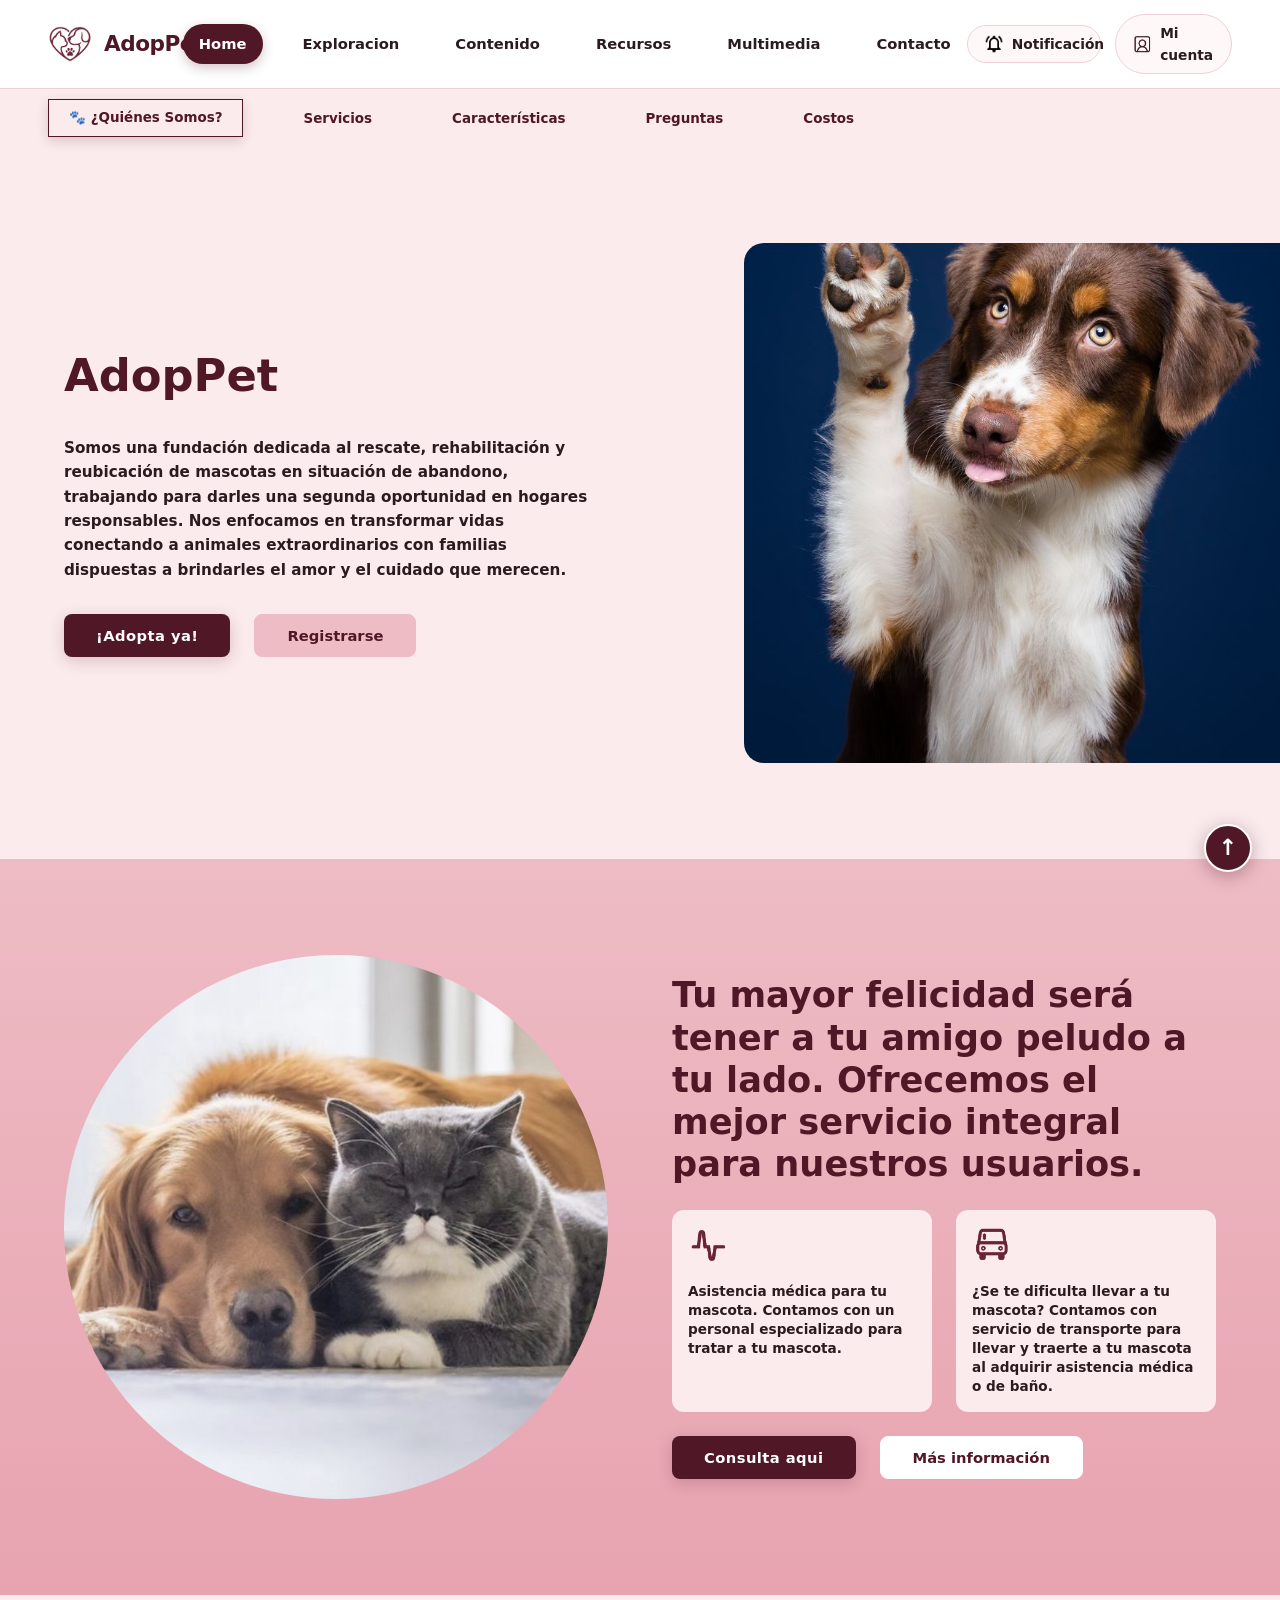
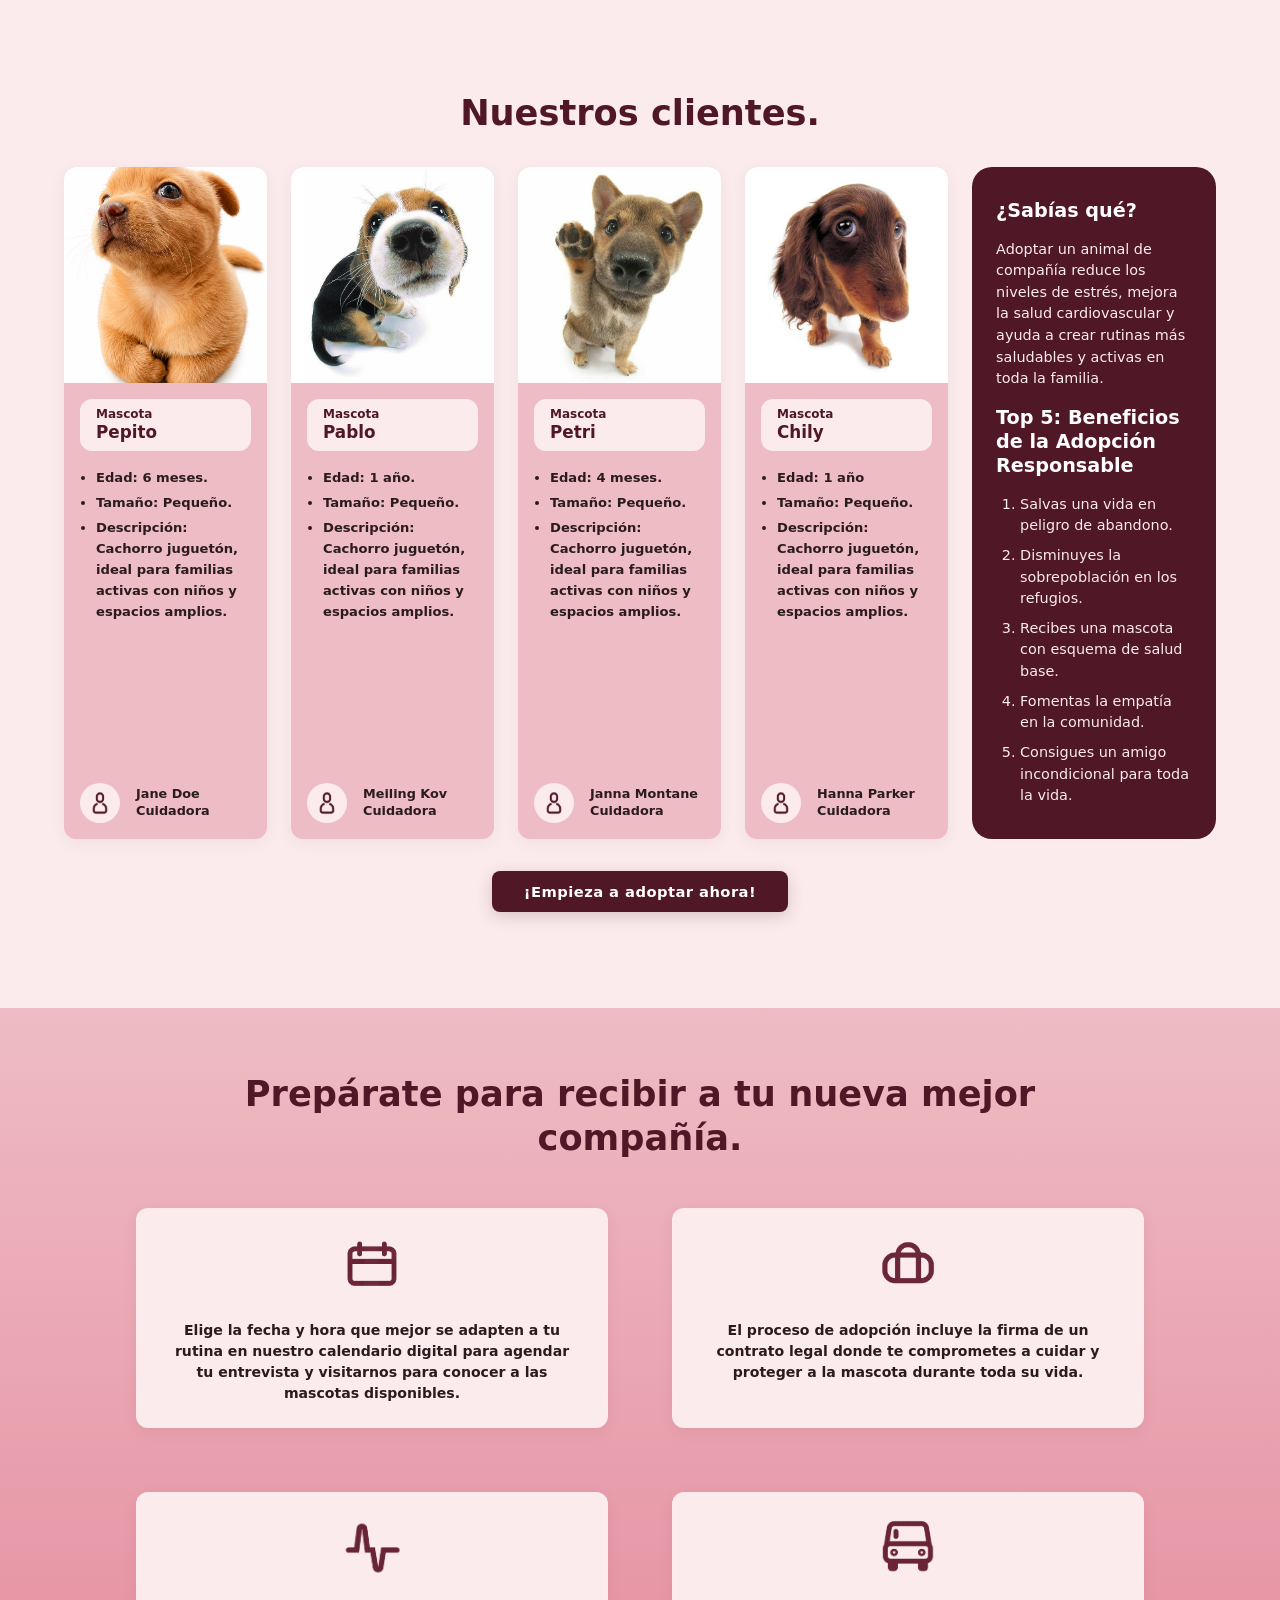
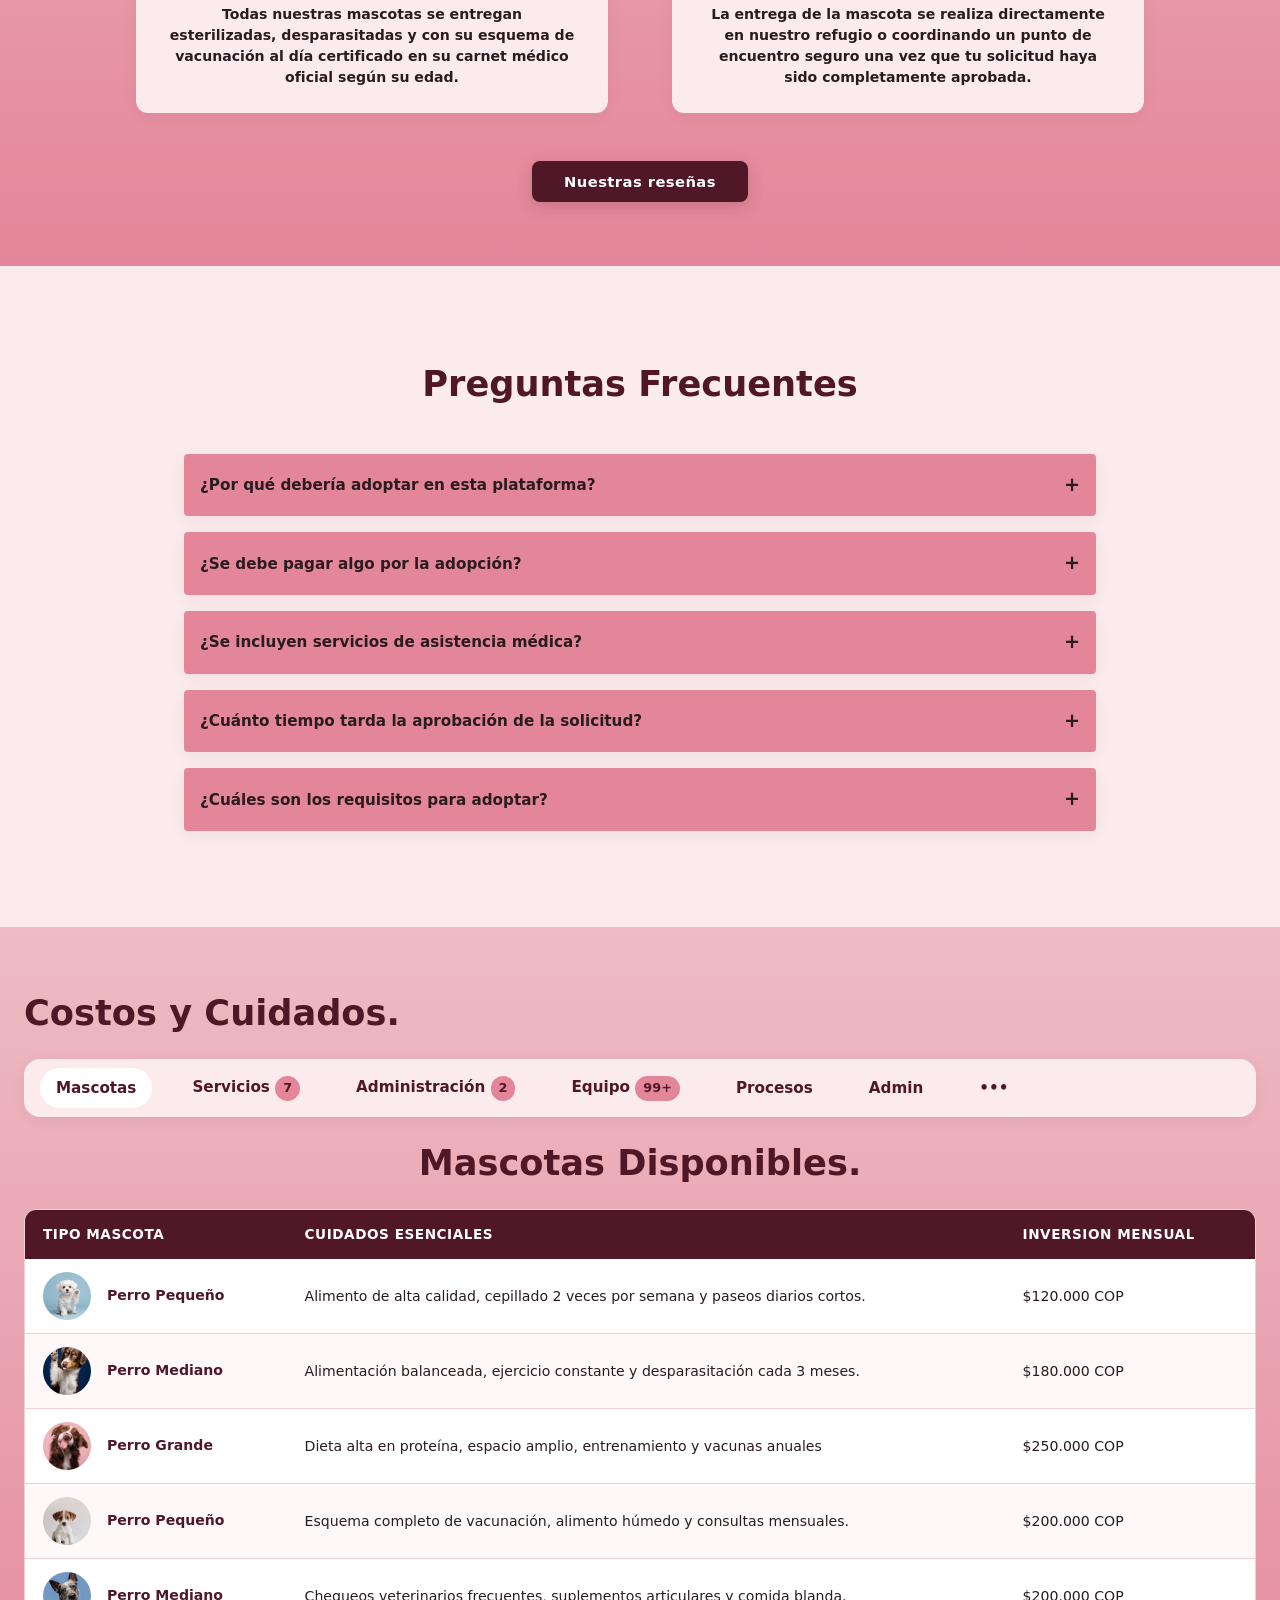
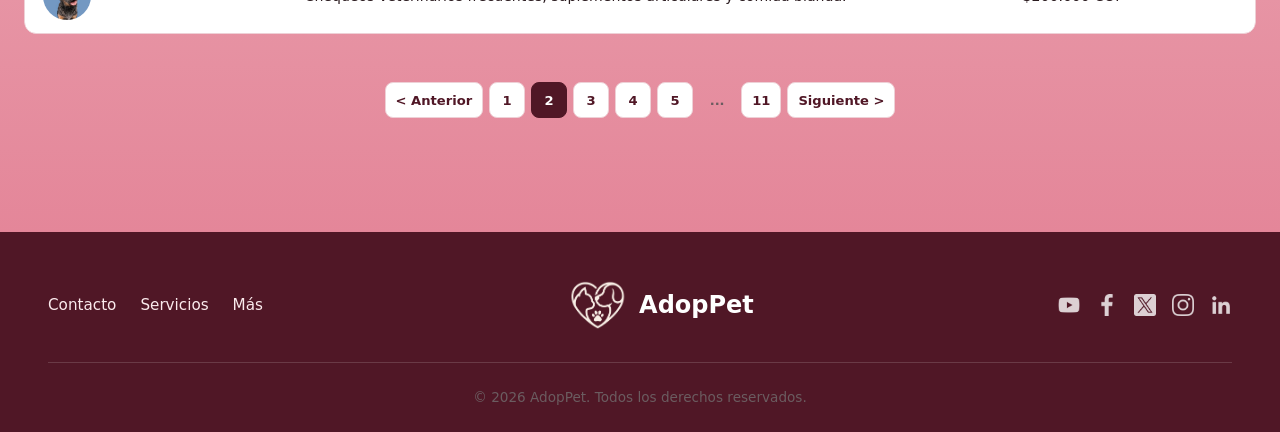
<file: index.html>
<!DOCTYPE html>
<html lang="es">

<head>
    <meta charset="UTF-8">
    <meta name="viewport" content="width=device-width, initial-scale=1.0">
    <link rel="stylesheet" href="css/estilos.css">
    <link rel="stylesheet" href="css/index.css">
    <link rel="icon" href="image/nuevoLogoAdopPet en negativo.png" type="image/png">
    <title>AdopPet Inicio</title>
</head>

<body>
    <header id="encabezado-principal-contenido" class="encabezado-principal-multimedia">
        <!-- Contenedor logo -->
        <div id="contenedor-logo" class="contenedor-logo">
            <img src="image/nuevoLogo.png" alt="Logotipo de AdopPet" class="logo-adopPet" id="logo-adopPet" width="48">
            <strong class="nombre-marca">AdopPet</strong>
        </div>

        <!-- Navegación de las páginas -->
        <nav id="navegacion-principal" class="navegacion-principal" aria-label="Navegación principal">
            <ul class="lista-nav">
                <li class="item-nav"><a href="index.html" class="activo" aria-current="page">Home</a></li>
                <li class="item-nav"><a href="exploracion.html">Exploracion</a></li>
                <li class="item-nav"><a href="contenido.html">Contenido</a></li>
                <li class="item-nav"><a href="recursos.html">Recursos</a></li>
                <li class="item-nav"><a href="multimedia.html">Multimedia</a></li>
                <li class="item-nav"><a href="contacto.html">Contacto</a></li>
            </ul>
        </nav>

        <!-- Contenedor Notificaciones y cuenta -->
        <div id="acciones-usuario" class="acciones-usuario">
            <a href="notificaciones.html" id="btn-notificaciones">
                <img src="image/icono notificacion.png" alt="Icono de notificaciones" id="icono-notificacion"
                    width="24">
                Notificación
            </a>
            <a href="cuenta.html" id="btn-cuenta">
                <img src="image/icono perfil.png" alt="Icono de mi cuenta" id="icono-cuenta" width="24">
                Mi cuenta
            </a>
        </div>
    </header>

    <main>
        <nav class="navegacion-secundaria" aria-label="Navegación de secciones de inicio">
            <ul>
                <li><a href="#quienesSomos" class="activo">&#128062; ¿Quiénes Somos?</a></li>
                <li><a href="#servicios">Servicios</a></li>
                <li><a href="#caracteristicas">Características</a></li>
                <li><a href="#preguntas">Preguntas</a></li>
                <li><a href="#costos">Costos</a></li>
            </ul>
        </nav>
        <section id="quienesSomos" class="Somos">
            <div class="Somos-Cont">
                <h1>AdopPet</h1>
                <p>
                    Somos una fundación dedicada al rescate, rehabilitación y reubicación de
                    mascotas en situación de abandono, trabajando para darles una segunda
                    oportunidad en hogares responsables. Nos enfocamos en transformar
                    vidas conectando a animales extraordinarios con familias dispuestas a brindarles
                    el amor y el cuidado que merecen.
                </p>
                <div class="Somos-boton">
                    <button class="boton-primario">¡Adopta ya!</button>
                    <button class="boton-secundario">Registrarse</button>
                </div>
            </div>
            <div class="Somos-img">
                <img src="image/perritop.jpg" alt="Mascota de AdopPet esperando un hogar">
            </div>
        </section>

        <section id="servicios" class="Servi">
            <div class="servicios-img">
                <img src="image/programa.jpg" alt="Perro y gato descansando juntos">
            </div>
            <div class="servi-cont">
                <h2>Tu mayor felicidad será tener a tu amigo peludo a tu lado. Ofrecemos
                    el mejor servicio integral para nuestros usuarios.</h2>
                <div class="Servi-detalles">
                    <div class="cont-1">
                        <img src="image/icono salud.png" alt="Icono de asistencia médica" width="60" height="60">
                        <p><strong>Asistencia médica para tu mascota. Contamos con un
                                personal especializado para tratar a tu mascota.</strong></p>
                    </div>
                    <div class="cont-2">
                        <img src="image/icono transporte.png" alt="Icono de Transporte" width="60" height="60">
                        <p> <strong>¿Se te dificulta llevar a tu mascota? Contamos con servicio de transporte para
                                llevar y traerte a tu mascota al adquirir asistencia médica o de baño.</strong></p>
                    </div>
                </div>
                <div class="Servi-boton">
                    <button class="boton-primario">Consulta aqui</button>
                    <button class="boton-secundario">Más información</button>
                </div>
            </div>
        </section>
        <section id="clientes" class="clientes">
            <h2>Nuestros clientes.</h2>
            <div class="clientes-cont">
                <article class="tarjeta-mascota">
                    <div class="mascota-img">
                        <img src="image/perri1.jpg" alt="Foto de Pepito" width="60" height="60">
                    </div>
                    <div class="mascota-info">
                        <h3>Mascota <strong>Pepito</strong></h3>
                        <ul>
                            <li><strong>Edad:</strong> 6 meses.</li>
                            <li><strong>Tamaño:</strong> Pequeño.</li>
                            <li><strong>Descripción:</strong> Cachorro juguetón, ideal para familias activas con niños y
                                espacios amplios.</li>
                        </ul>
                    </div>
                    <div class="mascota-cuidador">
                        <img src="image/icono persona.png" alt="Foto de Jane Doe" width="60" height="60">
                        <p><strong>Jane Doe</strong> Cuidadora</p>
                    </div>
                </article>

                <article class="tarjeta-mascota">
                    <div class="mascota-img">
                        <img src="image/perri2.jpg" alt="Foto de Pablo" width="60" height="60">
                    </div>
                    <div class="mascota-info">
                        <h3>Mascota <strong>Pablo</strong></h3>
                        <ul>
                            <li><strong>Edad:</strong> 1 año.</li>
                            <li><strong>Tamaño:</strong> Pequeño.</li>
                            <li><strong>Descripción:</strong> Cachorro juguetón, ideal para familias activas con niños y
                                espacios amplios.</li>
                        </ul>
                    </div>
                    <div class="mascota-cuidador">
                        <img src="image/icono persona.png" alt="Foto de Meiling Kov" width="60" height="60">
                        <p><strong>Meiling Kov</strong> Cuidadora</p>
                    </div>
                </article>


                <article class="tarjeta-mascota">
                    <div class="mascota-img">
                        <img src="image/perri3.jpg" alt="Foto de Petri" width="60" height="60">
                    </div>
                    <div class="mascota-info">
                        <h3>Mascota <strong>Petri</strong></h3>
                        <ul>
                            <li><strong>Edad:</strong> 4 meses.</li>
                            <li><strong>Tamaño:</strong> Pequeño.</li>
                            <li><strong>Descripción:</strong> Cachorro juguetón, ideal para familias activas con niños y
                                espacios amplios.</li>
                        </ul>
                    </div>
                    <div class="mascota-cuidador">
                        <img src="image/icono persona.png" alt="Foto de Janna Montane" width="60" height="60">
                        <p><strong>Janna Montane</strong> Cuidadora</p>
                    </div>
                </article>
                <article class="tarjeta-mascota">
                    <div class="mascota-img">
                        <img src="image/perri4.jpg" alt="Foto de Chily" width="60" height="60">
                    </div>
                    <div class="mascota-info">
                        <h3>Mascota <strong>Chily</strong></h3>
                        <ul>
                            <li><strong>Edad:</strong> 1 año</li>
                            <li><strong>Tamaño:</strong> Pequeño.</li>
                            <li><strong>Descripción:</strong> Cachorro juguetón, ideal para familias activas con niños y
                                espacios amplios.</li>
                        </ul>
                    </div>
                    <div class="mascota-cuidador">
                        <img src="image/icono persona.png" alt="Foto de Hanna Parker" width="60" height="60">
                        <p><strong>Hanna Parker</strong> Cuidadora</p>
                    </div>
                </article>
                <aside class="datos-curiosos">
                    <h3>¿Sabías qué?</h3>
                    <p>Adoptar un animal de compañía reduce los niveles de estrés, mejora la salud cardiovascular y
                        ayuda a
                        crear rutinas más saludables y activas en toda la familia.</p>
                    <h3>Top 5: Beneficios de la Adopción Responsable</h3>
                    <ol>
                        <li>Salvas una vida en peligro de abandono.</li>
                        <li>Disminuyes la sobrepoblación en los refugios.</li>
                        <li>Recibes una mascota con esquema de salud base.</li>
                        <li>Fomentas la empatía en la comunidad.</li>
                        <li>Consigues un amigo incondicional para toda la vida.</li>
                    </ol>
                </aside>
            </div>
            <div class="clientes-boton">
                <button class="boton-primario">¡Empieza a adoptar ahora!</button>
            </div>
        </section>

        <section id="caracteristicas" class="Caracter">
            <h2>Prepárate para recibir a tu nueva mejor compañía.</h2>
            <div class="caracter-prinl">
                <div class="bloq-1">
                    <img src="image/icono calendario.png" alt="Icono de calendario" width="100" height="100">
                    <p>Elige la fecha y hora que mejor se adapten a tu rutina en nuestro
                        calendario digital para agendar tu entrevista y visitarnos
                        para conocer a las mascotas disponibles.</p>
                </div>

                <div class="caracter-2">
                    <img src="image/icono contrato.png" alt="Icono de contrato" width="100" height="100">
                    <p>El proceso de adopción incluye la firma de un contrato
                        legal donde te comprometes a cuidar y proteger a la mascota
                        durante toda su vida.</p>
                </div>
                <div class="caracter-3">
                    <img src="image/icono salud.png" alt="Icono de salud" width="100" height="100">
                    <p>Todas nuestras mascotas se entregan esterilizadas, desparasitadas y con su esquema
                        de vacunación al día certificado en su carnet médico oficial según su edad.</p>
                </div>
                <div class="caracter-4">
                    <img src="image/icono transporte.png" alt="Icono de transporte" width="100" height="100">
                    <p>La entrega de la mascota se realiza directamente en nuestro refugio o coordinando
                        un punto de encuentro seguro una vez que tu solicitud haya sido completamente
                        aprobada.</p>
                </div>
            </div>
            <div class="caracter-boton">
                <button class="boton-primario">Nuestras reseñas</button>
            </div>
        </section>

        <section id="preguntas" class="preguntas">
            <h2>Preguntas Frecuentes</h2>
            <div class="lista-pe">
                <details>
                    <summary>¿Por qué debería adoptar en esta plataforma?</summary>
                    <p>Garantizamos el estado de salud, vacunación y
                        acompañamiento continuo para tu nueva mascota.</p>
                </details>
                <details>
                    <summary>¿Se debe pagar algo por la adopción?</summary>
                    <p>El proceso de adopción es totalmente gratuito. Solo se solicita un aporte voluntario opcional
                        para apoyar el carnet médico y las vacunas del peludito.</p>
                </details>
                <details>
                    <summary>¿Se incluyen servicios de asistencia médica?</summary>
                    <p>Sí, entregamos a las mascotas desparasitadas, esterilizadas y con su primera consulta
                        de control veterinario incluida sin costo adicional.</p>
                </details>
                <details>
                    <summary>¿Cuánto tiempo tarda la aprobación de la solicitud?</summary>
                    <p>Nuestro equipo evalúa el formulario y agenda la entrevista en un plazo de
                        24 a 48 horas hábiles después de realizar la solicitud.</p>
                </details>
                <details>
                    <summary>¿Cuáles son los requisitos para adoptar?</summary>
                    <p>Ser mayor de edad, presentar una copia de tu documento de identidad, comprobante de domicilio y
                        disponer de un espacio adecuado para el bienestar del animal.</p>
                </details>
            </div>
        </section>
        <section id="costos">

            <h2>Costos y Cuidados. </h2>
            <nav class="costycuidados-nav">
                <ul>
                    <li><a href="#mascotas" class="nav-act">Mascotas</a></li>
                    <li><a href="#servicios">Servicios <span>7</span></a></li>
                    <li><a href="#administracion">Administración <span>2</span></a></li>
                    <li><a href="#equipo">Equipo <span>99+</span></a></li>
                    <li><a href="#procesos">Procesos</a></li>
                    <li><a href="#admin">Admin</a></li>
                    <li><a href="#mas">•••</a></li>
                </ul>
            </nav>
            <h3>Mascotas Disponibles.</h3>
            <div class="contenedor-tabla">
                <table class="tabla-datos tbla-mascot">
                    <thead>
                        <tr>
                            <th>Tipo Mascota</th>
                            <th>Cuidados Esenciales</th>
                            <th>Inversion Mensual</th>
                        </tr>
                    </thead>
                    <tbody>
                        <tr>
                            <td><img src="image/perro3.jpg" alt="Icono de la mascota" width="40" height="40">Perro
                                Pequeño
                            </td>
                            <td>Alimento de alta calidad, cepillado 2 veces por
                                semana y paseos diarios cortos.</td>
                            <td>$120.000 COP</td>
                        </tr>
                        <tr>
                            <td><img src="image/perritop.jpg" alt="Icono de la mascota" width="40" height="40">Perro
                                Mediano</td>
                            <td>Alimentación balanceada, ejercicio constante y desparasitación cada 3 meses.</td>
                            <td>$180.000 COP</td>
                        </tr>
                        <tr>
                            <td><img src="image/perro.jpg" alt="Icono de la mascota" width="40" height="40">Perro Grande
                            </td>
                            <td>Dieta alta en proteína, espacio amplio, entrenamiento y vacunas anuales</td>
                            <td>$250.000 COP</td>
                        </tr>
                        <tr>
                            <td><img src="image/perro4.jpg" alt="Icono de la mascota" width="40" height="40">Perro
                                Pequeño
                            </td>
                            <td>Esquema completo de vacunación, alimento húmedo y consultas mensuales.</td>
                            <td>$200.000 COP</td>
                        </tr>
                        <tr>
                            <td><img src="image/perro5.jpg" alt="Icono de la mascota" width="40" height="40">Perro
                                Mediano
                            </td>
                            <td>Chequeos veterinarios frecuentes, suplementos articulares y comida blanda.</td>
                            <td>$200.000 COP</td>
                        </tr>
                    </tbody>
                </table>
            </div>
            <div class="num-pag paginacion-tabla">
                <a href="#anterior" class="anter-boton">&lt; Anterior</a>
                <a href="#p1">1</a>
                <a href="#p2" class="pag-actual activo">2</a>
                <a href="#p1">3</a>
                <a href="#p1">4</a>
                <a href="#p1">5</a>
                <span>...</span>
                <a href="#p1">11</a>
                <a href="#siguient" class="siguient-boton">Siguiente &gt;</a>
            </div>
        </section>
    </main>
    <footer class="pie-de-pagina">
        <div class="contenedor-pie">
            <nav class="enlaces-pie" aria-label="Enlaces del pie de página">
                <ul>
                    <li><a href="contacto.html">Contacto</a></li>
                    <li><a href="servicios.html">Servicios</a></li>
                    <li><a href="#">Más</a></li>
                </ul>
            </nav>

            <div class="logo-pie">
                <img src="image/nuevoLogoAdopPet en negativo.png" alt="Logotipo AdopPet" width="60">
                <a href="index.html">AdopPet</a>
            </div>

            <nav class="redes-sociales" aria-label="Redes sociales">
                <ul>
                    <li><a href="https://youtube.com" target="_blank" aria-label="YouTube"><img src="image/youtube logo.png" alt="YouTube" width="24"></a></li>
                    <li><a href="https://facebook.com" target="_blank" aria-label="Facebook"><img src="image/icono facebook.png" alt="Facebook" width="24"></a></li>
                    <li><a href="https://twitter.com" target="_blank" aria-label="Twitter"><img src="image/logo x.png" alt="Twitter" width="24"></a></li>
                    <li><a href="https://instagram.com" target="_blank" aria-label="Instagram"><img src="image/logo instagram.png" alt="Instagram" width="24"></a></li>
                    <li><a href="https://linkedin.com" target="_blank" aria-label="LinkedIn"><img src="image/linkedin.png" alt="LinkedIn" width="24"></a></li>
                </ul>
            </nav>
        </div>

        <div class="derechos-autor">
            <p><small>&copy; 2026 AdopPet. Todos los derechos reservados.</small></p>
        </div>
    </footer>
    <!-- Enlace fijo para volver arriba -->
    <a href="#" id="volver-arriba" class="btn-volver-arriba" aria-label="Volver arriba">&uarr;</a>
</body>

</html>
</file>
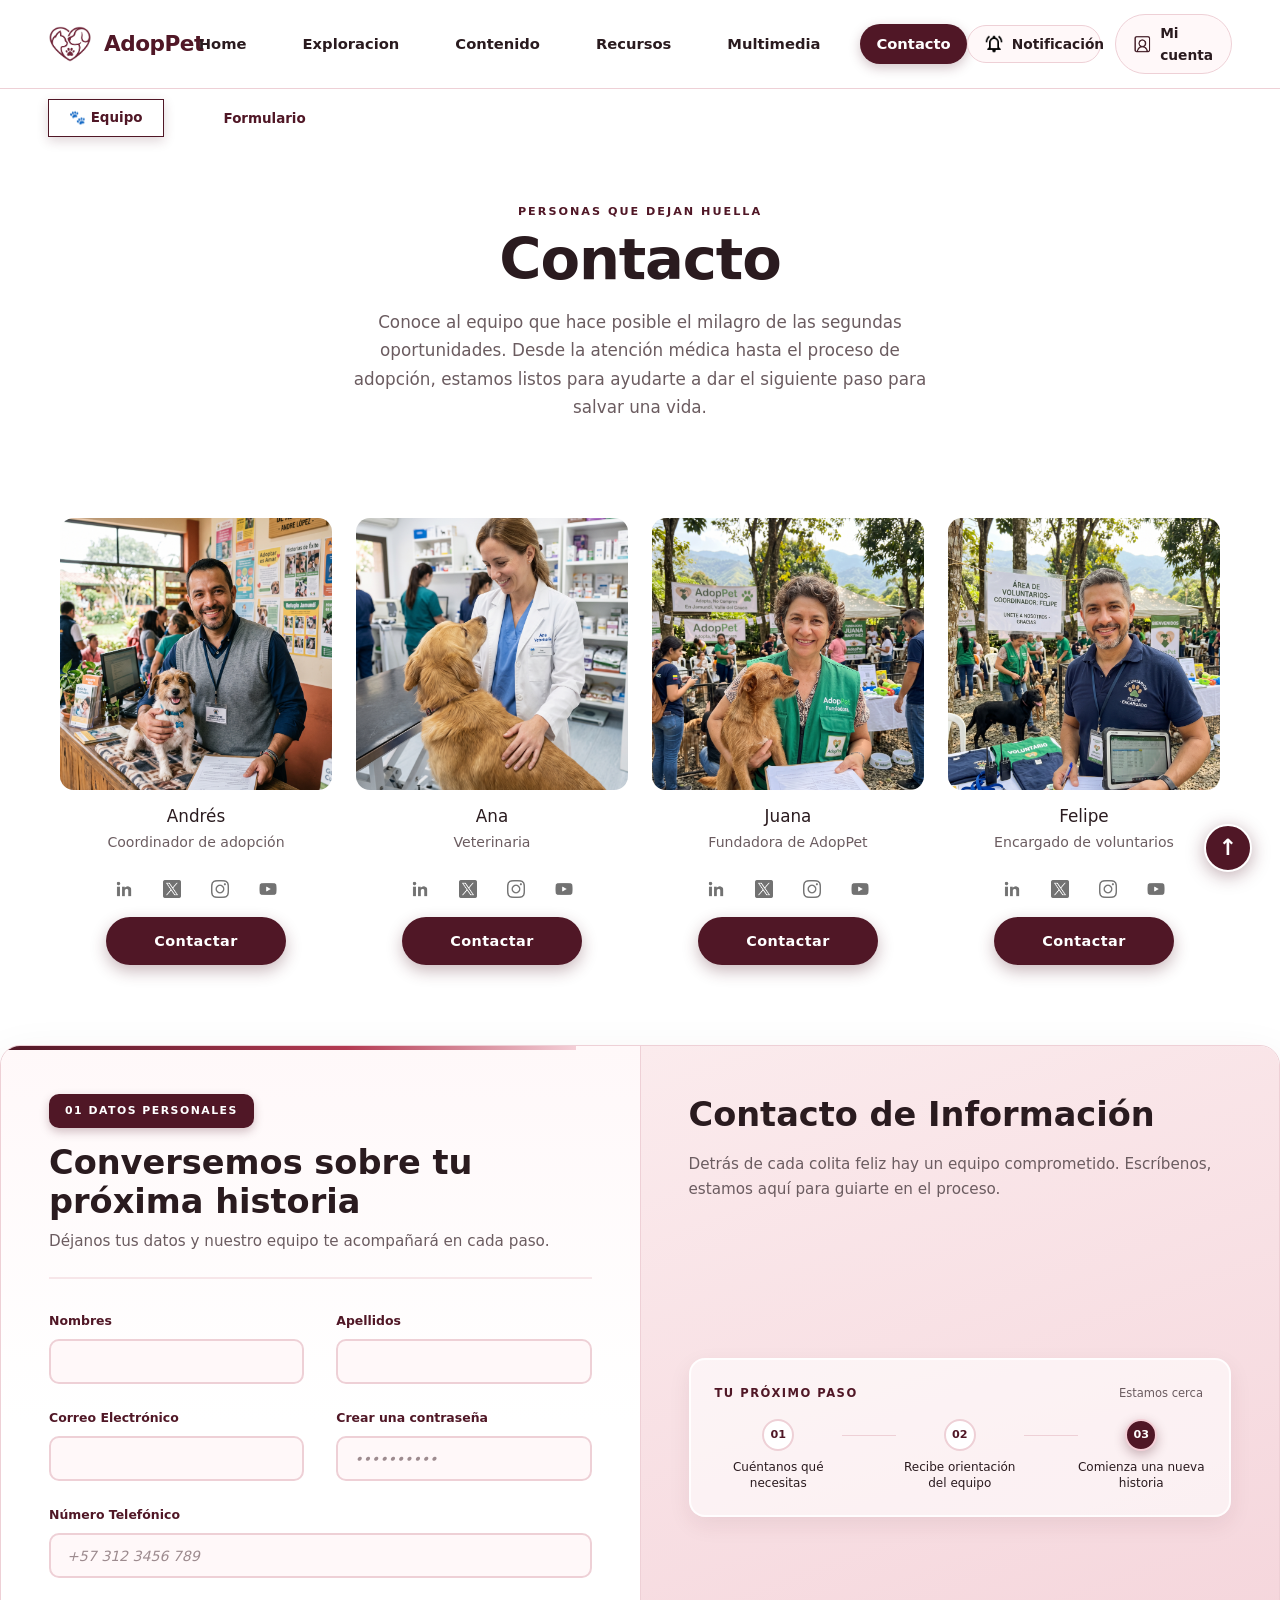
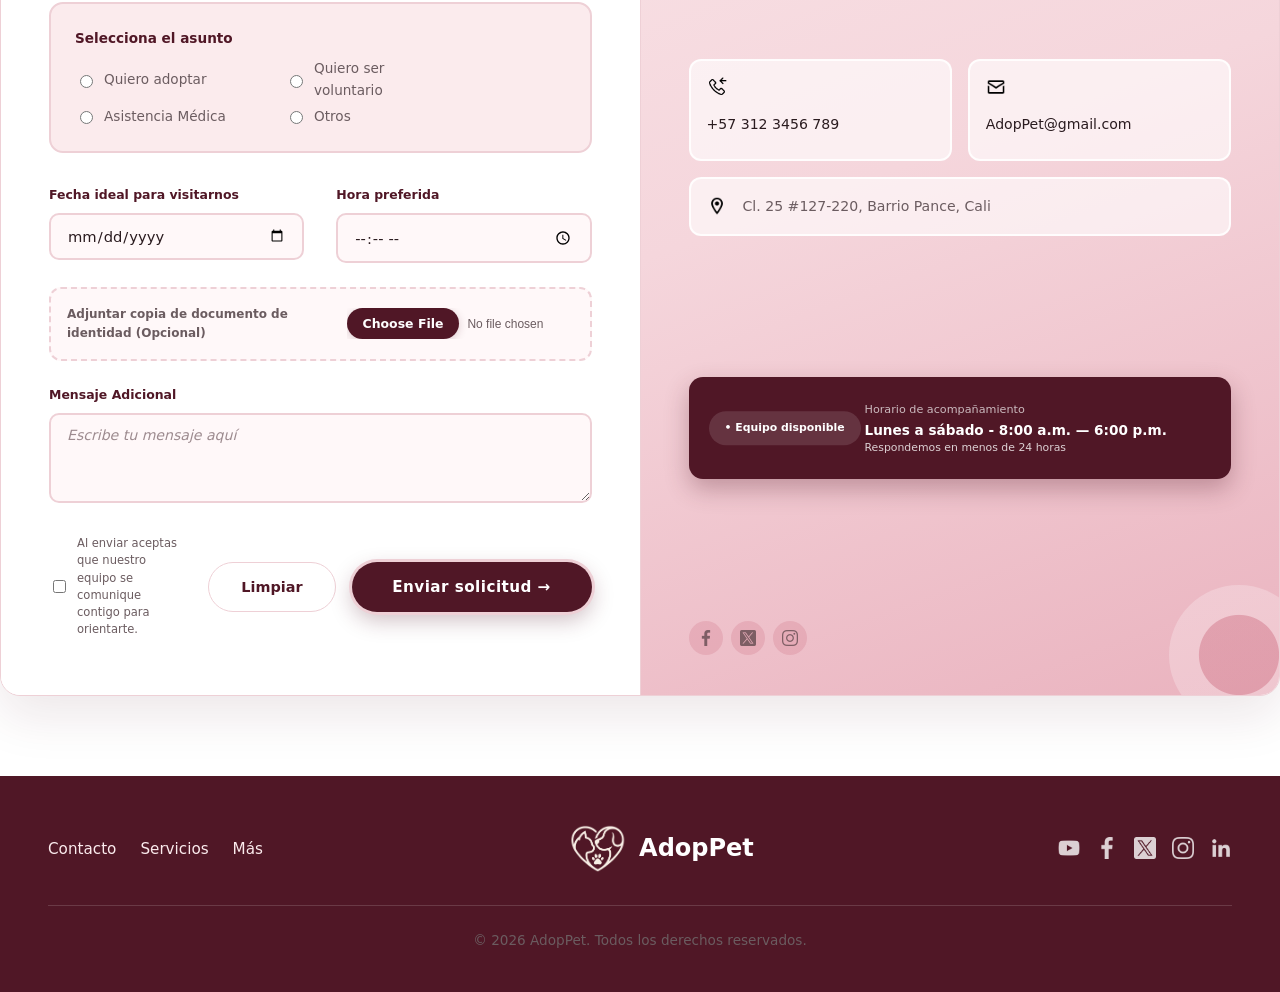
<file: contacto.html>
<!DOCTYPE html>
<html lang="es">

<head>
    <meta charset="UTF-8">
    <meta name="viewport" content="width=device-width, initial-scale=1.0">
    <link rel="icon" href="image/nuevoLogoAdopPet en negativo.png" type="image/png">
    <title>AdopPet - Contacto</title>

    <link rel="stylesheet" href="css/estilos.css">

    <link rel="stylesheet" href="css/contacto.css">
</head>

<body>

    <!-- ================= ENCABEZADO PRINCIPAL ================= -->
    <header id="encabezado-principal-contacto" class="encabezado-principal-multimedia">
        <!-- Contenedor logo -->
        <div id="contenedor-logo" class="contenedor-logo">
            <img src="image/nuevoLogo.png" alt="Logotipo de AdopPet" class="logo-adopPet" id="logo-adopPet" width="48">
            <strong class="nombre-marca">AdopPet</strong>
        </div>

        <!-- Navegación de las páginas -->
        <nav id="navegacion-principal" class="navegacion-principal" aria-label="Navegación principal">
            <ul class="lista-nav">
                <li class="item-nav"><a href="index.html">Home</a></li>
                <li class="item-nav"><a href="exploracion.html">Exploracion</a></li>
                <li class="item-nav"><a href="contenido.html">Contenido</a></li>
                <li class="item-nav"><a href="recursos.html">Recursos</a></li>
                <li class="item-nav"><a href="multimedia.html">Multimedia</a></li>
                <li class="item-nav"><a href="contacto.html" class="activo" aria-current="page">Contacto</a></li>
            </ul>
        </nav>

        <!-- Contenedor Notificaciones y cuenta -->
        <div id="acciones-usuario" class="acciones-usuario">
            <a href="notificaciones.html" id="btn-notificaciones">
                <img src="image/icono notificacion.png" alt="Icono de notificaciones" id="icono-notificacion"
                    width="24">
                Notificación
            </a>
            <a href="cuenta.html" id="btn-cuenta">
                <img src="image/icono perfil.png" alt="Icono de mi cuenta" id="icono-cuenta" width="24">
                Mi cuenta
            </a>
        </div>
    </header>

    <!-- ================= CONTENIDO PRINCIPAL ================= -->
    <main>
        <!-- Navegación secundaria de la página -->
        <nav class="navegacion-secundaria" id="navegacion-secundaria-contacto"
            aria-label="Navegación de secciones de exploración">
            <ul>
                <li><a href="#equipo-contacto" class="activo">&#128062; Equipo</a></li>
                <li><a href="#contacto-principal">Formulario</a></li>
            </ul>
        </nav>


        <!-- Cabecera principal -->
        <section class="cabecera-contacto">
            <h1 class="titulo-principal" id="titulo-principal">Contacto</h1>
            <p class="descripcion-contacto">Conoce al equipo que hace posible el milagro de las segundas oportunidades.
                Desde la atención médica hasta el proceso de adopción, estamos listos para ayudarte a dar el siguiente
                paso para salvar una vida.</p>
        </section>

        <!-- Sección de la vista del equipo -->
        <section id="equipo-contacto" class="seccion-equipo">
            <h2>Nuestro Equipo</h2>
            <!-- Lista del equipo -->
            <ul class="lista-equipo">
                <!-- Miembro 1 -->
                <li class="item-miembro">
                    <article class="targeta-miembro">
                        <figure class="foto-miembro">
                            <img src="image/Fotografia Andre.jpg" alt="Fotografía de Andrés, Coordinador de adopción"
                                width="200">
                        </figure>
                        <h3 class="nombre-miembro">Andrés</h3>
                        <p class="cargo-miembro">Coordinador de adopción</p>
                        <nav class="redes-miebro" aria-label="Redes sociales de Andrés">
                            <ul class="lista-redes-miembro">
                                <li><a href="#" aria-label="LinkedIn de Andrés"><img src="image/linkedin.png"
                                            alt="LinkedIn" width="20"></a></li>
                                <li><a href="#" aria-label="X de Andrés"><img src="image/logo x.png" alt="X"
                                            width="20"></a></li>
                                <li><a href="#" aria-label="Instagram de Andrés"><img src="image/logo instagram.png"
                                            alt="Instagram" width="20"></a></li>
                                <li><a href="#" aria-label="YouTube de Andrés"><img src="image/youtube logo.png"
                                            alt="YouTube" width="20"></a></li>
                            </ul>
                        </nav>
                        <button type="button" class="btn-contactar">Contactar</button>
                    </article>
                </li>

                <!-- Miembro 2 -->
                <li class="item-miembro">
                    <article class="targeta-miembro">
                        <figure class="foto-miembro">
                            <img src="image/Fotografia ana.jpg" alt="Fotografía de Ana, Veterinaria" width="200">
                        </figure>
                        <h3 class="nombre-miembro">Ana</h3>
                        <p class="cargo-miembro">Veterinaria</p>
                        <nav class="redes-miebro" aria-label="Redes sociales de Ana">
                            <ul class="lista-redes-miembro">
                                <li><a href="#" aria-label="LinkedIn de Ana"><img src="image/linkedin.png"
                                            alt="LinkedIn" width="20"></a></li>
                                <li><a href="#" aria-label="X de Ana"><img src="image/logo x.png" alt="X"
                                            width="20"></a></li>
                                <li><a href="#" aria-label="Instagram de Ana"><img src="image/logo instagram.png"
                                            alt="Instagram" width="20"></a></li>
                                <li><a href="#" aria-label="YouTube de Ana"><img src="image/youtube logo.png"
                                            alt="YouTube" width="20"></a></li>
                            </ul>
                        </nav>
                        <button type="button" class="btn-contactar">Contactar</button>
                    </article>
                </li>

                <!-- Miembro 3 -->
                <li class="item-miembro">
                    <article class="targeta-miembro">
                        <figure class="foto-miembro">
                            <img src="image/Fotografia juana.jpg" alt="Fotografía de Juana, Fundadora de AdopPet"
                                width="200">
                        </figure>
                        <h3 class="nombre-miembro">Juana</h3>
                        <p class="cargo-miembro">Fundadora de AdopPet</p>
                        <nav class="redes-miebro" aria-label="Redes sociales de Juana">
                            <ul class="lista-redes-miembro">
                                <li><a href="#" aria-label="LinkedIn de Juana"><img src="image/linkedin.png"
                                            alt="LinkedIn" width="20"></a></li>
                                <li><a href="#" aria-label="X de Juana"><img src="image/logo x.png" alt="X"
                                            width="20"></a></li>
                                <li><a href="#" aria-label="Instagram de Juana"><img src="image/logo instagram.png"
                                            alt="Instagram" width="20"></a></li>
                                <li><a href="#" aria-label="YouTube de Juana"><img src="image/youtube logo.png"
                                            alt="YouTube" width="20"></a></li>
                            </ul>
                        </nav>
                        <button type="button" class="btn-contactar">Contactar</button>
                    </article>
                </li>

                <!-- Miembro 4 -->
                <li class="item-miembro">
                    <article class="targeta-miembro">
                        <figure class="foto-miembro">
                            <img src="image/Fotografia Felipe.jpg" alt="Fotografía de Felipe, Encargado de voluntarios"
                                width="200">
                        </figure>
                        <h3 class="nombre-miembro">Felipe</h3>
                        <p class="cargo-miembro">Encargado de voluntarios</p>
                        <nav class="redes-miebro" aria-label="Redes sociales de Felipe">
                            <ul class="lista-redes-miembro">
                                <li><a href="#" aria-label="LinkedIn de Felipe"><img src="image/linkedin.png"
                                            alt="LinkedIn" width="20"></a></li>
                                <li><a href="#" aria-label="X de Felipe"><img src="image/logo x.png" alt="X"
                                            width="20"></a></li>
                                <li><a href="#" aria-label="Instagram de Felipe"><img src="image/logo instagram.png"
                                            alt="Instagram" width="20"></a></li>
                                <li><a href="#" aria-label="YouTube de Felipe"><img src="image/youtube logo.png"
                                            alt="YouTube" width="20"></a></li>
                            </ul>
                        </nav>
                        <button type="button" class="btn-contactar">Contactar</button>
                    </article>
                </li>
            </ul>
        </section>

        <!-- Sección de formulario de contacto -->
        <section id="contacto-principal" class="seccion-contacto">
            <article class="columna-formulario">
                <div class="cabecera-form">
                    <span class="etiqueta-form">01 DATOS PERSONALES</span>
                    <h3>Conversemos sobre tu próxima historia</h3>
                    <p>Déjanos tus datos y nuestro equipo te acompañará en cada paso.</p>
                </div>

                <!-- Formulario -->
                <form action="#" method="POST" enctype="multipart/form-data">

                    <div class="form-grid-2">
                        <div class="form-grupo">
                            <label for="nombres">Nombres</label>
                            <input type="text" id="nombres" name="nombres" required>
                        </div>
                        <div class="form-grupo">
                            <label for="apellidos">Apellidos</label>
                            <input type="text" id="apellidos" name="apellidos" required>
                        </div>
                    </div>

                    <div class="form-grid-2">
                        <div class="form-grupo">
                            <label for="correo">Correo Electrónico</label>
                            <input type="email" id="correo" name="correo" required>
                        </div>
                        <div class="form-grupo">
                            <label for="clave">Crear una contraseña</label>
                            <input type="password" id="clave" name="clave" placeholder="••••••••••">
                        </div>
                    </div>

                    <div class="form-grupo">
                        <label for="telefono">Número Telefónico</label>
                        <input type="tel" id="telefono" name="telefono" placeholder="+57 312 3456 789">
                    </div>

                    <div class="form-grupo">
                        <label>Selecciona el asunto</label>
                        <div class="radio-grid">
                            <label class="radio-label"><input type="radio" name="asunto" value="adoptar"> Quiero
                                adoptar</label>
                            <label class="radio-label"><input type="radio" name="asunto" value="voluntario"> Quiero ser
                                voluntario</label>
                            <label class="radio-label"><input type="radio" name="asunto" value="medica"> Asistencia
                                Médica</label>
                            <label class="radio-label"><input type="radio" name="asunto" value="otros"> Otros</label>
                        </div>
                    </div>

                    <div class="form-grid-2">
                        <div class="form-grupo">
                            <label for="fecha_visita">Fecha ideal para visitarnos</label>
                            <input type="date" id="fecha_visita" name="fecha_visita">
                        </div>
                        <div class="form-grupo">
                            <label for="hora_visita">Hora preferida</label>
                            <input type="time" id="hora_visita" name="hora_visita">
                        </div>
                    </div>

                    <div class="form-grupo archivo-grupo">
                        <label for="documento">Adjuntar copia de documento de identidad (Opcional)</label>
                        <input type="file" id="documento" name="documento" accept="image/*,.pdf">
                    </div>

                    <div class="form-grupo">
                        <label for="mensaje">Mensaje Adicional</label>
                        <textarea id="mensaje" name="mensaje" rows="3" placeholder="Escribe tu mensaje aquí"></textarea>
                    </div>

                    <div class="acciones-formulario">
                        <label class="terminos-label">
                            <input type="checkbox" id="terminos" name="terminos" required>
                            Al enviar aceptas que nuestro equipo se comunique contigo para orientarte.
                        </label>
                        <div class="botones-formulario">
                            <button type="reset" class="btn-limpiar">Limpiar</button>
                            <button type="submit" class="btn-enviar">Enviar solicitud &rarr;</button>
                        </div>
                    </div>
                </form>
            </article>

            <!-- Contacto de información -->
            <aside class="columna-info-contacto">
                <h3 class="titulo-info">Contacto de Información</h3>
                <p class="texto-info">Detrás de cada colita feliz hay un equipo comprometido. Escríbenos, estamos aquí
                    para guiarte en el proceso.</p>

                <!-- Tarjeta Tu Próximo Paso según mockup -->
                <div class="tarjeta-pasos">
                    <span class="subtitulo-pasos">TU PRÓXIMO PASO</span>
                    <div class="linea-pasos">
                        <div class="paso">
                            <span class="numero-paso">01</span>
                            <p class="desc-paso">Cuéntanos qué necesitas</p>
                        </div>
                        <div class="conector-paso"></div>
                        <div class="paso">
                            <span class="numero-paso">02</span>
                            <p class="desc-paso">Recibe orientación del equipo</p>
                        </div>
                        <div class="conector-paso"></div>
                        <div class="paso paso-activo">
                            <span class="numero-paso">03</span>
                            <p class="desc-paso">Comienza una nueva historia</p>
                        </div>
                    </div>
                </div>

                <!-- Lista de datos -->
                <ul class="lista-datos-contacto">
                    <li>
                        <img src="image/icono-llamada.png" alt="Teléfono" width="30">
                        +57 312 3456 789
                    </li>
                    <li>
                        <img src="image/icono-correo.png" alt="Correo" width="30">
                        AdopPet@gmail.com
                    </li>
                    <li class="ubicacion-completa"><img src="image/icono-ubicacion.png" alt="Ubicación" width="24"> Cl.
                        25 #127-220, Barrio Pance, Cali</li>
                </ul>

                <!-- Banner de Horario según mockup -->
                <div class="banner-horario">
                    <div class="icono-horario">🕒</div>
                    <div class="info-horario">
                        <span class="estado-horario">• Equipo disponible</span>
                        <strong>Horario de acompañamiento</strong>
                        <p>Lunes a sábado - 8:00 a.m. — 6:00 p.m. <small>Respondemos en menos de 24 horas</small></p>
                    </div>
                </div>

                <nav class="redes-contacto" aria-label="Redes sociales de contacto">
                    <ul class="lista-redes-pequena">
                        <li><a href="#" aria-label="Facebook"><img src="image/icono facebook.png" alt="Facebook"
                                    width="24"></a></li>
                        <li><a href="#" aria-label="X"><img src="image/logo x.png" alt="X" width="24"></a></li>
                        <li><a href="#" aria-label="Instagram"><img src="image/logo instagram.png" alt="Instagram"
                                    width="24"></a></li>
                    </ul>
                </nav>
            </aside>

        </section>
    </main>

    <!-- ================= PIE DE PÁGINA ================= -->
    <footer class="pie-de-pagina">
        <div class="contenedor-pie">
            <nav class="enlaces-pie" aria-label="Enlaces del pie de página">
                <ul>
                    <li><a href="contacto.html">Contacto</a></li>
                    <li><a href="servicios.html">Servicios</a></li>
                    <li><a href="#">Más</a></li>
                </ul>
            </nav>

            <div class="logo-pie">
                <img src="image/nuevoLogoAdopPet en negativo.png" alt="Logotipo AdopPet" width="60">
                <a href="index.html">AdopPet</a>
            </div>

            <nav class="redes-sociales" aria-label="Redes sociales">
                <ul>
                    <li><a href="https://youtube.com" target="_blank" aria-label="YouTube"><img
                                src="image/youtube logo.png" alt="YouTube" width="24"></a></li>
                    <li><a href="https://facebook.com" target="_blank" aria-label="Facebook"><img
                                src="image/icono facebook.png" alt="Facebook" width="24"></a></li>
                    <li><a href="https://twitter.com" target="_blank" aria-label="Twitter"><img src="image/logo x.png"
                                alt="Twitter" width="24"></a></li>
                    <li><a href="https://instagram.com" target="_blank" aria-label="Instagram"><img
                                src="image/logo instagram.png" alt="Instagram" width="24"></a></li>
                    <li><a href="https://linkedin.com" target="_blank" aria-label="LinkedIn"><img
                                src="image/linkedin.png" alt="LinkedIn" width="24"></a></li>
                </ul>
            </nav>
        </div>

        <div class="derechos-autor">
            <p><small>&copy; 2026 AdopPet. Todos los derechos reservados.</small></p>
        </div>
    </footer>
    <!-- Enlace fijo para volver arriba -->

    <a href="#" id="volver-arriba" class="btn-volver-arriba" aria-label="Volver arriba">&uarr;</a>

</body>

</html>
</file>
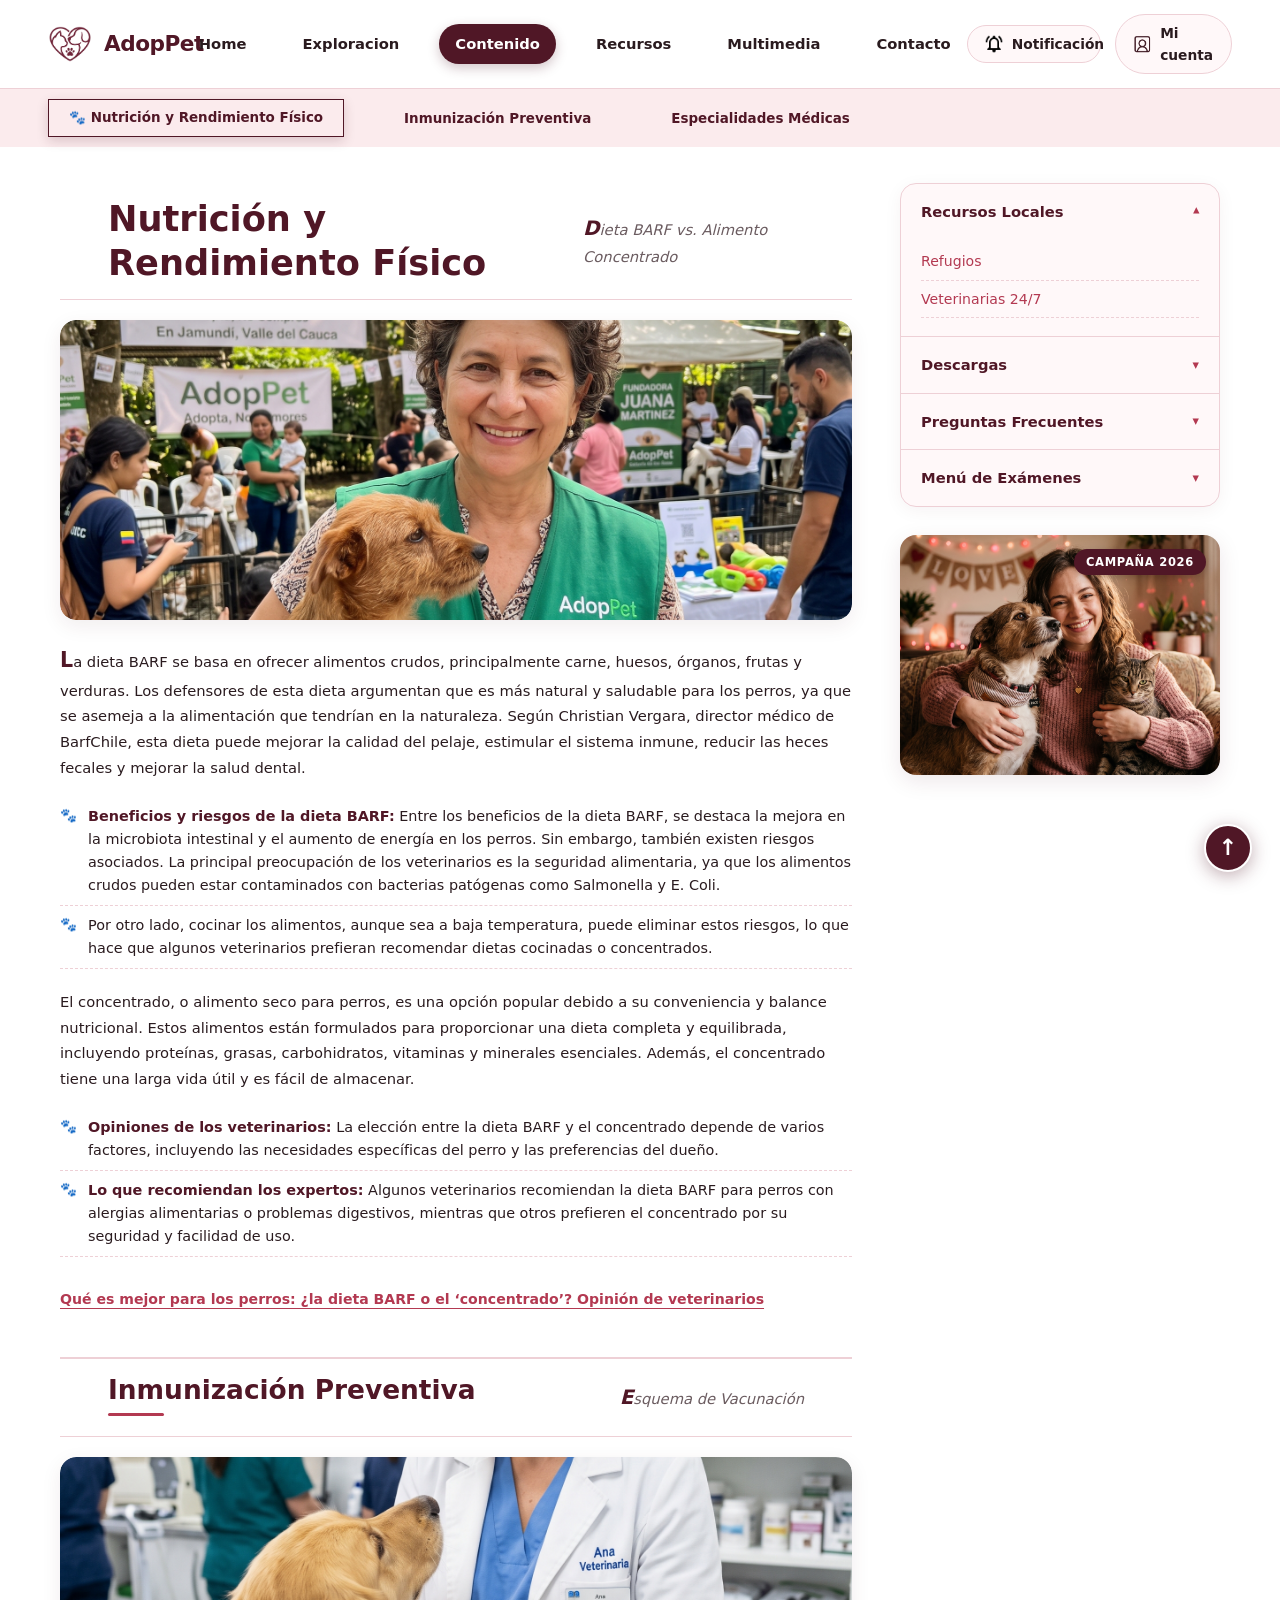
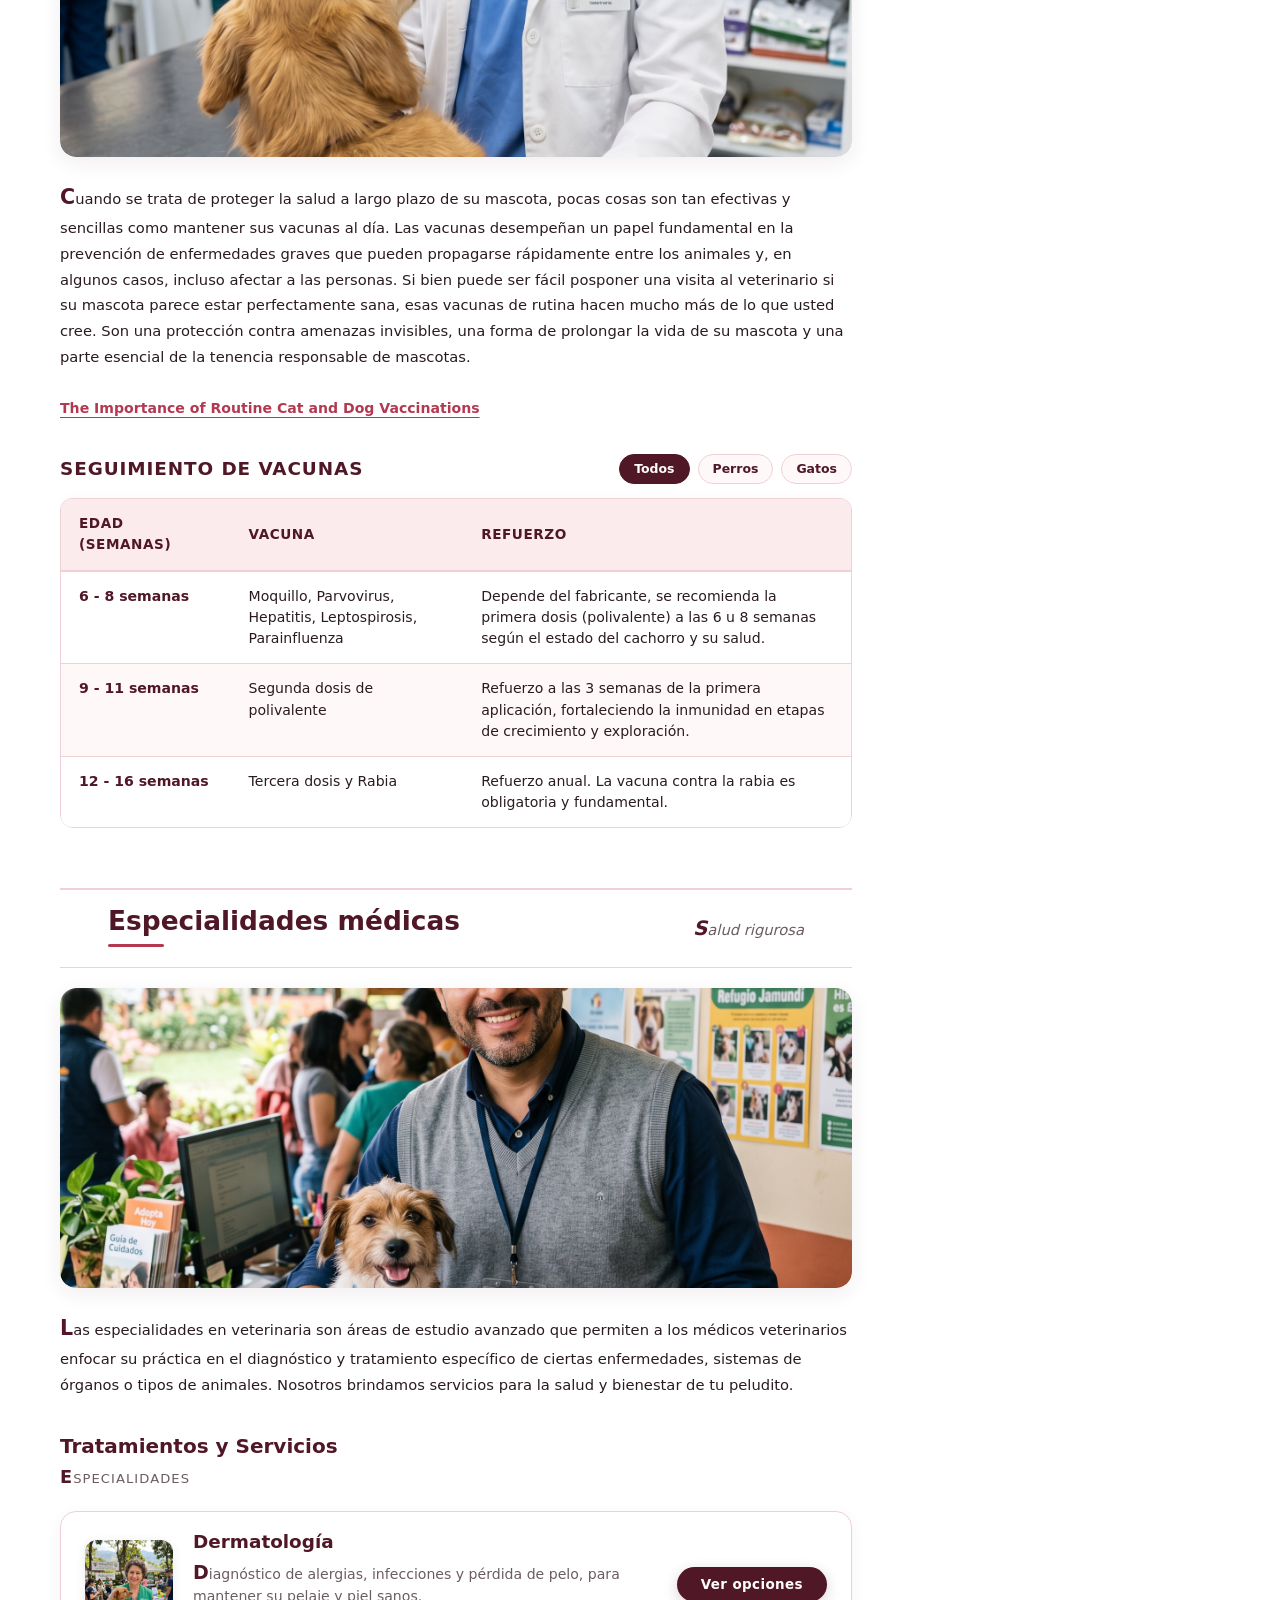
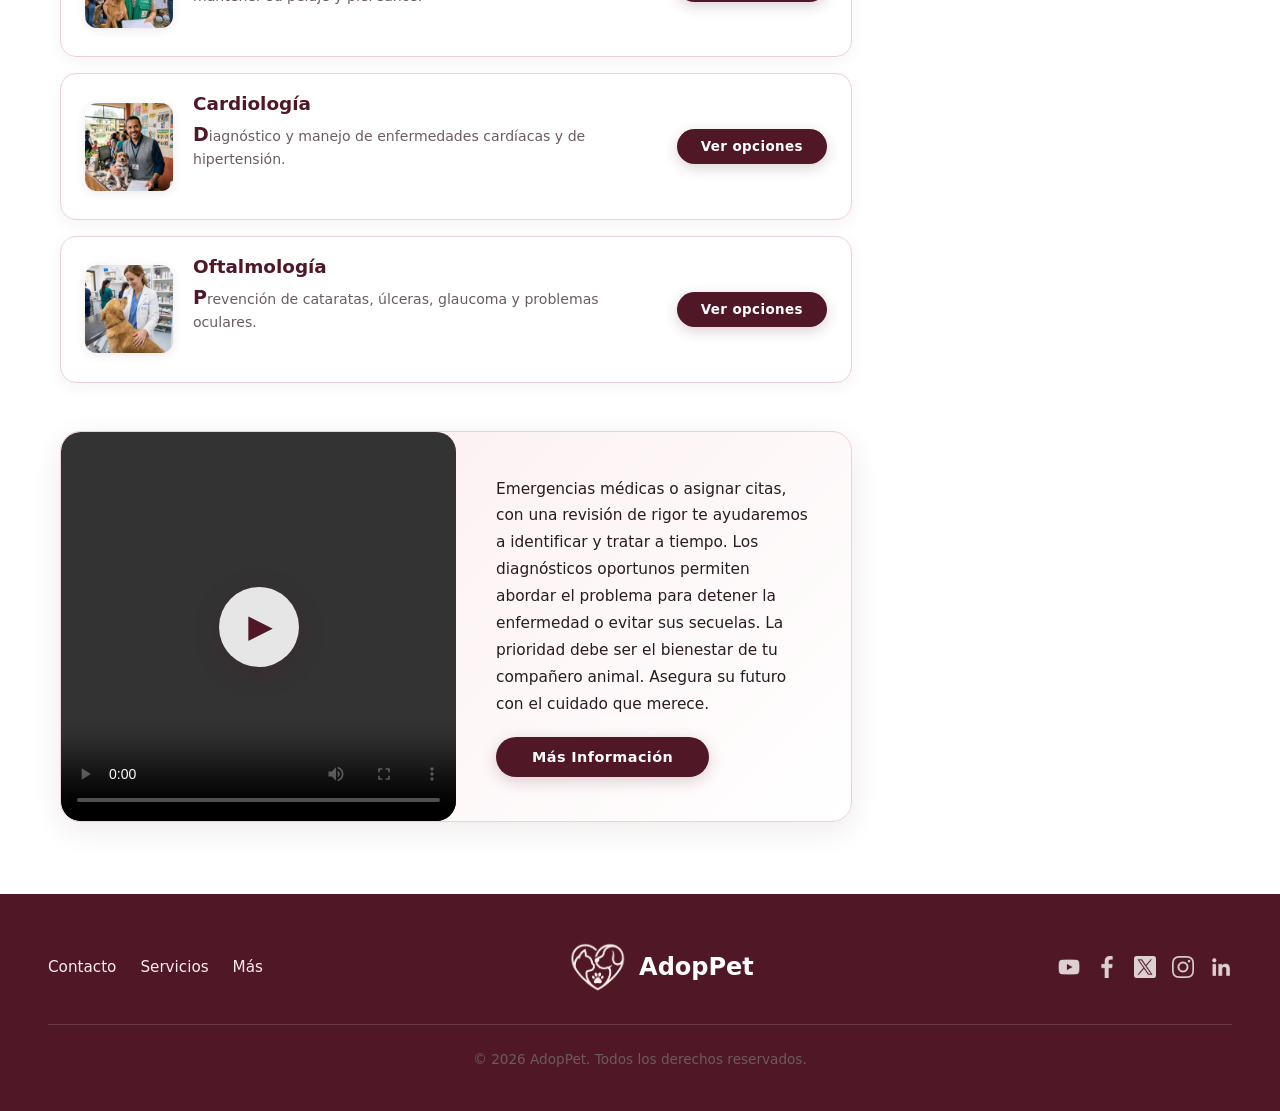
<file: contenido.html>
<!DOCTYPE html>
<html lang="es">

<head>
    <meta charset="UTF-8">
    <meta name="viewport" content="width=device-width, initial-scale=1.0">
    <link rel="icon" href="image/nuevoLogoAdopPet en negativo.png" type="image/png">
    <title>AdopPet - Contenido Médico</title>
    <link rel="stylesheet" href="css/estilos.css">
    <link rel="stylesheet" href="css/contenido.css">
</head>

<body>

    <!-- ================= ENCABEZADO PRINCIPAL ================= -->
    <header id="encabezado-principal-contenido" class="encabezado-principal-multimedia">
        <!-- Contenedor logo -->
        <div id="contenedor-logo" class="contenedor-logo">
            <img src="image/nuevoLogo.png" alt="Logotipo de AdopPet" class="logo-adopPet" id="logo-adopPet" width="48">
            <strong class="nombre-marca">AdopPet</strong>
        </div>

        <!-- Navegación de las páginas -->
        <nav id="navegacion-principal" class="navegacion-principal" aria-label="Navegación principal">
            <ul class="lista-nav">
                <li class="item-nav"><a href="index.html">Home</a></li>
                <li class="item-nav"><a href="exploracion.html">Exploracion</a></li>
                <li class="item-nav"><a href="contenido.html" class="activo" aria-current="page">Contenido</a></li>
                <li class="item-nav"><a href="recursos.html">Recursos</a></li>
                <li class="item-nav"><a href="multimedia.html">Multimedia</a></li>
                <li class="item-nav"><a href="contacto.html">Contacto</a></li>
            </ul>
        </nav>

        <!-- Contenedor Notificaciones y cuenta -->
        <div id="acciones-usuario" class="acciones-usuario">
            <a href="notificaciones.html" id="btn-notificaciones">
                <img src="image/icono notificacion.png" alt="Icono de notificaciones" id="icono-notificacion"
                    width="24">
                Notificación
            </a>
            <a href="cuenta.html" id="btn-cuenta">
                <img src="image/icono perfil.png" alt="Icono de mi cuenta" id="icono-cuenta" width="24">
                Mi cuenta
            </a>
        </div>
    </header>

    <!-- ================= NAVEGACIÓN SECUNDARIA ================= -->
    <nav class="navegacion-secundaria" aria-label="Navegación de secciones de contenido">
        <ul>
            <li><a href="#nutricion" class="activo">&#128062; Nutrición y Rendimiento Físico</a></li>
            <li><a href="#inmunizacion">Inmunización Preventiva</a></li>
            <li><a href="#especialidades">Especialidades Médicas</a></li>
        </ul>
    </nav>

    <!-- ================= CONTENEDOR PRINCIPAL (2 COLUMNAS) ================= -->
    <div class="contenedor-layout">

        <!-- ===== COLUMNA IZQUIERDA: CONTENIDO PRINCIPAL ===== -->
        <main class="contenido-principal">

            <!-- SECCIÓN 1: Nutrición -->
            <article id="nutricion" class="articulo-medico">
                <header>
                    <h1>Nutrición y Rendimiento Físico</h1>
                    <p class="subtitulo">Dieta BARF vs. Alimento Concentrado</p>
                </header>

                <div class="marcador-imagen-grande">
                    <img src="image/Fotografia juana.jpg" alt="Veterinaria Juana preparando alimentación balanceada"
                        width="400">
                </div>

                <div class="cuerpo-texto">
                    <p>La dieta BARF se basa en ofrecer alimentos crudos, principalmente carne, huesos, órganos, frutas
                        y verduras. Los defensores de esta dieta argumentan que es más natural y saludable para los
                        perros, ya que se asemeja a la alimentación que tendrían en la naturaleza. Según Christian
                        Vergara, director médico de BarfChile, esta dieta puede mejorar la calidad del pelaje, estimular
                        el sistema inmune, reducir las heces fecales y mejorar la salud dental.</p>
                    <ul>
                        <li><strong>Beneficios y riesgos de la dieta BARF:</strong> Entre los beneficios de la dieta
                            BARF, se destaca la mejora en la microbiota intestinal y el aumento de energía en los
                            perros. Sin embargo, también existen riesgos asociados. La principal preocupación de los
                            veterinarios es la seguridad alimentaria, ya que los alimentos crudos pueden estar
                            contaminados con bacterias patógenas como Salmonella y E. Coli.</li>
                        <li>Por otro lado, cocinar los alimentos, aunque sea a baja temperatura, puede eliminar estos
                            riesgos, lo que hace que algunos veterinarios prefieran recomendar dietas cocinadas o
                            concentrados.</li>
                    </ul>
                    <p>El concentrado, o alimento seco para perros, es una opción popular debido a su conveniencia y
                        balance nutricional. Estos alimentos están formulados para proporcionar una dieta completa y
                        equilibrada, incluyendo proteínas, grasas, carbohidratos, vitaminas y minerales esenciales.
                        Además, el concentrado tiene una larga vida útil y es fácil de almacenar.</p>
                    <ul>
                        <li><strong>Opiniones de los veterinarios:</strong> La elección entre la dieta BARF y el
                            concentrado depende de varios factores, incluyendo las necesidades específicas del perro y
                            las preferencias del dueño.</li>
                        <li><strong>Lo que recomiendan los expertos:</strong> Algunos veterinarios recomiendan la dieta
                            BARF para perros con alergias alimentarias o problemas digestivos, mientras que otros
                            prefieren el concentrado por su seguridad y facilidad de uso.</li>
                    </ul>
                    <a href="https://caracol.com.co/2024/12/16/que-es-mejor-para-los-perros-la-dieta-barf-o-el-concentrado-opinion-de-veterinarios/"
                        target="_blank">Qué es mejor para los perros: ¿la dieta BARF o el ‘concentrado’? Opinión de
                        veterinarios</a>
                </div>
            </article>

            <!-- SECCIÓN 2: Inmunización -->
            <article id="inmunizacion" class="articulo-medico">
                <header>
                    <h2>Inmunización Preventiva</h2>
                    <p class="subtitulo">Esquema de Vacunación</p>
                </header>

                <div class="marcador-imagen-grande">
                    <img src="image/Fotografia ana.jpg" alt="Veterinaria Ana administrando vacuna preventiva"
                        width="400">
                </div>

                <div class="cuerpo-texto">
                    <p>Cuando se trata de proteger la salud a largo plazo de su mascota, pocas cosas son tan efectivas y
                        sencillas como mantener sus vacunas al día. Las vacunas desempeñan un papel fundamental en la
                        prevención de enfermedades graves que pueden propagarse rápidamente entre los animales y, en
                        algunos casos, incluso afectar a las personas. Si bien puede ser fácil posponer una visita al
                        veterinario si su mascota parece estar perfectamente sana, esas vacunas de rutina hacen mucho
                        más de lo que usted cree. Son una protección contra amenazas invisibles, una forma de prolongar
                        la vida de su mascota y una parte esencial de la tenencia responsable de mascotas.</p>
                    <a href="https://leparvet.net/blog/importance-of-cat-and-dog-vaccinations/" target="_blank">The
                        Importance of Routine Cat and Dog Vaccinations</a>
                </div>

                <!-- Tabla de Vacunas -->
                <div class="seccion-tabla">
                    <div class="cabecera-tabla-flex">
                        <h3>Seguimiento de Vacunas</h3>
                        <div class="filtros-tabla">
                            <span class="chip-filtro activo">Todos</span>
                            <span class="chip-filtro">Perros</span>
                            <span class="chip-filtro">Gatos</span>
                        </div>
                    </div>
                    <table class="tabla-datos">
                        <thead>
                            <tr>
                                <th>Edad (Semanas)</th>
                                <th>Vacuna</th>
                                <th>Refuerzo</th>
                            </tr>
                        </thead>
                        <tbody>
                            <tr>
                                <td>6 - 8 semanas</td>
                                <td>Moquillo, Parvovirus, Hepatitis, Leptospirosis, Parainfluenza</td>
                                <td>Depende del fabricante, se recomienda la primera dosis (polivalente) a las 6 u 8
                                    semanas según el estado del cachorro y su salud.</td>
                            </tr>
                            <tr>
                                <td>9 - 11 semanas</td>
                                <td>Segunda dosis de polivalente</td>
                                <td>Refuerzo a las 3 semanas de la primera aplicación, fortaleciendo la inmunidad en
                                    etapas de crecimiento y exploración.</td>
                            </tr>
                            <tr>
                                <td>12 - 16 semanas</td>
                                <td>Tercera dosis y Rabia</td>
                                <td>Refuerzo anual. La vacuna contra la rabia es obligatoria y fundamental.</td>
                            </tr>
                        </tbody>
                    </table>
                </div>
            </article>

            <!-- SECCIÓN 3: Especialidades Médicas -->
            <article id="especialidades" class="articulo-medico">
                <header>
                    <h2>Especialidades médicas</h2>
                    <p class="subtitulo">Salud rigurosa</p>
                </header>

                <div class="marcador-imagen-grande">
                    <img src="image/Fotografia Andre.jpg" alt="Especialista médico veterinario en consulta" width="400">
                </div>

                <div class="cuerpo-texto">
                    <p>Las especialidades en veterinaria son áreas de estudio avanzado que permiten a los médicos
                        veterinarios enfocar su práctica en el diagnóstico y tratamiento específico de ciertas
                        enfermedades, sistemas de órganos o tipos de animales. Nosotros brindamos servicios para la
                        salud y bienestar de tu peludito.</p>
                </div>

                <div class="seccion-servicios">
                    <h3>Tratamientos y Servicios</h3>
                    <p class="subtexto">Especialidades</p>

                    <!-- Lista de Servicios -->
                    <div class="lista-servicios">

                        <!-- Tarjeta 1 -->
                        <div class="tarjeta-servicio">
                            <div class="icono-servicio">
                                <img src="image/Fotografia juana.jpg" alt="Especialidad Dermatología" width="90"
                                    height="90">
                            </div>
                            <div class="info-servicio">
                                <h4>Dermatología</h4>
                                <p>Diagnóstico de alergias, infecciones y pérdida de pelo, para mantener su pelaje y
                                    piel sanos.</p>
                                <span class="pista-interactiva">Consulta prioritaria en Sede Sur</span>
                            </div>
                            <button type="button" class="boton-borde">Ver opciones</button>
                        </div>

                        <!-- Tarjeta 2 -->
                        <div class="tarjeta-servicio">
                            <div class="icono-servicio">
                                <img src="image/Fotografia Andre.jpg" alt="Especialidad Cardiología" width="90"
                                    height="90">
                            </div>
                            <div class="info-servicio">
                                <h4>Cardiología</h4>
                                <p>Diagnóstico y manejo de enfermedades cardíacas y de hipertensión.</p>
                                <span class="pista-interactiva">Electrocardiogramas y monitoreo</span>
                            </div>
                            <button type="button" class="boton-borde">Ver opciones</button>
                        </div>

                        <!-- Tarjeta 3 -->
                        <div class="tarjeta-servicio">
                            <div class="icono-servicio">
                                <img src="image/Fotografia ana.jpg" alt="Especialidad Oftalmología" width="90"
                                    height="90">
                            </div>
                            <div class="info-servicio">
                                <h4>Oftalmología</h4>
                                <p>Prevención de cataratas, úlceras, glaucoma y problemas oculares.</p>
                                <span class="pista-interactiva">Cirugías y evaluación de retina</span>
                            </div>
                            <button type="button" class="boton-borde">Ver opciones</button>
                        </div>

                    </div>
                </div>
            </article>

            <!-- SECCIÓN 4: Video y Llamado a la acción -->
            <section class="seccion-video-cta">
                <h2>Emergencias Médicas y Sedes</h2>
                <div class="contenedor-video">
                    <div class="caja-reproductor">
                        <figure>
                            <video width="450" controls>
                                <source src="media/Video/videoSedes.mp4" type="video/mp4">
                                <source src="Video/videoSedes.mp4" type="video/mp4">
                                Tu navegador no soporta el formato de video.
                            </video>
                        </figure>
                    </div>
                </div>
                <div class="contenido-cta">
                    <p>Emergencias médicas o asignar citas, con una revisión de rigor te ayudaremos a identificar y
                        tratar a tiempo. Los diagnósticos oportunos permiten abordar el problema para detener la
                        enfermedad o evitar sus secuelas. La prioridad debe ser el bienestar de tu compañero animal.
                        Asegura su futuro con el cuidado que merece.</p>
                    <button type="button" class="boton-primario">Más Información</button>
                </div>
            </section>

        </main>

        <!-- ===== COLUMNA DERECHA: BARRA LATERAL (ASIDE) ===== -->
        <aside class="barra-lateral" aria-label="Recursos adicionales">

            <!-- Menú de enlaces laterales acordeón -->
            <div class="menu-lateral">
                <details class="item-acordeon" open>
                    <summary>Recursos Locales</summary>
                    <div class="contenido-acordeon">
                        <ul>
                            <li><a href="#refugios">Refugios</a></li>
                            <li><a href="#veterinarias">Veterinarias 24/7</a></li>
                        </ul>
                    </div>
                </details>

                <details class="item-acordeon">
                    <summary>Descargas</summary>
                    <div class="contenido-acordeon">
                        <ul>
                            <li><a href="#manual">Manual de Cuidados.pdf</a></li>
                        </ul>
                    </div>
                </details>

                <details class="item-acordeon">
                    <summary>Preguntas Frecuentes</summary>
                    <div class="contenido-acordeon">
                        <p>Respuestas a las dudas más comunes sobre la atención veterinaria de mascotas.</p>
                    </div>
                </details>

                <details class="item-acordeon">
                    <summary>Menú de Exámenes</summary>
                    <div class="contenido-acordeon">
                        <p>Lista y preparación previa para exámenes de laboratorio y ecografías.</p>
                    </div>
                </details>
            </div>

            <!-- Marcador publicitario o imagen lateral -->
            <div class="marcador-anuncio-lateral">
                <span class="etiqueta-flotante">Campaña 2026</span>
                <img src="image/Evento san valentin.jpg" alt="Campaña especial de bienestar y salud animal" width="400">
            </div>

        </aside>

    </div> <!-- Fin de contenedor layout -->

    <!-- ================= PIE DE PÁGINA ================= -->
    <footer class="pie-de-pagina">
        <div class="contenedor-pie">
            <nav class="enlaces-pie" aria-label="Enlaces del pie de página">
                <ul>
                    <li><a href="contacto.html">Contacto</a></li>
                    <li><a href="servicios.html">Servicios</a></li>
                    <li><a href="#">Más</a></li>
                </ul>
            </nav>

            <div class="logo-pie">
                <img src="image/nuevoLogoAdopPet en negativo.png" alt="Logotipo AdopPet" width="60">
                <a href="index.html">AdopPet</a>
            </div>

            <nav class="redes-sociales" aria-label="Redes sociales">
                <ul>
                    <li><a href="https://youtube.com" target="_blank" aria-label="YouTube"><img
                                src="image/youtube logo.png" alt="YouTube" width="24"></a></li>
                    <li><a href="https://facebook.com" target="_blank" aria-label="Facebook"><img
                                src="image/icono facebook.png" alt="Facebook" width="24"></a></li>
                    <li><a href="https://twitter.com" target="_blank" aria-label="Twitter / X"><img
                                src="image/logo x.png" alt="Twitter / X" width="24"></a></li>
                    <li><a href="https://instagram.com" target="_blank" aria-label="Instagram"><img
                                src="image/logo instagram.png" alt="Instagram" width="24"></a></li>
                    <li><a href="https://linkedin.com" target="_blank" aria-label="LinkedIn"><img
                                src="image/linkedin.png" alt="LinkedIn" width="24"></a></li>
                </ul>
            </nav>
        </div>

        <div class="derechos-autor">
            <p><small>&copy; 2026 AdopPet. Todos los derechos reservados.</small></p>
        </div>
    </footer>

    <!-- Enlace fijo para volver arriba -->
    <a href="#" id="volver-arriba" class="btn-volver-arriba" aria-label="Volver arriba">&uarr;</a>
</body>

</html>
</file>
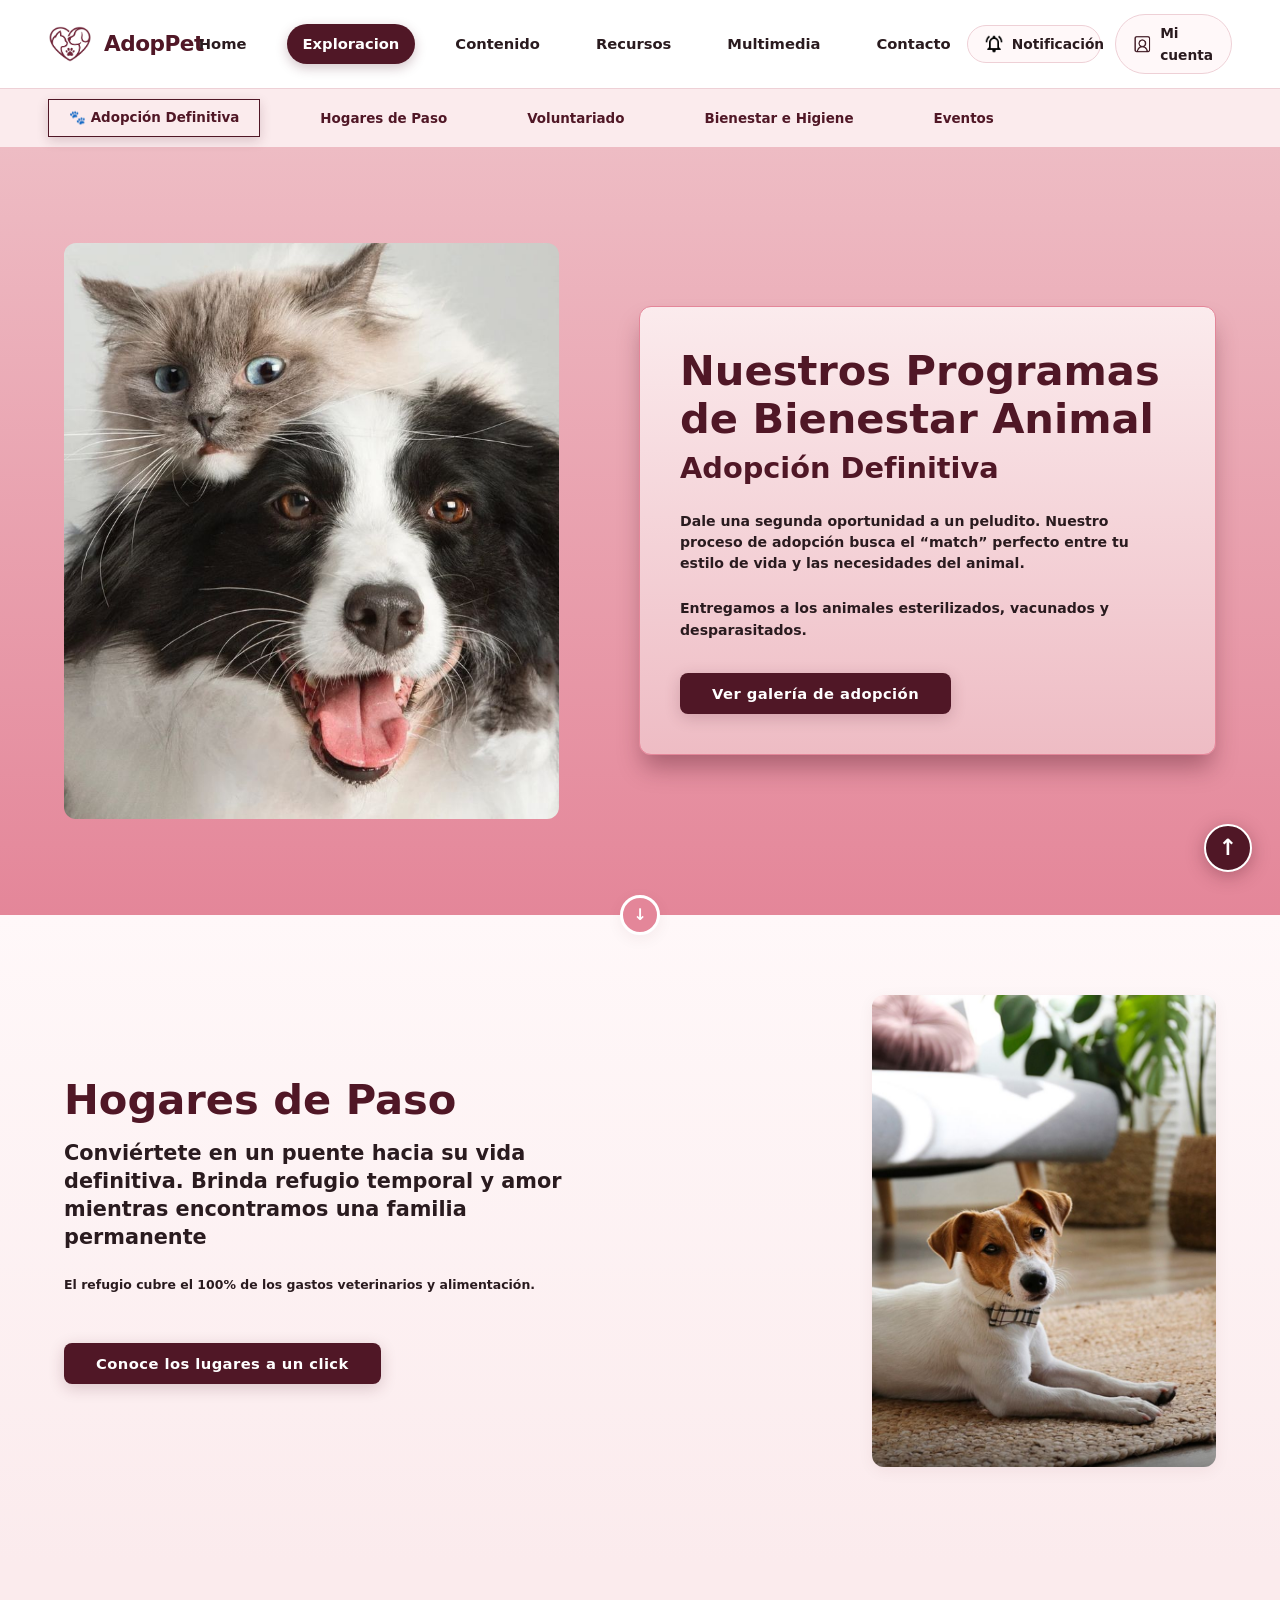
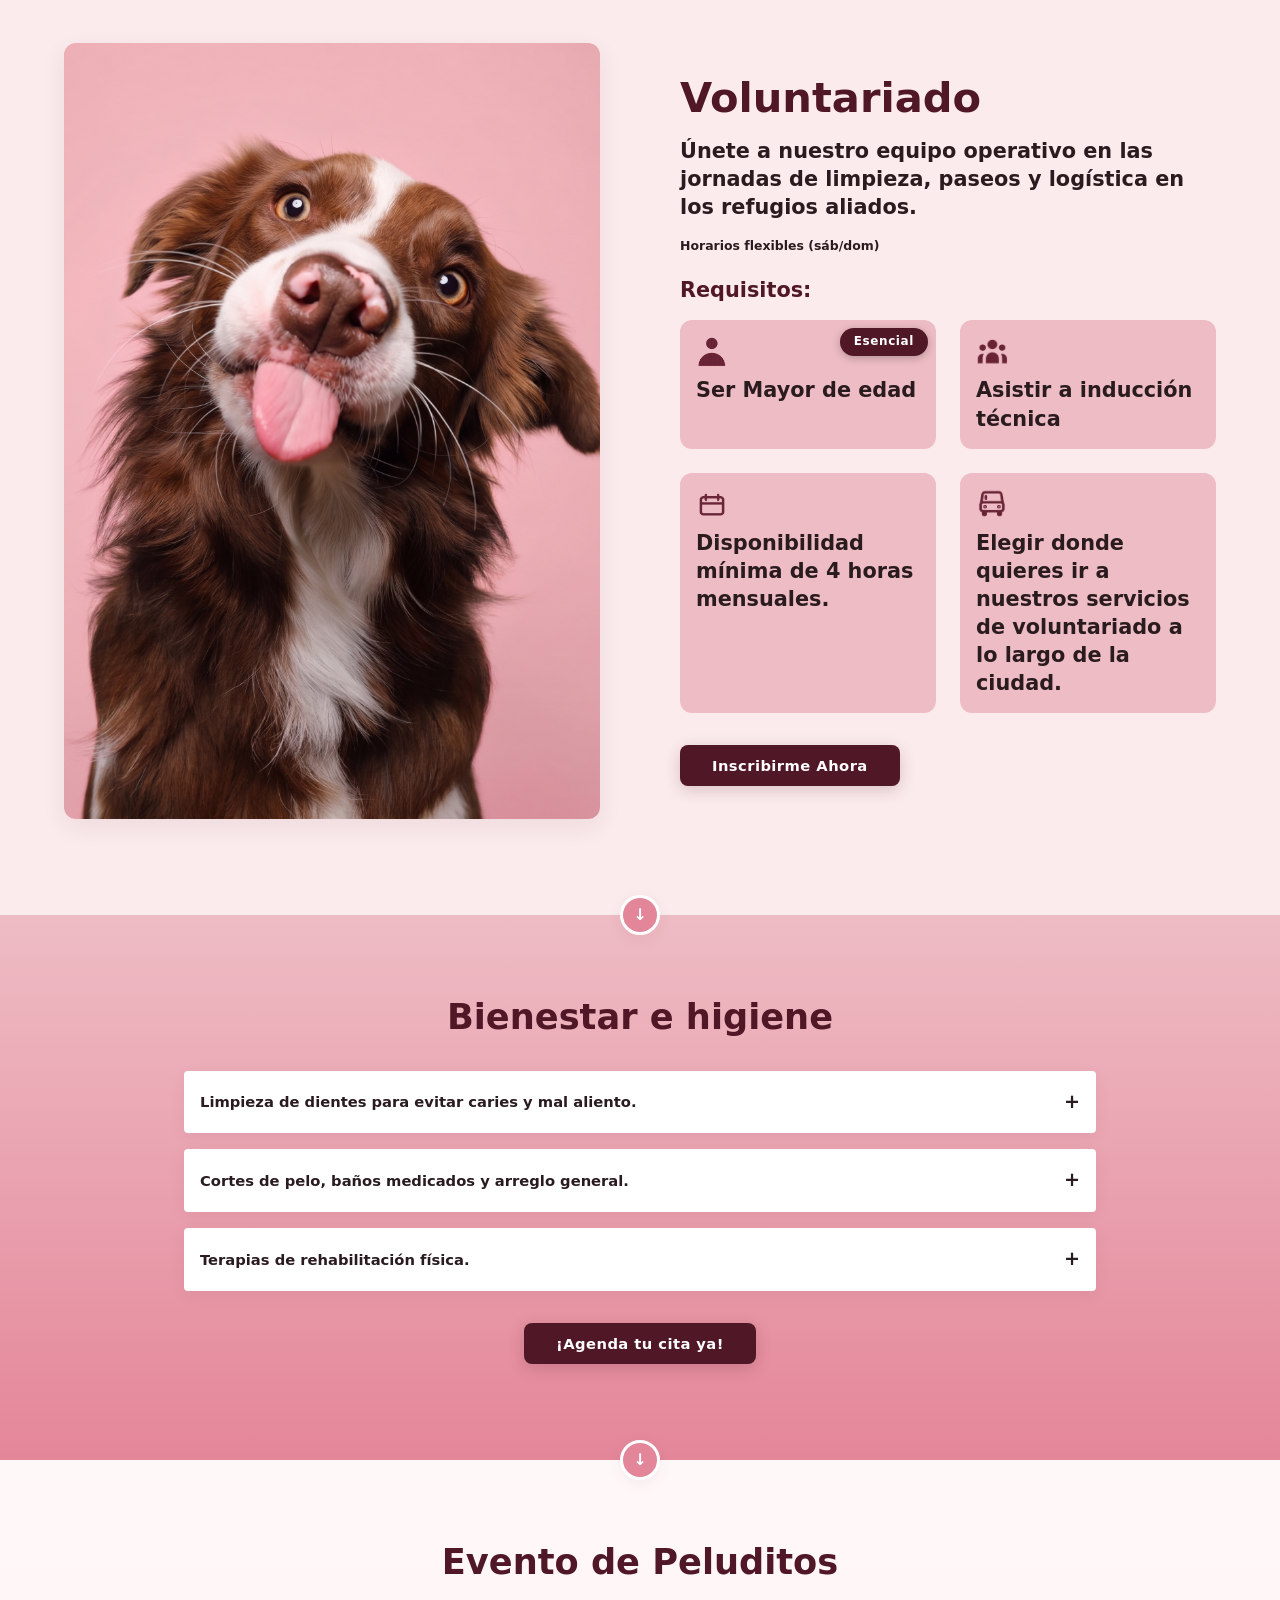
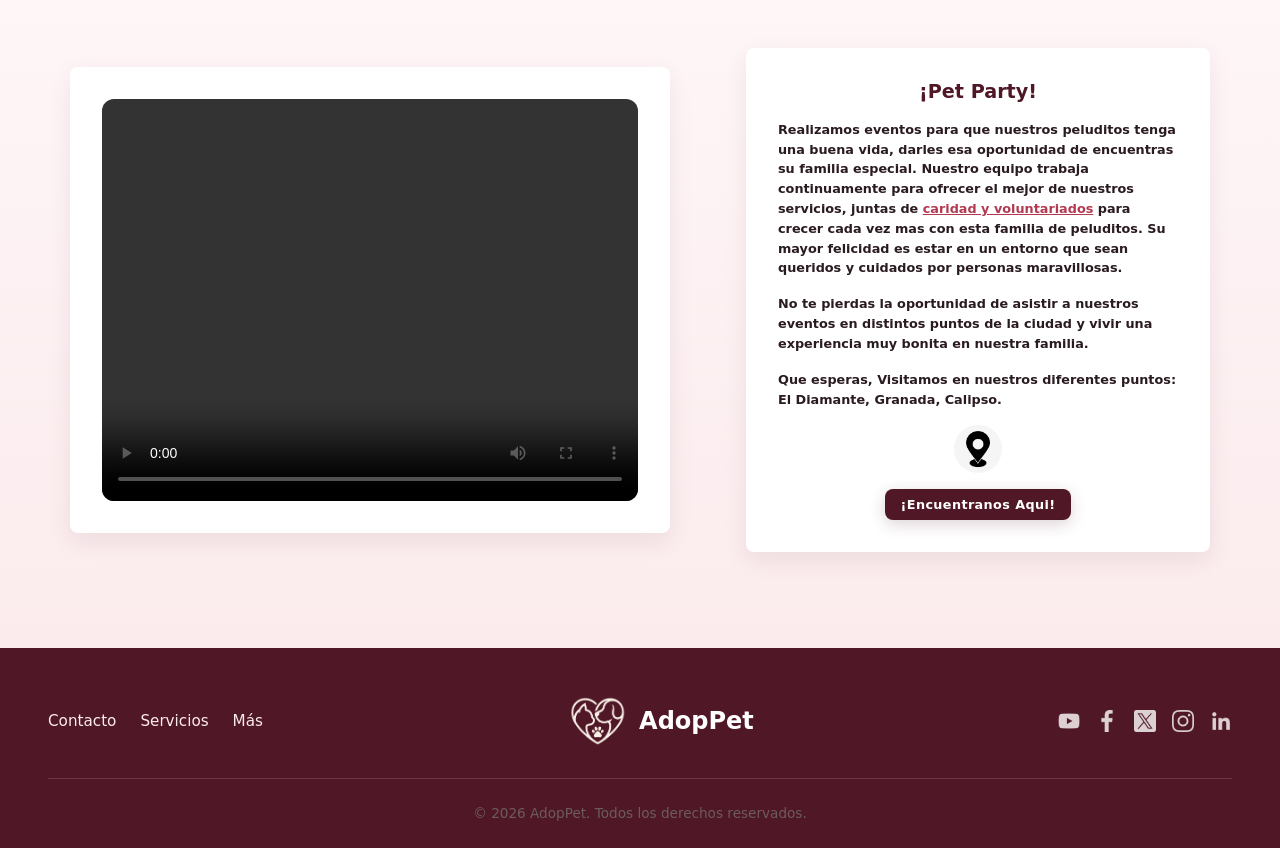
<file: exploracion.html>
<!DOCTYPE html>
<html lang="es">

<head>
    <meta charset="UTF-8">
    <meta name="viewport" content="width=device-width, initial-scale=1.0">
    <title>AdopPet Exploración</title>
    <link rel="icon" href="image/nuevoLogoAdopPet en negativo.png" type="image/png">
    <link rel="stylesheet" href="css/estilos.css">
    <link rel="stylesheet" href="css/exploracion.css">
</head>

<body>
    <header id="encabezado-principal-exploracion" class="encabezado-principal-multimedia">
        <!-- Contenedor logo -->
        <div id="contenedor-logo" class="contenedor-logo">
            <img src="image/nuevoLogo.png" alt="Logotipo de AdopPet" class="logo-adopPet" id="logo-adopPet" width="48">
            <strong class="nombre-marca">AdopPet</strong>
        </div>

        <!-- Navegación de las páginas -->
        <nav id="navegacion-principal" class="navegacion-principal" aria-label="Navegación principal">
            <ul class="lista-nav">
                <li class="item-nav"><a href="index.html">Home</a></li>
                <li class="item-nav"><a href="exploracion.html" class="activo" aria-current="page">Exploracion</a></li>
                <li class="item-nav"><a href="contenido.html">Contenido</a></li>
                <li class="item-nav"><a href="recursos.html">Recursos</a></li>
                <li class="item-nav"><a href="multimedia.html">Multimedia</a></li>
                <li class="item-nav"><a href="contacto.html">Contacto</a></li>
            </ul>
        </nav>

        <!-- Contenedor Notificaciones y cuenta -->
        <div id="acciones-usuario" class="acciones-usuario">
            <a href="notificaciones.html" id="btn-notificaciones">
                <img src="image/icono notificacion.png" alt="Icono de notificaciones" id="icono-notificacion"
                    width="24">
                Notificación
            </a>
            <a href="cuenta.html" id="btn-cuenta">
                <img src="image/icono perfil.png" alt="Icono de mi cuenta" id="icono-cuenta" width="24">
                Mi cuenta
            </a>
        </div>
    </header>

    <main>
        <nav class="navegacion-secundaria" aria-label="Navegación de secciones de exploración">
            <ul>
                <li><a href="#adopcion" class="activo">&#128062; Adopción Definitiva</a></li>
                <li><a href="#hogares">Hogares de Paso</a></li>
                <li><a href="#voluntarios">Voluntariado</a></li>
                <li><a href="#bienestar">Bienestar e Higiene</a></li>
                <li><a href="#eventos">Eventos</a></li>
            </ul>
        </nav>
        <section id="adopcion" class="adop">
            <div class="adop-img">
                <img src="image/dog.jpg" alt="Perro y gato juntos esperando adopción">
            </div>
            <div class="adopcion-cont">
                <h1>Nuestros Programas de Bienestar Animal</h1>
                <h2>Adopción Definitiva</h2>
                <p>Dale una segunda oportunidad a un peludito. Nuestro proceso de adopción busca el “match” perfecto
                    entre tu estilo de vida y las necesidades del animal.</p>
                <p>Entregamos a los animales esterilizados, vacunados y desparasitados.</p>
                <div class="adop-boton">
                    <button class="boton-primario">Ver galería de adopción</button>
                </div>
            </div>
        </section>
        <section id="hogares" class="hogares">
            <div class="cont-hogares">
                <h2>Hogares de Paso</h2>
                <p>Conviértete en un puente hacia su vida definitiva. Brinda refugio
                    temporal y amor mientras encontramos una familia permanente</p>
                <p>El refugio cubre el 100% de los gastos veterinarios y alimentación.</p>
                <div class="hogar-boton">
                    <button class="boton-primario">Conoce los lugares a un click</button>
                </div>
            </div>
            <div class="img-hogar">
                <img src="image/hogar.jpg" alt="Cachorro en un hogar de paso">
            </div>
        </section>
        <section id="voluntarios" class="volunt">
            <div class="volunt-img">
                <img src="image/perro.jpg" alt="Voluntarios de AdopPet con un perro">
            </div>
            <div class="volunt-cont">
                <h2>Voluntariado</h2>
                <p>Únete a nuestro equipo operativo en las jornadas de limpieza, paseos y logística en los refugios
                    aliados.</p>
                <p><strong>Horarios flexibles (sáb/dom)</strong></p>
                <h3>Requisitos:</h3>

                <div class="requisitos-cont">
                    <div class="req-card">
                        <span class="etiqueta-flotante">Esencial</span>
                        <img src="image/icono persona2.png" alt="Icono de persona">
                        <p>Ser Mayor de edad</p>
                    </div>
                    <div class="req-card">
                        <img src="image/icono grupo.png" alt="Icono de grupo">
                        <p>Asistir a inducción técnica</p>
                    </div>
                    <div class="req-card">
                        <img src="image/icono calendario.png" alt="Icono de calendario">
                        <p>Disponibilidad mínima de 4 horas mensuales.</p>
                    </div>
                    <div class="req-card">
                        <img src="image/icono transporte.png" alt="Icono de transporte">
                        <p>Elegir donde quieres ir a nuestros servicios de voluntariado a lo largo de la ciudad.</p>
                    </div>

                    <div class="re-boton">
                        <button class="boton-primario">Inscribirme Ahora</button>
                    </div>
                </div>
            </div>
        </section>
        <section id="bienestar" class="bienestar">
            <div class="bienestar-contenido">
                <h2>Bienestar e higiene</h2>
                <div class="info-lista">
                    <details>
                        <summary><strong>Limpieza de dientes para evitar
                                caries y mal aliento.</strong></summary>
                        <div class="bienestar-despliegue">
                            <div class="img-cont">
                                <img src="image/limpieza-dental.jpg" alt="Perro con cepillo de dientes">
                            </div>
                            <div class="contexto">
                                <h3>Profilaxis dental</h3>
                                <ul>
                                    <li>Consiste en un procedimiento de limpieza profundo donde se extrae cualquier tipo
                                        de
                                        barro, infección o contaminación que pueda afectar y representar un problema en
                                        la
                                        salud
                                        dental de nuestras mascotas.
                                        Existen varias señales que tu mascota refleja cuando
                                        presenta alguna enfermedad bucal y lo ideal es acudir a un médico veterinario
                                        para
                                        actuar sobre esto, de manera rápida y efectiva.</li>
                                    <li>El sarro dental es una placa que se acumula alrededor de los dientes y encías,
                                        algunas
                                        veces provoca inflamación y pequeñas infecciones generando mal aliento en tus
                                        mascotas.
                                        Asimismo, este método nos
                                        permite cuidar el esmalte dental de nuestros peluditos,
                                        eliminando la acumulación de bacterias que a diario crecen en sus encías.</li>
                                    <li>Adicionalmente, prevenimos otro tipo de enfermedades que parten de las mismas
                                        bacterias y
                                        sarro que a diario crece en sus
                                        dientes, enfermedades que pueden afectar incluso hasta
                                        su corazón.</li>
                                </ul>
                            </div>
                        </div>
                    </details>
                    <details>
                        <summary><strong>Cortes de pelo, baños medicados y arreglo general.</strong></summary>
                        <div class="bienestar-despliegue">
                            <div class="img-cont">
                                <img src="image/pelaje.jpg" alt="Mascota después de un baño y corte de pelo">
                            </div>
                            <div class="contexto">
                                <h3>Cortes de pelo, baños medicados y arreglo general.</h3>
                                <ul>
                                    <li>Iniciamos con una evaluación detallada de la piel y pelaje de la mascota para
                                        elegir el champú y acondicionador medicado o hipoalergénico idóneo. Este
                                        servicio busca aliviar
                                        afecciones dermatológicas frecuentes como resequedad, descamación, pulgas o
                                        sensibilidad cutánea.</li>
                                    <li>Realizamos un corte higiénico estratégico en zonas sensibles, vaciado controlado
                                        de glándulas anales,
                                        desinfectado de oídos para prevenir otitis y un corte de uñas adecuado
                                        que evite problemas en la pisada y postura del animal.</li>
                                    <li>Finalizamos con un secado a temperatura regulada y un cepillado profundo
                                        para remover todo el pelo muerto, garantizando que el proceso sea relajante,
                                        seguro y libre de estrés para la mascota.</li>
                                </ul>
                            </div>
                        </div>
                    </details>
                    <details>
                        <summary><strong> Terapias de rehabilitación física.</strong></summary>
                        <div class="bienestar-despliegue">
                            <div class="img-cont">
                                <img src="image/Terapia.jpg" alt="Mascota en terapia de rehabilitación">
                            </div>
                            <div class="contexto">
                                <h3>Terapias de rehabilitación física.</h3>
                                <ul>
                                    <li>Diseñamos planes terapéuticos personalizados para mascotas que han sufrido
                                        cirugías ortopédicas, accidentes
                                        o que padecen patologías crónicas como displasia de cadera o artrosis.
                                        El objetivo principal es reducir el dolor y restaurar la movilidad articular.
                                    </li>
                                    <li>Aplicamos técnicas de masajes descontracturantes,
                                        estiramientos pasivos y termoterapia (aplicación de frío/calor) para estimular
                                        la
                                        circulación sanguínea y acelerar la regeneración muscular en áreas debilitadas.
                                    </li>
                                    <li>Acompañamos a la mascota en ejercicios de bajo impacto para recuperar el
                                        equilibrio y la fuerza, garantizando que conserve su autonomía y
                                        mejore su calidad de vida día a día.</li>
                                </ul>
                            </div>
                        </div>
                    </details>
                </div>
                <div class="bienestar-boton">
                    <button class="boton-primario">¡Agenda tu cita ya!</button>
                </div>
            </div>
        </section>
        <section id="eventos" class="eventos">
            <div class="event-titulo">
                <h2>Evento de Peluditos</h2>
            </div>
            <div class="eventos-cont">
                <div class="video-evento">
                    <video src="media/Video/evento.mp4" controls width="400">
                        Tu navegador no soporta el elemento de video.
                    </video>
                </div>
                <aside class="info-evento">
                    <h3>¡Pet Party!</h3>
                    <p>Realizamos eventos para que nuestros peluditos tenga una buena vida, darles esa oportunidad de
                        encuentras su familia especial. Nuestro equipo trabaja continuamente para ofrecer el mejor de
                        nuestros servicios, juntas de <a
                            href="https://www.adventurevolunteer.org/project-category/voluntariados-con-animales/">caridad
                            y
                            voluntariados</a> para crecer cada vez mas con esta familia de
                        peluditos. Su mayor felicidad
                        es estar en un entorno que sean queridos y cuidados por personas maravillosas.</p>
                    <p>No te pierdas la oportunidad de asistir a nuestros eventos en distintos puntos de la
                        ciudad y vivir una experiencia muy bonita en nuestra familia.</p>
                    <p>Que esperas, Visitamos en nuestros
                        diferentes puntos: El Diamante, Granada, Calipso.</p>

                    <div class="icon-evento">
                        <img src="image/ubicacion.jpg" alt="Icono de ubicación" width="60" height="60">
                    </div>
                    <div class="evento-boton">
                        <button class="boton-primario">¡Encuentranos Aqui!</button>
                    </div>
                </aside>
            </div>
        </section>
    </main>
    <footer class="pie-de-pagina">
        <div class="contenedor-pie">
            <nav class="enlaces-pie" aria-label="Enlaces del pie de página">
                <ul>
                    <li><a href="contacto.html">Contacto</a></li>
                    <li><a href="servicios.html">Servicios</a></li>
                    <li><a href="#">Más</a></li>
                </ul>
            </nav>

            <div class="logo-pie">
                <img src="image/nuevoLogoAdopPet en negativo.png" alt="Logotipo AdopPet" width="60">
                <a href="index.html">AdopPet</a>
            </div>

            <nav class="redes-sociales" aria-label="Redes sociales">
                <ul>
                    <li><a href="https://youtube.com" target="_blank" aria-label="YouTube"><img src="image/youtube logo.png" alt="YouTube" width="24"></a></li>
                    <li><a href="https://facebook.com" target="_blank" aria-label="Facebook"><img src="image/icono facebook.png" alt="Facebook" width="24"></a></li>
                    <li><a href="https://twitter.com" target="_blank" aria-label="Twitter"><img src="image/logo x.png" alt="Twitter" width="24"></a></li>
                    <li><a href="https://instagram.com" target="_blank" aria-label="Instagram"><img src="image/logo instagram.png" alt="Instagram" width="24"></a></li>
                    <li><a href="https://linkedin.com" target="_blank" aria-label="LinkedIn"><img src="image/linkedin.png" alt="LinkedIn" width="24"></a></li>
                </ul>
            </nav>
        </div>

        <div class="derechos-autor">
            <p><small>&copy; 2026 AdopPet. Todos los derechos reservados.</small></p>
        </div>
    </footer>
    <!-- Enlace fijo para volver arriba -->
    <a href="#" id="volver-arriba" class="btn-volver-arriba" aria-label="Volver arriba">&uarr;</a>
</body>

</html>
</file>
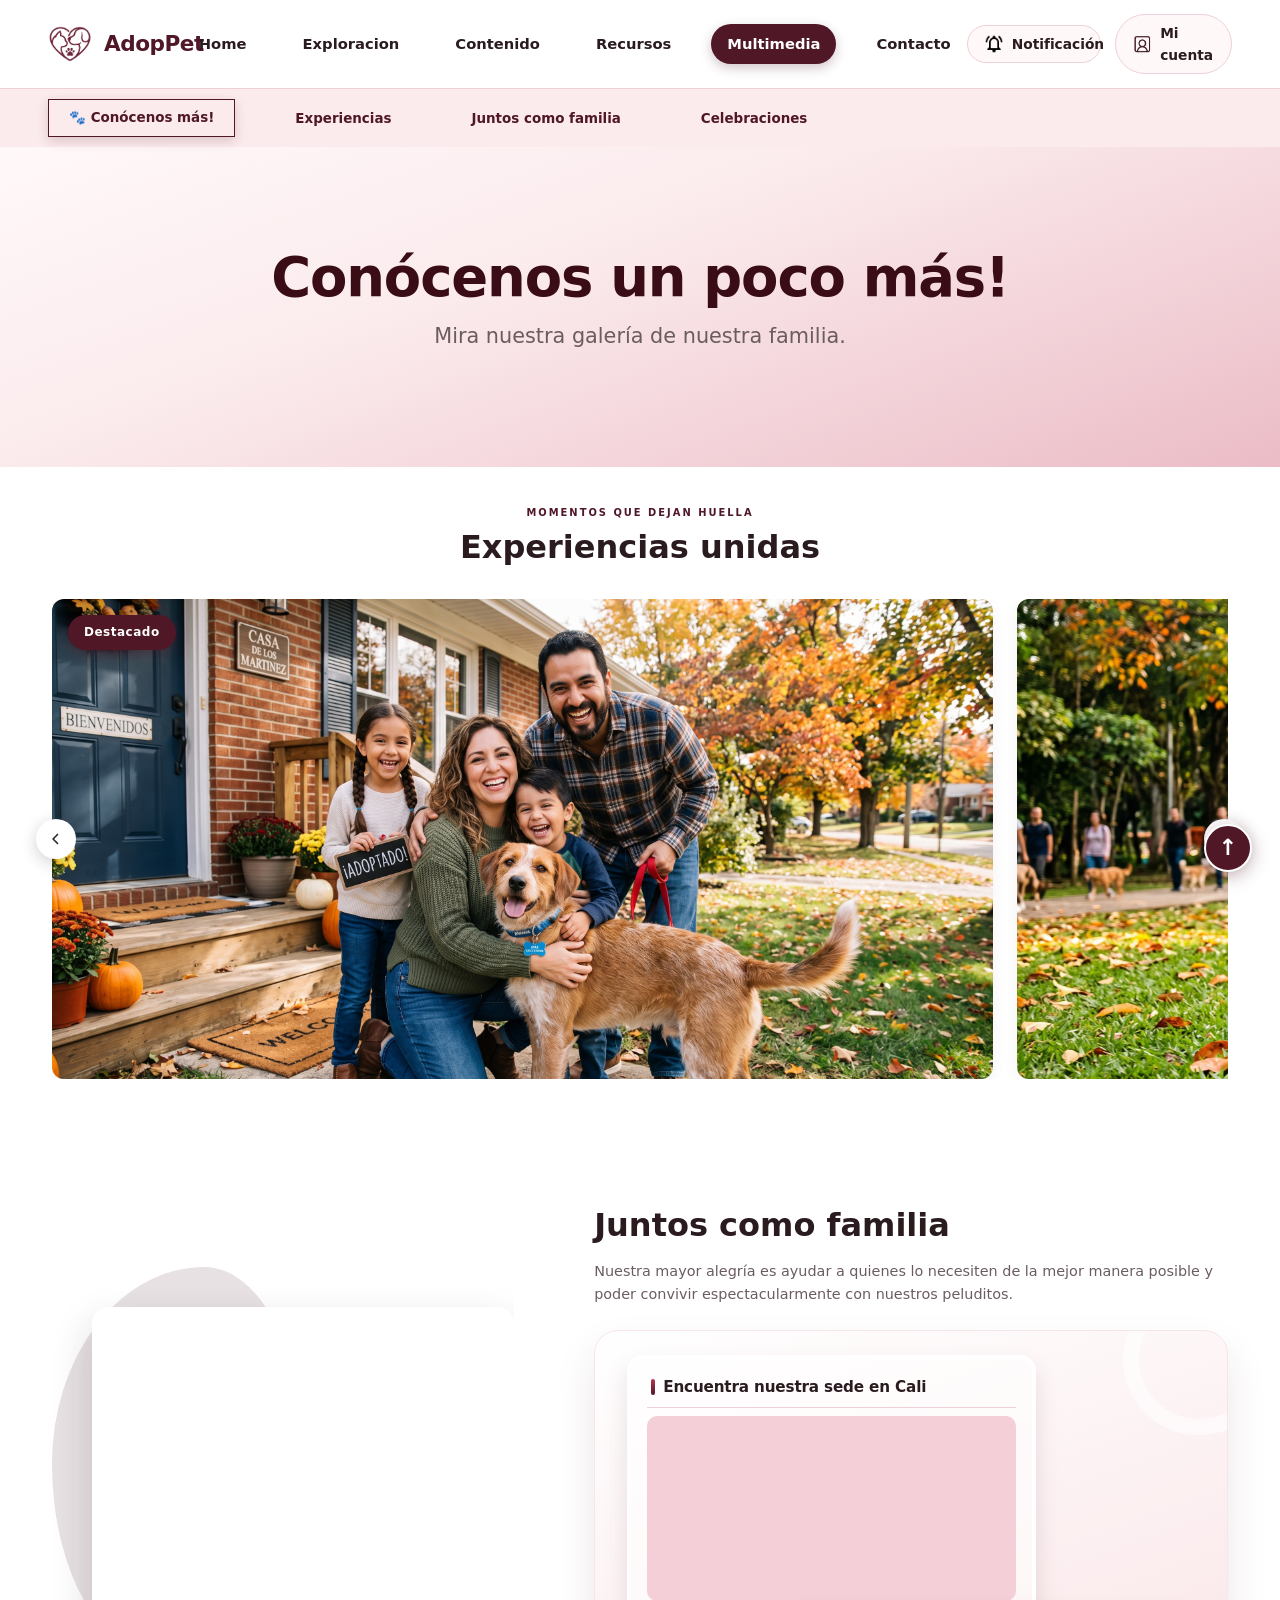
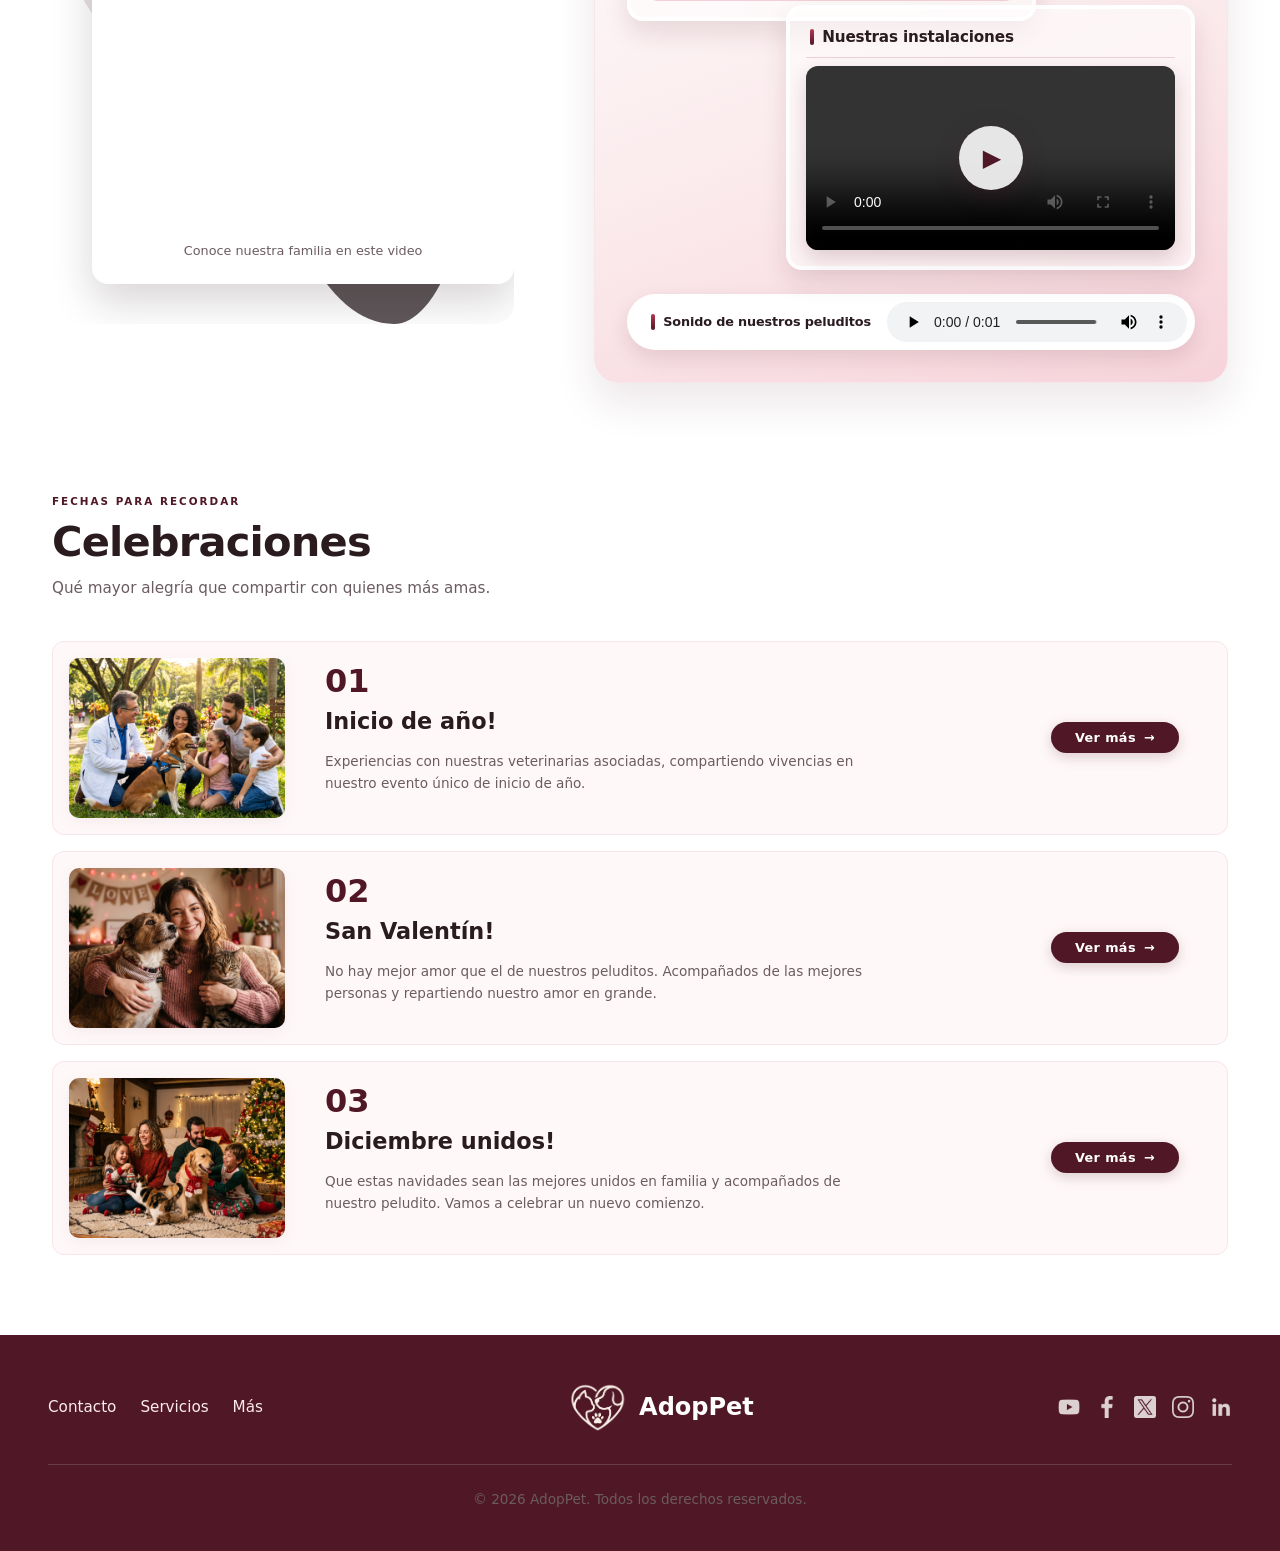
<file: multimedia.html>
<!DOCTYPE html>
<html lang="es">

<head>
    <meta charset="UTF-8">
    <meta name="viewport" content="width=device-width, initial-scale=1.0">
    <link rel="icon" href="image/nuevoLogoAdopPet en negativo.png" type="image/png">
    <title>AdopPet - Multimedia</title>
    <link rel="stylesheet" href="css/estilos.css">
    <link rel="stylesheet" href="css/multimedia.css">
</head>

<body>
    <!-- ================= ENCABEZADO PRINCIPAL ================= -->
    <header id="encabezado-principal-multimedia" class="encabezado-principal-multimedia">
        <!-- Contenedor logo -->
        <div id="contenedor-logo" class="contenedor-logo">
            <img src="image/nuevoLogo.png" alt="Logotipo de AdopPet" class="logo-adopPet" id="logo-adopPet" width="48">
            <strong class="nombre-marca">AdopPet</strong>
        </div>

        <!-- Navegación de las páginas -->
        <nav id="navegacion-principal" class="navegacion-principal" aria-label="Navegación principal">
            <ul class="lista-nav">
                <li class="item-nav"><a href="index.html">Home</a></li>
                <li class="item-nav"><a href="exploracion.html">Exploracion</a></li>
                <li class="item-nav"><a href="contenido.html">Contenido</a></li>
                <li class="item-nav"><a href="recursos.html">Recursos</a></li>
                <li class="item-nav"><a href="multimedia.html" class="activo" aria-current="page">Multimedia</a></li>
                <li class="item-nav"><a href="contacto.html">Contacto</a></li>
            </ul>
        </nav>

        <!-- Contenedor Notificaciones y cuenta -->
        <div id="acciones-usuario" class="acciones-usuario">
            <a href="notificaciones.html" id="btn-notificaciones">
                <img src="image/icono notificacion.png" alt="Icono de notificaciones" id="icono-notificacion" width="24">
                Notificación
            </a>
            <a href="cuenta.html" id="btn-cuenta">
                <img src="image/icono perfil.png" alt="Icono de mi cuenta" id="icono-cuenta" width="24">
                Mi cuenta
            </a>
        </div>
    </header>

    <!-- ================= CONTENIDO PRINCIPAL ================= -->
    <main id="contenido-principal" class="main-contenido">
        <!-- Navegación interna de la página -->
        <!-- Navegación secundaria generalizada -->
        <nav class="navegacion-secundaria" aria-label="Navegación de secciones multimedia">
            <ul>
                <li><a href="#conocenos" class="activo">&#128062; Conócenos más!</a></li>
                <li><a href="#experiencias">Experiencias</a></li>
                <li><a href="#familia">Juntos como familia</a></li>
                <li><a href="#celebraciones">Celebraciones</a></li>
            </ul>
        </nav>

        <!-- Sección Hero -->
        <section id="conocenos" class="seccion-hero">
            <h1 class="titulo-principal">Conócenos un poco más!</h1>
            <p class="descripcion-hero">Mira nuestra galería de nuestra familia.</p>
        </section>

        <!-- Sección de galería de imágenes / Carrusel -->
        <section id="experiencias" class="seccion-galeria">
            <h2 class="titulo-secundario">Experiencias unidas</h2>
            <article id="carrusel-experiencias" class="contenedor-carrusel">
                <a href="#slide-1" class="control-carrusel control-carrusel-izquierda" aria-label="Imagen anterior">
                    <span class="icono-control" aria-hidden="true">
                        <img src="image/Flecha izquierda.png" alt="" width="16">
                    </span>
                </a>

                <div class="pista-carrusel">
                    <figure id="slide-1" class="item-galeria">
                        <span class="etiqueta-destacado">Destacado</span>
                        <img class="img-galeria" src="image/familia feliz.jpg" alt="Familia feliz con su nueva mascota adoptada" width="800">
                        <figcaption class="leyenda-galeria">Una familia feliz con su nueva mascota adoptada</figcaption>
                    </figure>

                    <figure id="slide-2" class="item-galeria">
                        <img class="img-galeria" src="image/mascota en el parque.jpg" alt="Mascota rescatada jugando en el parque" width="800">
                        <figcaption class="leyenda-galeria">Mascota rescatada disfrutando del parque</figcaption>
                    </figure>
                </div>

                <a href="#slide-2" class="control-carrusel control-carrusel-derecha" aria-label="Siguiente imagen">
                    <span class="icono-control" aria-hidden="true">
                        <img src="image/Flecha Derecha.png" alt="" width="16">
                    </span>
                </a>
            </article>
        </section>

        <!-- Sección de contenido complementario y video -->
        <section id="familia" class="seccion-familia">
            <!-- Video en columna -->
            <div class="contenedor-video">
                <article class="columna-video">
                    <figure class="recurso-video">
                        <iframe width="560" height="315"
                            src="https://www.youtube.com/embed/YQDDm9HLkV4?si=2J-c2hGIL5KGcBfJ"
                            title="YouTube video player"
                            allow="accelerometer; autoplay; clipboard-write; encrypted-media; gyroscope; picture-in-picture; web-share"
                            referrerpolicy="strict-origin-when-cross-origin" allowfullscreen></iframe>
                        <figcaption>Conoce nuestra familia en este video</figcaption>
                    </figure>
                </article>
            </div>

            <!-- Contenido de la columna -->
            <aside class="columna-contenido-complementario">
                <h2 class="titulo-secundario">Juntos como familia</h2>
                <p class="texto-descriptivo">Nuestra mayor alegría es ayudar a quienes lo necesiten de la mejor manera posible y poder convivir espectacularmente con nuestros peluditos.</p>

                <div class="panel-multimedia">
                    <!-- Ubicación -->
                    <figure class="recurso-ubicacion">
                        <figcaption>Encuentra nuestra sede en Cali</figcaption>
                        <iframe class="mapa-ubicacion"
                            src="https://www.google.com/maps/embed?pb=!1m18!1m12!1m3!1d127415.75619176166!2d-76.60492828359374!3d3.3950619000000003!2m3!1f0!2f0!3f0!3m2!1i1024!2i768!4f13.1!3m3!1m2!1s0x8e30a6f0cc4bb3f1%3A0x1f0fb5e952ae6168!2sCali%2C%20Valle%20del%20Cauca!5e0!3m2!1ses!2sco!4v1700000000000!5m2!1ses!2sco"
                            width="450" height="300" allowfullscreen="" loading="lazy"
                            referrerpolicy="no-referrer-when-downgrade"></iframe>
                    </figure>
                    <!-- Video instalaciones -->
                    <figure class="recurso-instalaciones">
                        <figcaption>Nuestras instalaciones</figcaption>
                        <div class="marco-video">
                            <video width="450" controls>
                                <source src="media/Video/videoSedes.mp4" type="video/mp4">
                                <source src="Video/videoSedes.mp4" type="video/mp4">
                                Tu navegador no soporta el elemento de video.
                            </video>
                        </div>
                    </figure>

                    <!-- Audio -->
                    <figure class="recurso-audio">
                        <figcaption>Sonido de nuestros peluditos</figcaption>
                        <audio controls>
                            <source src="media/Audio/Audio Perro.mp3" type="audio/mpeg">
                            <source src="Audio/Audio Perro.mp3" type="audio/mpeg">
                            Tu navegador no soporta el elemento de audio.
                        </audio>
                    </figure>
                </div>
            </aside>
        </section>

        <!-- Sección de eventos y celebraciones -->
        <section id="celebraciones" class="seccion-celebraciones">
            <div class="cabecera-seccion">
                <h2 class="titulo-secundario">Celebraciones</h2>
                <p class="descripcion-seccion">Qué mayor alegría que compartir con quienes más amas.</p>
            </div>

            <ul class="lista-eventos">
                <!-- Evento 1: Inicio de año -->
                <li class="item-eventos">
                    <article class="targeta-contenido">
                        <figure class="imagen-evento">
                            <img src="image/Inicio Año.jpg" alt="Celebración de inicio de año con mascotas" width="250">
                        </figure>
                        <div class="info-evento">
                            <span class="numero-evento">01</span>
                            <h3 class="titulo-evento">Inicio de año!</h3>
                            <p class="texto-evento">Experiencias con nuestras veterinarias asociadas, compartiendo vivencias en nuestro evento único de inicio de año.</p>
                        </div>
                        <button class="btn-ver-mas">Ver más <span class="flecha-btn">&rarr;</span></button>
                    </article>
                </li>

                <!-- Evento 2: San Valentín -->
                <li class="item-eventos">
                    <article class="targeta-contenido">
                        <figure class="imagen-evento">
                            <img src="image/Evento san valentin.jpg" alt="Mascotas celebrando San Valentín" width="250">
                        </figure>
                        <div class="info-evento">
                            <span class="numero-evento">02</span>
                            <h3 class="titulo-evento">San Valentín!</h3>
                            <p class="texto-evento">No hay mejor amor que el de nuestros peluditos. Acompañados de las mejores personas y repartiendo nuestro amor en grande.</p>
                        </div>
                        <button class="btn-ver-mas">Ver más <span class="flecha-btn">&rarr;</span></button>
                    </article>
                </li>

                <!-- Evento 3: Diciembre -->
                <li class="item-eventos">
                    <article class="targeta-contenido">
                        <figure class="imagen-evento">
                            <img src="image/evento diciembre.jpg" alt="Familias y mascotas en Navidad" width="250">
                        </figure>
                        <div class="info-evento">
                            <span class="numero-evento">03</span>
                            <h3 class="titulo-evento">Diciembre unidos!</h3>
                            <p class="texto-evento">Que estas navidades sean las mejores unidos en familia y acompañados de nuestro peludito. Vamos a celebrar un nuevo comienzo.</p>
                        </div>
                        <button class="btn-ver-mas">Ver más <span class="flecha-btn">&rarr;</span></button>
                    </article>
                </li>
            </ul>
        </section>
    </main>

    <!-- ================= PIE DE PÁGINA ================= -->
    <footer class="pie-de-pagina">
        <div class="contenedor-pie">
            <nav class="enlaces-pie" aria-label="Enlaces del pie de página">
                <ul>
                    <li><a href="contacto.html">Contacto</a></li>
                    <li><a href="servicios.html">Servicios</a></li>
                    <li><a href="#">Más</a></li>
                </ul>
            </nav>

            <div class="logo-pie">
                <img src="image/nuevoLogoAdopPet en negativo.png" alt="Logotipo AdopPet" width="60">
                <a href="index.html">AdopPet</a>
            </div>

            <nav class="redes-sociales" aria-label="Redes sociales">
                <ul>
                    <li><a href="https://youtube.com" target="_blank" aria-label="YouTube"><img src="image/youtube logo.png" alt="YouTube" width="24"></a></li>
                    <li><a href="https://facebook.com" target="_blank" aria-label="Facebook"><img src="image/icono facebook.png" alt="Facebook" width="24"></a></li>
                    <li><a href="https://twitter.com" target="_blank" aria-label="Twitter"><img src="image/logo x.png" alt="Twitter" width="24"></a></li>
                    <li><a href="https://instagram.com" target="_blank" aria-label="Instagram"><img src="image/logo instagram.png" alt="Instagram" width="24"></a></li>
                    <li><a href="https://linkedin.com" target="_blank" aria-label="LinkedIn"><img src="image/linkedin.png" alt="LinkedIn" width="24"></a></li>
                </ul>
            </nav>
        </div>

        <div class="derechos-autor">
            <p><small>&copy; 2026 AdopPet. Todos los derechos reservados.</small></p>
        </div>
    </footer>

    <!-- Enlace fijo para volver arriba -->
    <a href="#" id="volver-arriba" class="btn-volver-arriba" aria-label="Volver arriba">&uarr;</a>
</body>

</html>
</file>
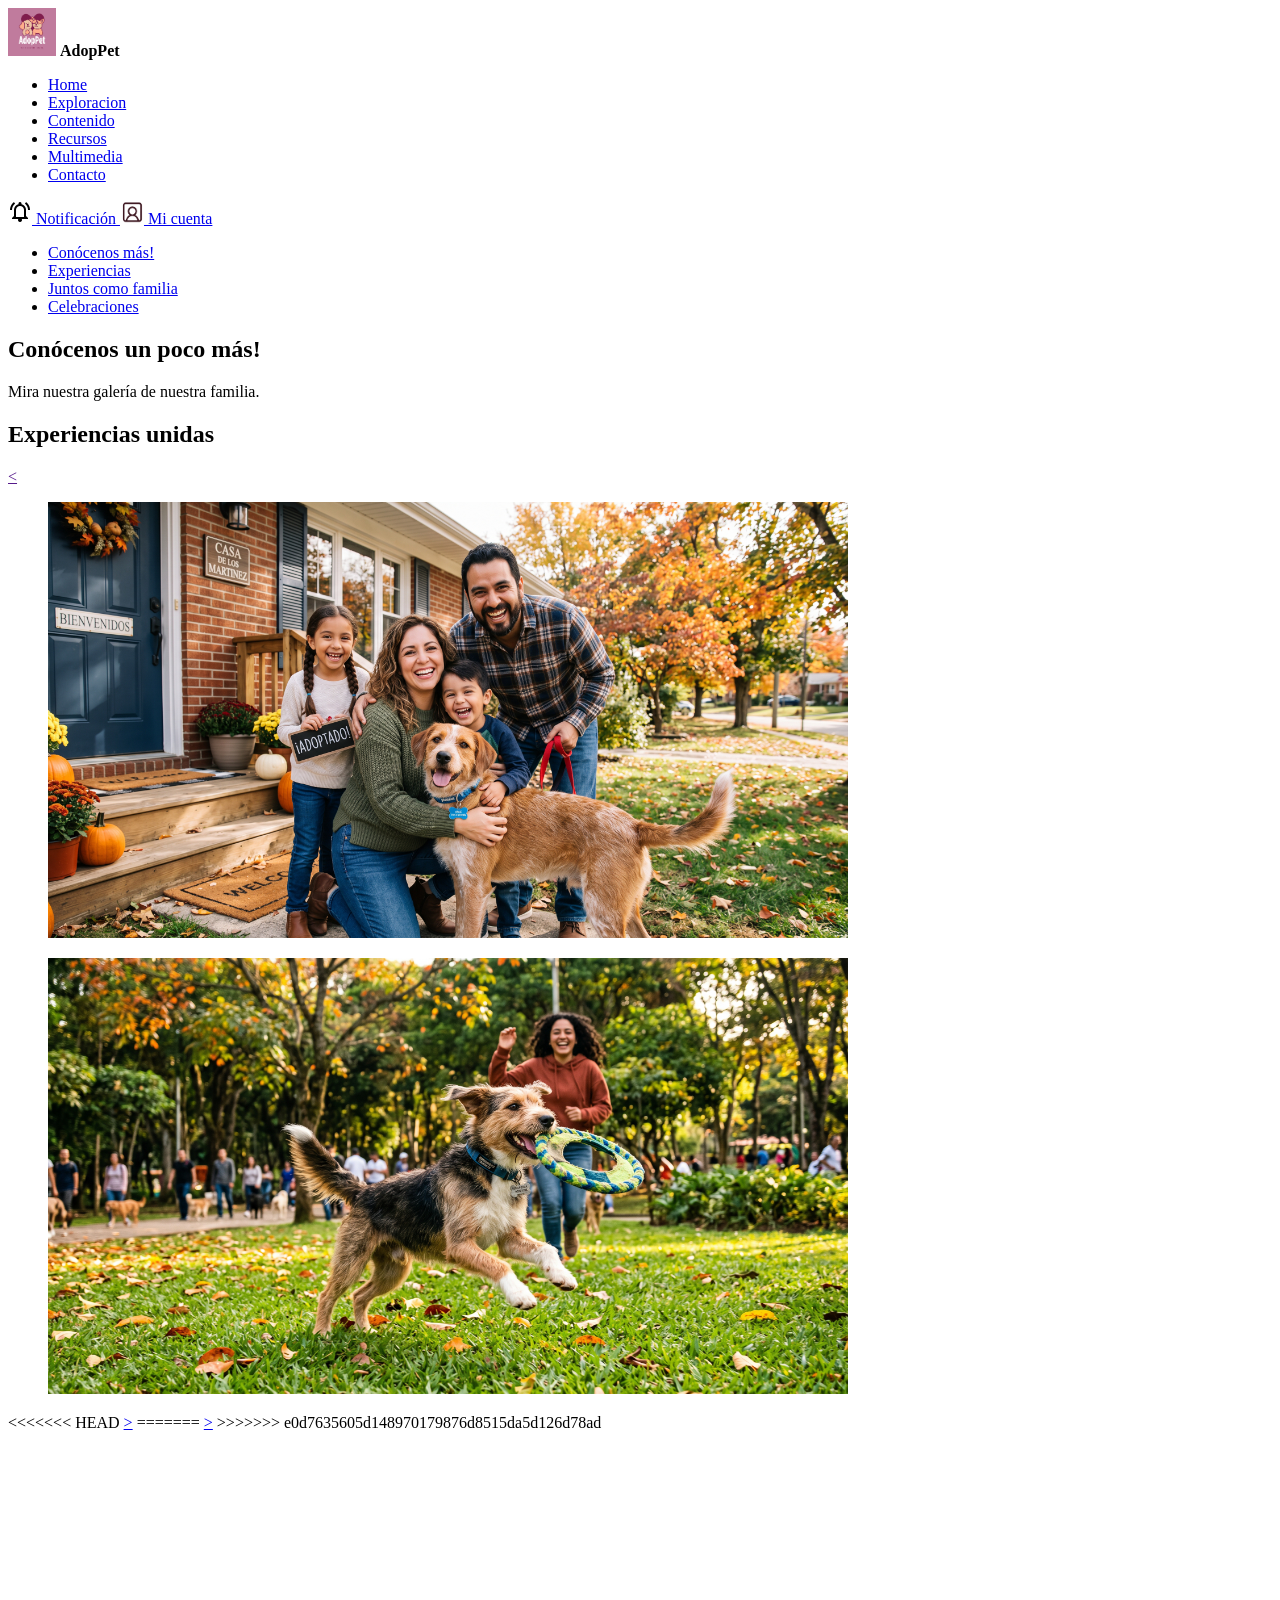
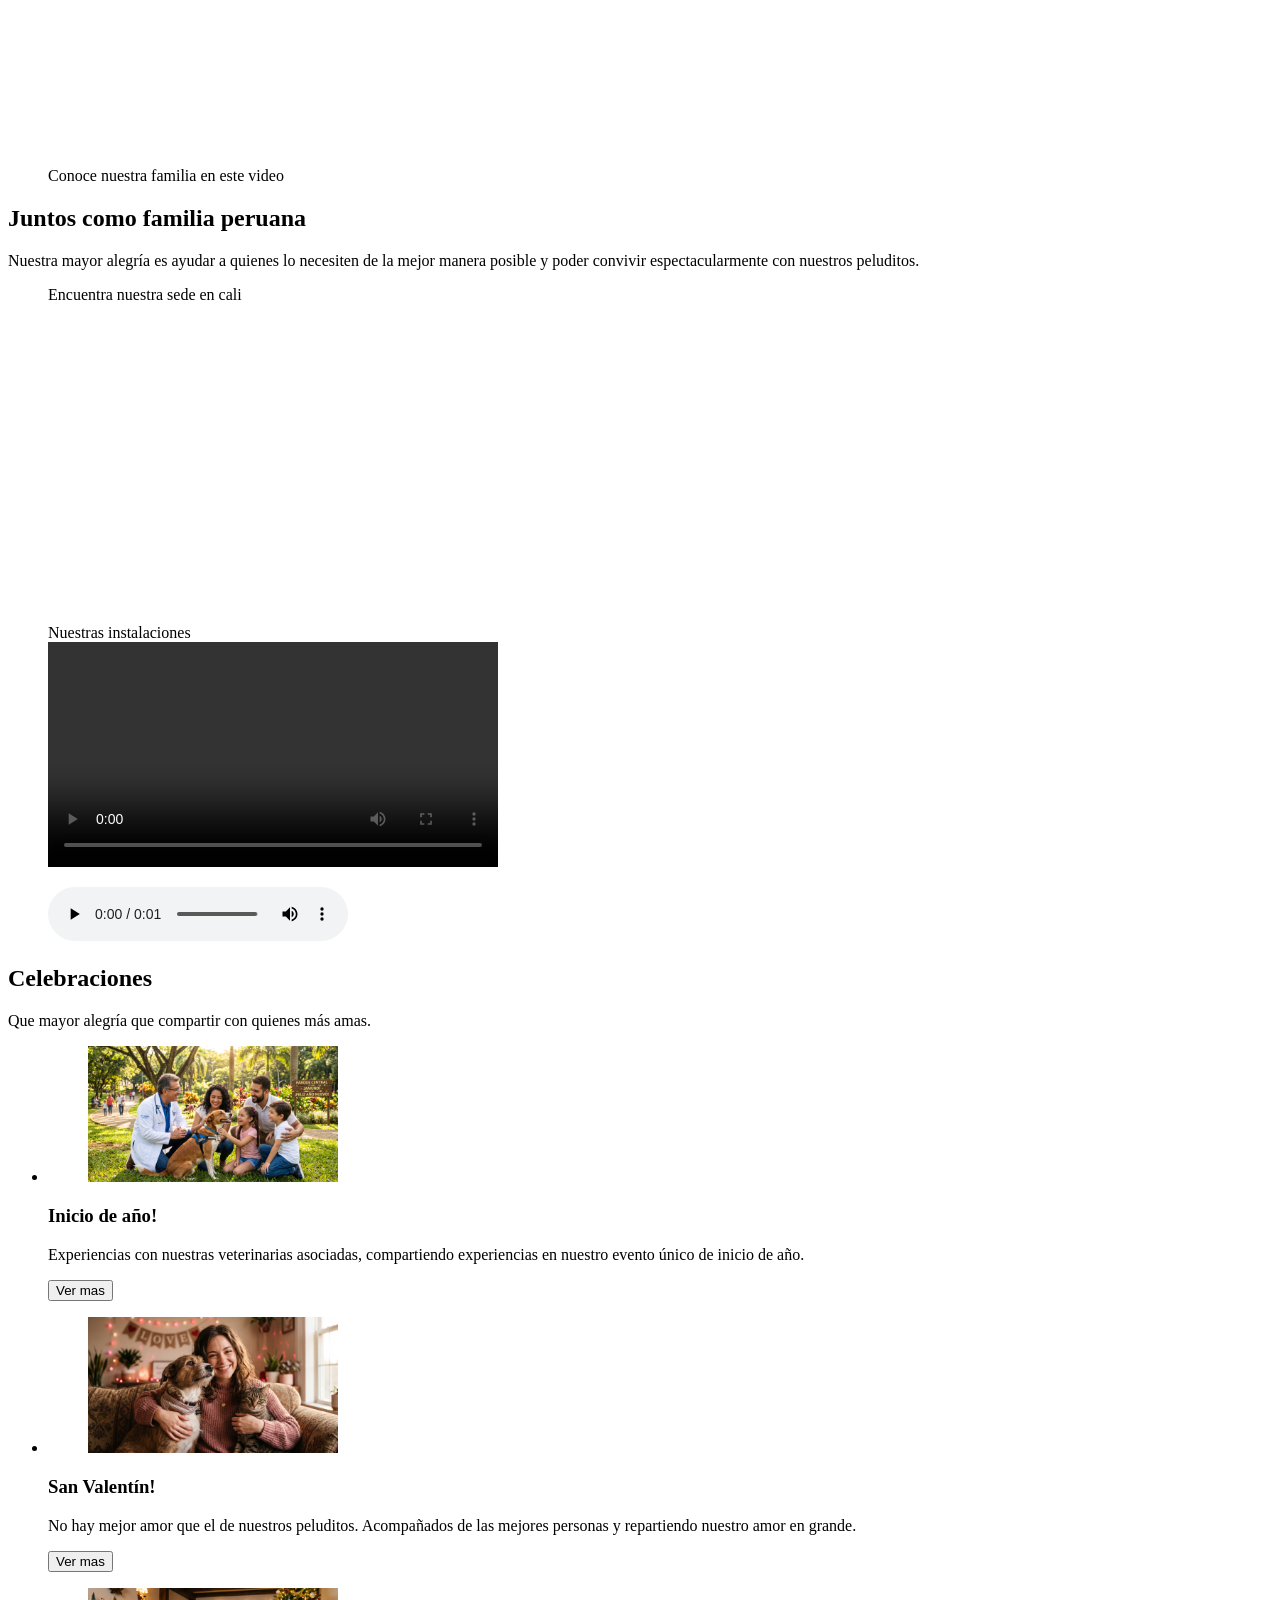
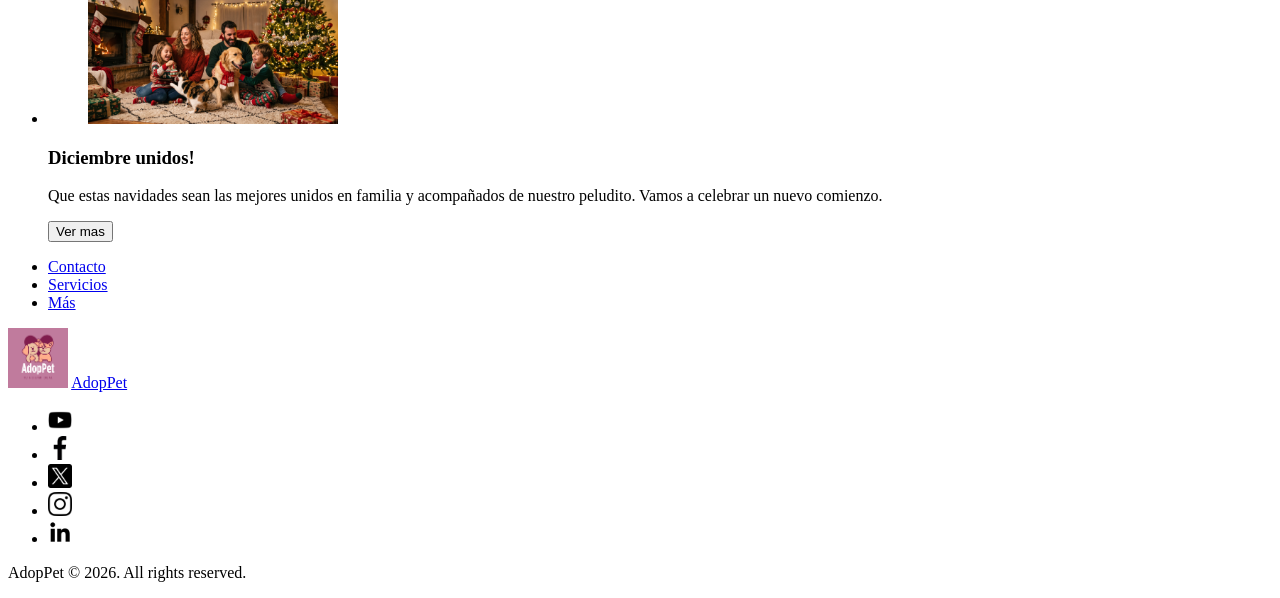
<file: multimedia2.html>
<!DOCTYPE html>
<html lang="es">

<head>
    <meta charset="UTF-8">
    <meta name="viewport" content="width=device-width, initial-scale=1.0">
    <title>multimedia</title>
</head>

<body>
    <header id="encabezado-principal-multimedia" class="encabezado-principal-multimedia">
        <!--Contenedor logo-->
        <div id="contenedor-logo" class="contenedor-logo">
            <img src="image/AdopPet Logo.png" alt="Logotipo de AdopPet" class="logo-adopPet" id="logo-adopPet"
                width="48px">
            <strong class="nombre-marca">AdopPet</strong>
        </div>
        <!--Navegacion de las paginas-->
        <nav id="navegacion-principal" class="navegacion-principal">
            <ul class="lista-nav">
                <li class="item-nav"><a href="index.html">Home</a></li>
                <li class="item-nav"><a href="exploracion.html">Exploracion</a></li>
                <li class="item-nav"><a href="contenido.html">Contenido</a></li>
                <li class="item-nav"><a href="recursos.html">Recursos</a></li>
                <li class="item-nav"><a href="multimedia.html">Multimedia</a></li>
                <li class="item-nav"><a href="contacto.html">Contacto</a></li>
            </ul>
        </nav>
        <!--Contenedor Notificaines y cuenta-->
        <div id="acciones-usuario" class="acciones-usuario">
            <a href="notificaciones.html" id="btn-notificaciones">
                <img src="image/icono notificacion.png" alt="Icono de notificaciones" id="icono-notificacion"
                    width="24">
                Notificación
            </a>
            <a href="cuenta.html" id="btn-cuenta">
                <img src="image/icono perfil.png" alt="Icono de mi cuenta" id="icono-cuenta" width="24">
                Mi cuenta
            </a>
        </div>
    </header>

    <main id="contenido-principal" class="main-contenido">
        <!-- nav para la navegacion en las secciones de la misma pagina -->
        <nav id="navegacion-secundaria" class="nav-secundaria">
            <ul class="lista-nav-secundaria">
                <li class="item-nav-secundaria">
                    <a href="#conocenos" class="btn-conocenos">Conócenos más!</a>
                </li>
                <li class="item-nav-secundaria">
                    <a href="#experiencias" class="btn-conocenos">Experiencias</a>
                </li>
                <li class="item-nav-secundaria">
                    <a href="#familia" class="btn-conocenos">Juntos como familia</a>
                </li>
                <li class="item-nav-secundaria">
                    <a href="#celebraciones" class="btn-conocenos">Celebraciones</a>
                </li>
            </ul>
        </nav>

        <section id="conocenos" class="seccion-hero">
            <h1 class="titulo-principal">Conócenos un poco más!</h1>
            <p class="descripcion-hero">Mira nuestra galería de nuestra familia.</p>
        </section>
        <!--Seccion de galeria de imagenes-->
        <section id="experiencias" class="seccion-galeria">
            <h2 class="titulo-secundario">Experiencias unidas</h2>
            <article id="carrusel-experiencias" class="contenedor-carrusel">
                <a href="" id="btn-anterior" class="control-carrucel-flecha-izquierda" aria-label="Imagen anterior"><</a>

                    <figure class="item-galeria">
                        <img class="img-galeria" src="image/familia feliz.jpg"
                            alt="Familia feliz con su nueva mascota adoptada" width="800">
                    </figure>

                    <figure class="item-galeria">
                        <img class="img-galeria" src="image/mascota en el parque.jpg"
                            alt="Mascota rescatada jugando en el parque" width="800">
                    </figure>

<<<<<<< HEAD
                    <a href="#siguiente" id="btn-siguiente" class="control-carrusel flecha-derecha"
                        aria-label="Siguiente imagen">></a>
=======
                        <a href="#siguiente" id="btn-siguiente" class="control-carrusel flecha-derecha"aria-label="Siguiente imagen">></a>
>>>>>>> e0d7635605d148970179876d8515da5d126d78ad
            </article>
        </section>
        <!--Seccion de contenido complementario-->
        <section id="familia" class="seccion-familia">
            <!--Video en columna-->
            <div class="contenedor-video">
                <article class="columna-video">
                    <figure class="recurso-video">
                        <iframe width="560" height="315"
                            src="https://www.youtube.com/embed/YQDDm9HLkV4?si=2J-c2hGIL5KGcBfJ"
                            title="YouTube video player" frameborder="0"
                            allow="accelerometer; autoplay; clipboard-write; encrypted-media; gyroscope; picture-in-picture; web-share"
                            referrerpolicy="strict-origin-when-cross-origin" allowfullscreen></iframe>
                        <figcaption>Conoce nuestra familia en este video</figcaption>
                    </figure>
                </article>
            </div>
            <!--Contenido de la columna-->
            <aside class="columna-contenido-complementario">
                <h2 class="titulo-secundario">Juntos como familia peruana</h2>
                <p class="texto-descriptivo">Nuestra mayor alegría es ayudar a quienes lo necesiten de la mejor manera
                    posible y poder convivir espectacularmente con nuestros peluditos.</p>
                <!--Ubicacion-->
                <figure class="recurso-ubicacion">
                    <figcaption>Encuentra nuestra sede en cali</figcaption>
                    <iframe
                        src="https://www.google.com/maps/embed?pb=!1m18!1m12!1m3!1d127415.75619176166!2d-76.60492828359374!3d3.3950619000000003!2m3!1f0!2f0!3f0!3m2!1i1024!2i768!4f13.1!3m3!1m2!1s0x8e30a6f0cc4bb3f1%3A0x1f0fb5e952ae6168!2sCali%2C%20Valle%20del%20Cauca!5e0!3m2!1ses!2sco!4v1700000000000!5m2!1ses!2sco"
                        width="450" height="300" style="border:0;" allowfullscreen="" loading="lazy"
                        referrerpolicy="no-referrer-when-downgrade"></iframe>

                </figure>
                <figure>
                    <figcaption>Nuestras instalaciones</figcaption>
                    <video src="Video/videoSedes.mp4" width="450" controls type="Video/mp4"></video>
                </figure>
                <!--Audio-->
                <figure class="recurso-audio">
                    <audio controls>
                        <source src="Audio/Audio Perro.mp3" type="audio/mpeg">
                    </audio>
                </figure>
            </aside>
        </section>
        <!--Seccion de eventos-->
        <section id="celebraciones" class="seccion-celebraciones">
            <div class="cabecera-seccion">
                <h2 class="titulo-principal">Celebraciones</h2>
                <p class="descripcion-seccion">Que mayor alegría que compartir con quienes más amas.</p>
            </div>
            <!--Evento 1 Inicio de año-->
            <ul class="lista-eventos">
                <li class="item-eventos">
                    <article class="targeta-contenido">
                        <figure class="imagen-evento">
                            <img src="image/Inicio Año.jpg" alt="Celebración de inicio de año con mascotas" width="250">
                        </figure>
                        <div class="detalles-evento">
                            <h3 class="titulo-evento">Inicio de año!</h3>
                            <p class="texto-evento">Experiencias con nuestras veterinarias asociadas, compartiendo
                                experiencias en nuestro evento único de inicio de año.</p>
                            <button class="btn-ver-mas">Ver mas</button>
                        </div>
                    </article>
                </li>
                <!--Evento 2 San valetin-->
                <li class="item-eventos">
                    <article class="targeta-contenido">
                        <figure class="imagen-evento">
                            <img src="image/Evento san valentin.jpg" alt="Mascotas celebrando San Valentín" width="250">
                        </figure>
                        <div class="detalles-evento">
                            <h3 class="titulo-evento">San Valentín!</h3>
                            <p class="texto-evento">No hay mejor amor que el de nuestros peluditos. Acompañados de las
                                mejores personas y repartiendo nuestro amor en grande.</p>
                            <button class="btn-ver-mas">Ver mas</button>
                        </div>
                    </article>
                </li>
                <!--Evento 3 Diciembre-->
                <li class="item-eventos">
                    <article class="targeta-contenido">
                        <figure class="imagen-evento">
                            <img src="image/evento diciembre.jpg" alt="Familias y mascotas en Navidad" width="250">
                        </figure>
                        <div class="detalles-evento">
                            <h3 class="titulo-evento">Diciembre unidos!</h3>
                            <p class="texto-evento">Que estas navidades sean las mejores unidos en familia y acompañados
                                de nuestro peludito. Vamos a celebrar un nuevo comienzo.</p>
                            <button class="btn-ver-mas">Ver mas</button>
                        </div>
                    </article>
                </li>
            </ul>
        </section>
    </main>
    <!--Footer-->
    <footer class="pie-de-pagina">
        <div class="contenedor-pie">
            <nav class="enlaces-pie">
                <ul>
                    <li><a href="#contacto">Contacto</a></li>
                    <li><a href="#servicios">Servicios</a></li>
                    <li><a href="#mas">Más</a></li>
                </ul>
            </nav>

            <div class="logo-pie">
                <img src="image/AdopPet Logo.png" alt="Logo" width="60px">
                <a href="index.html">AdopPet</a>
            </div>

            <div class="redes-sociales">
                <ul>
                    <li><a href="https://youtube.com" target="_blank" aria-label="Youtube"><img
                                src="image/youtube logo.png" alt="Youtube" width="24px"></a></li>
                    <li><a href="https://facebook.com" target="_blank" aria-label="Facebook"><img
                                src="image/icono facebook.png" alt="Facebook" width="24px"></a></li>
                    <li><a href="https://twitter.com" target="_blank" aria-label="Twitter"><img src="image/logo x.png"
                                alt="Twitter" width="24px"></a></li>
                    <li><a href="https://instagram.com" target="_blank" aria-label="Instagram"><img
                                src="image/logo instagram.png" alt="Instagram" width="24px"></a></li>
                    <li><a href="https://linkedin.com" target="_blank" aria-label="Linkedin"><img
                                src="image/linkedin.png" alt="Linkedin" width="24px"></a></li>
                </ul>
            </div>
        </div>

        <div class="derechos-autor">
            <p>AdopPet &copy; 2026. All rights reserved.</p>
        </div>
    </footer>
</body>

</html>
</file>
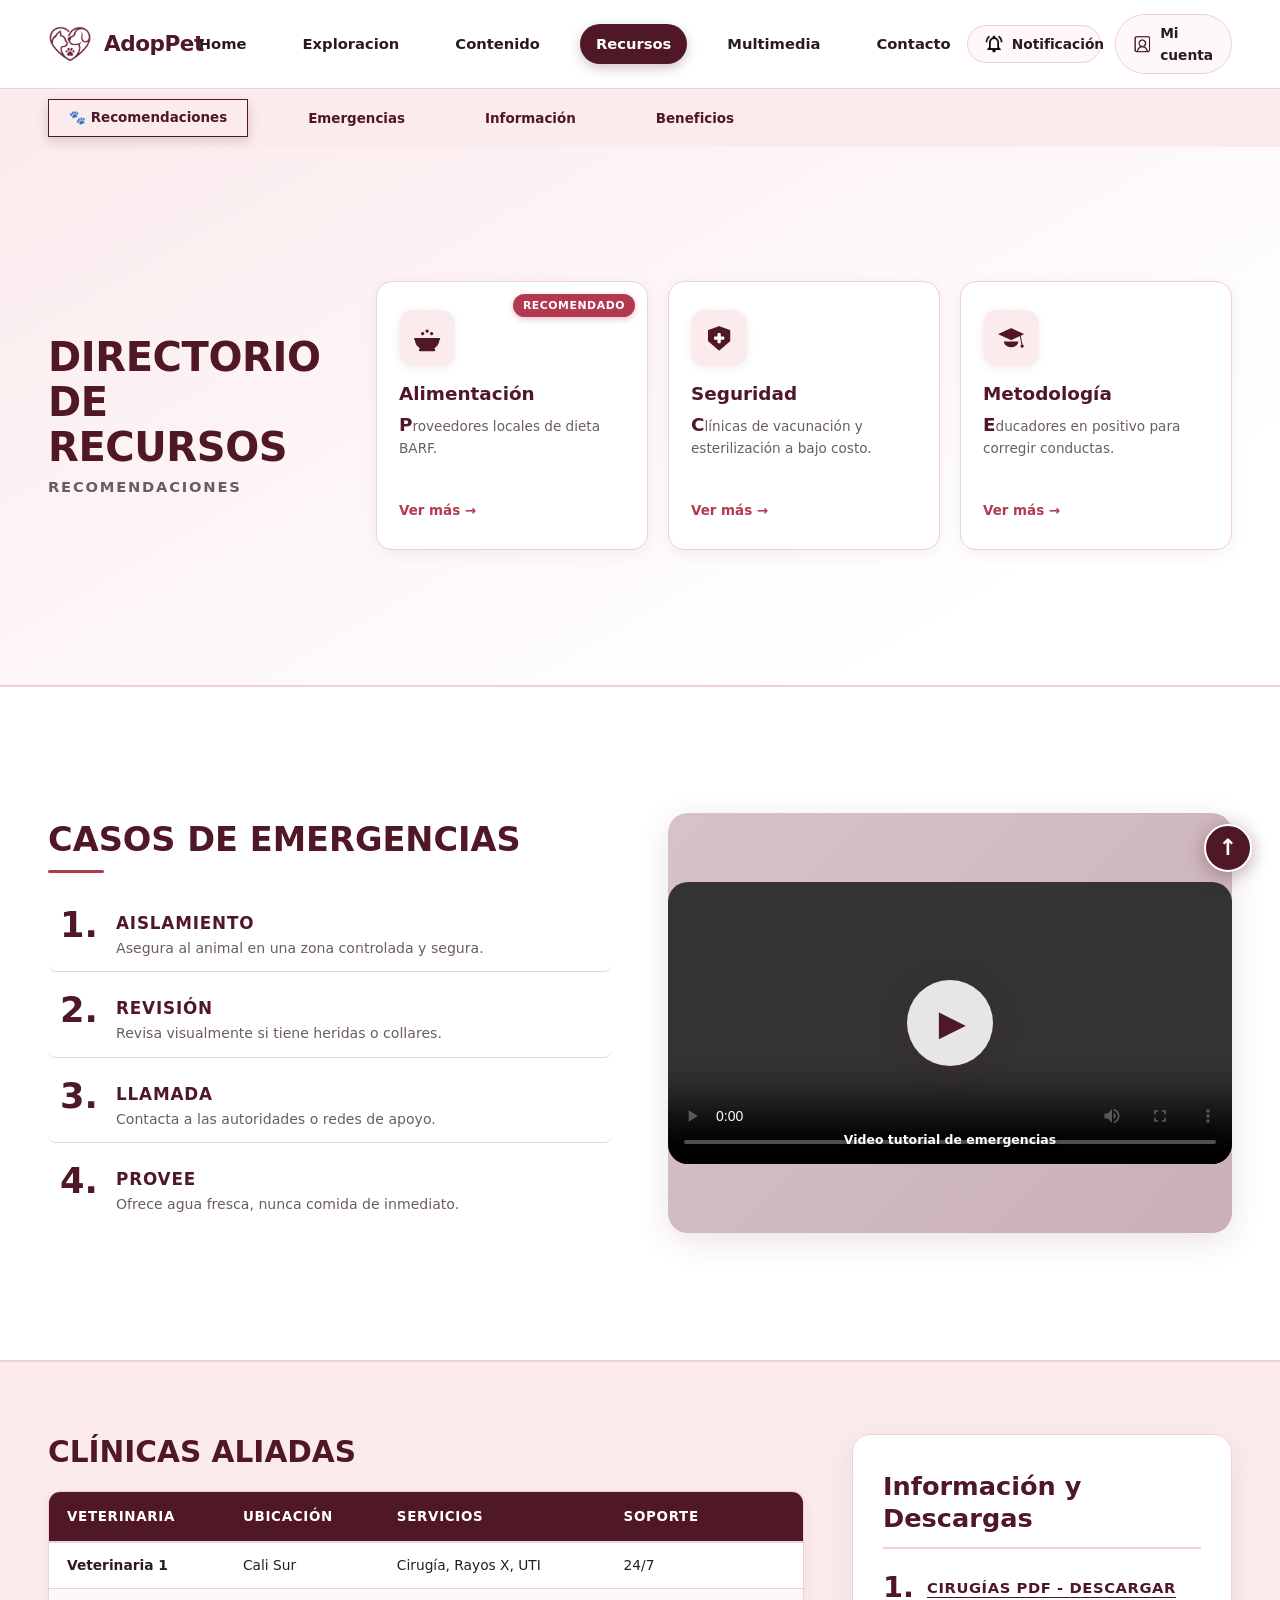
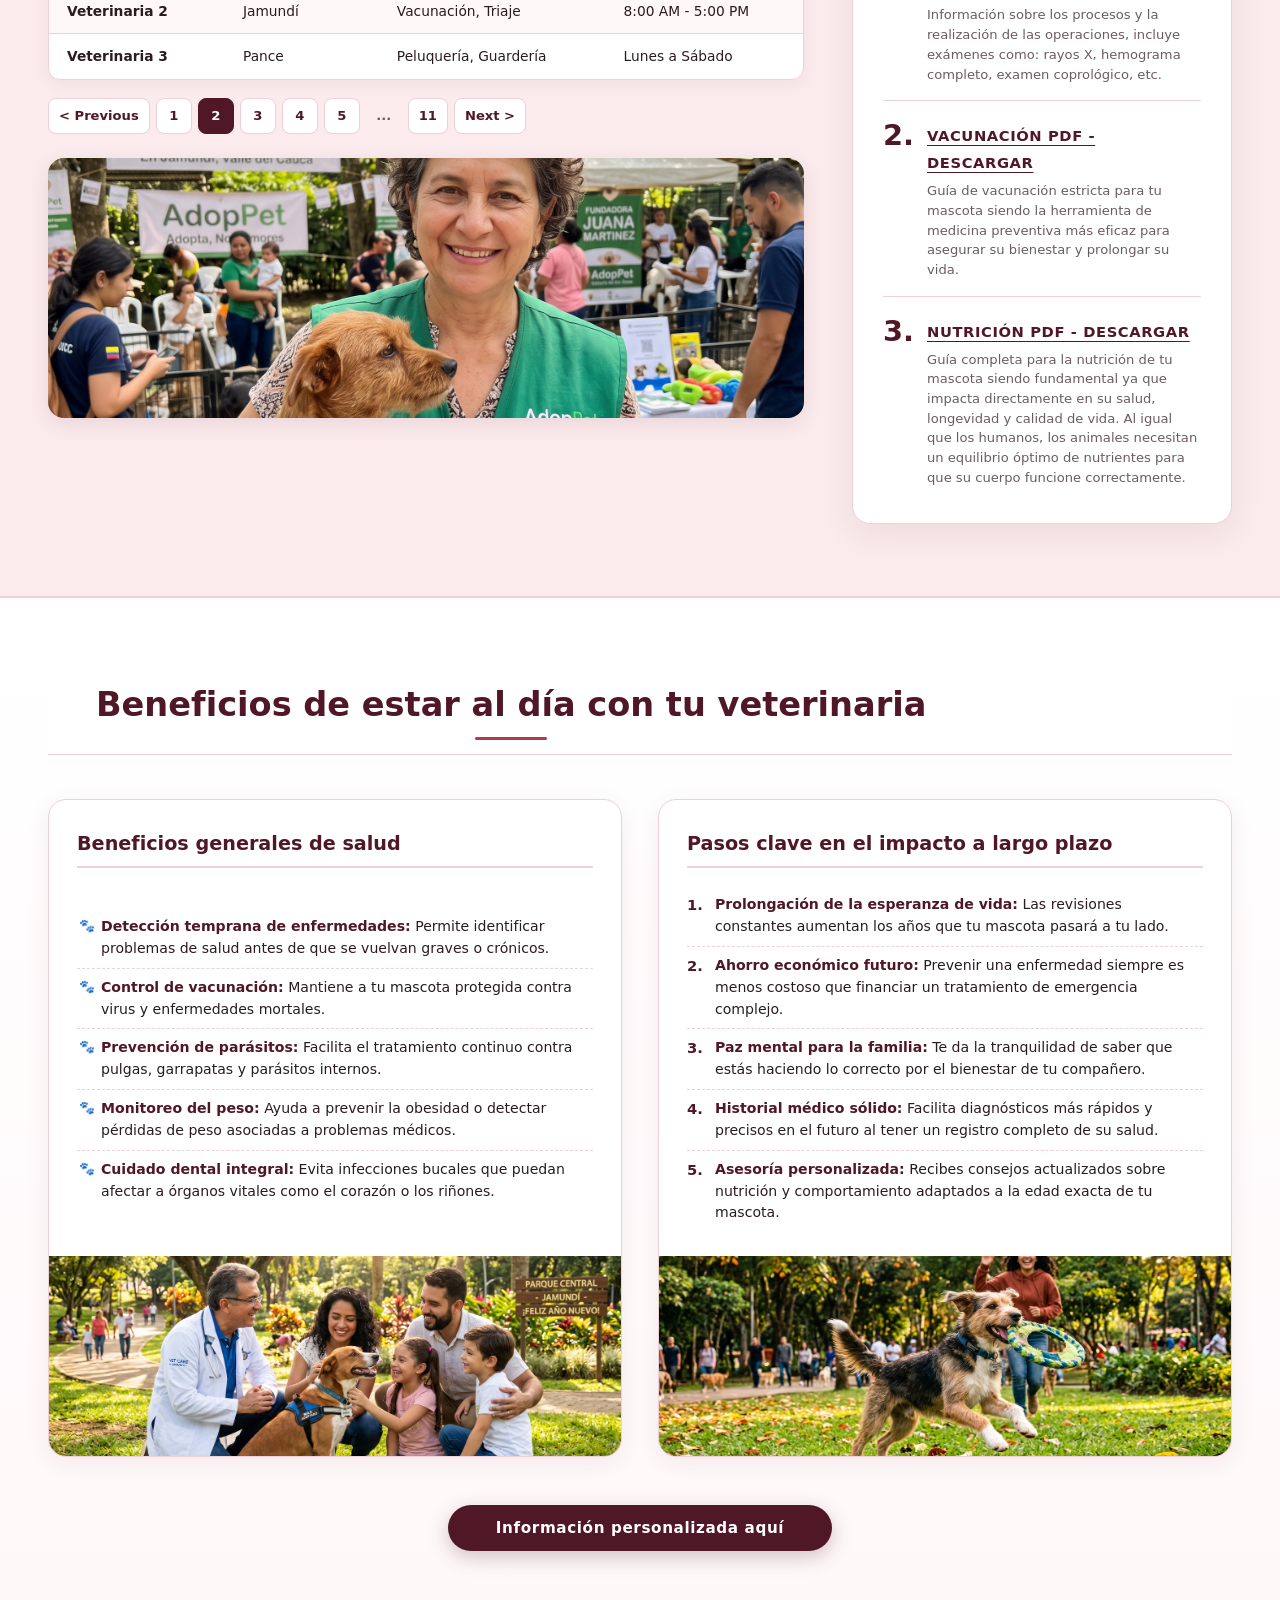
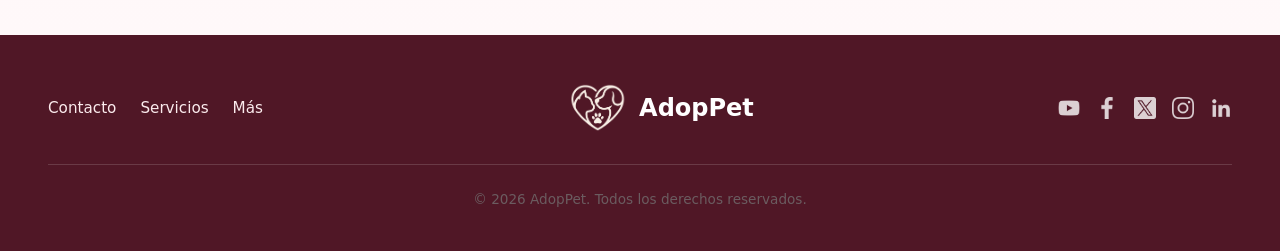
<file: recursos.html>
<!DOCTYPE html>
<html lang="es">

<head>
    <meta charset="UTF-8">
    <meta name="viewport" content="width=device-width, initial-scale=1.0">
    <link rel="icon" href="image/nuevoLogoAdopPet en negativo.png" type="image/png">
    <title>AdopPet - Directorio de Recursos</title>
    <link rel="stylesheet" href="css/estilos.css">
    <link rel="stylesheet" href="css/recursos.css">
</head>

<body>

    <!-- ================= ENCABEZADO PRINCIPAL ================= -->
    <header id="encabezado-principal-recursos" class="encabezado-principal-multimedia">
        <!-- Contenedor logo -->
        <div id="contenedor-logo" class="contenedor-logo">
            <img src="image/nuevoLogo.png" alt="Logotipo de AdopPet" class="logo-adopPet" id="logo-adopPet"
                width="48">
            <strong class="nombre-marca">AdopPet</strong>
        </div>

        <!-- Navegación de las páginas -->
        <nav id="navegacion-principal" class="navegacion-principal" aria-label="Navegación principal">
            <ul class="lista-nav">
                <li class="item-nav"><a href="index.html">Home</a></li>
                <li class="item-nav"><a href="exploracion.html">Exploracion</a></li>
                <li class="item-nav"><a href="contenido.html">Contenido</a></li>
                <li class="item-nav"><a href="recursos.html" class="activo" aria-current="page">Recursos</a></li>
                <li class="item-nav"><a href="multimedia.html">Multimedia</a></li>
                <li class="item-nav"><a href="contacto.html">Contacto</a></li>
            </ul>
        </nav>

        <!-- Contenedor Notificaciones y cuenta -->
        <div id="acciones-usuario" class="acciones-usuario">
            <a href="notificaciones.html" id="btn-notificaciones">
                <img src="image/icono notificacion.png" alt="Icono de notificaciones" id="icono-notificacion"
                    width="24">
                Notificación
            </a>
            <a href="cuenta.html" id="btn-cuenta">
                <img src="image/icono perfil.png" alt="Icono de mi cuenta" id="icono-cuenta" width="24">
                Mi cuenta
            </a>
        </div>
    </header>

    <!-- ================= NAVEGACIÓN SECUNDARIA ================= -->
    <nav class="navegacion-secundaria" aria-label="Navegación de secciones de recursos">
        <ul>
            <li><a href="#recomendaciones" class="activo">&#128062; Recomendaciones</a></li>
            <li><a href="#emergencias">Emergencias</a></li>
            <li><a href="#informacion">Información</a></li>
            <li><a href="#beneficios">Beneficios</a></li>
        </ul>
    </nav>

    <!-- ================= CONTENIDO PRINCIPAL ================= -->
    <main class="contenido-principal">

        <!-- ===== SECCIÓN 1: RECOMENDACIONES ===== -->
        <section id="recomendaciones" class="seccion-dividida">
            <div class="columna-titulo">
                <h1>Directorio de Recursos</h1>
                <h2>Recomendaciones</h2>
            </div>

            <div class="columna-tarjetas">
                <article class="tarjeta-recurso">
                    <span class="etiqueta-flotante">Recomendado</span>
                    <div class="icono-recurso">
                        <img src="image/icono-comida.png" alt="Icono Alimentación" width="32" height="32">
                    </div>
                    <h3>Alimentación</h3>
                    <p>Proveedores locales de dieta BARF.</p>
                    <span class="pista-interactiva">Ver proveedores certificados</span>
                    <a href="#" class="enlace-mas">Ver más &rarr;</a>
                </article>

                <article class="tarjeta-recurso">
                    <div class="icono-recurso">
                        <img src="image/icono-seguridad.png" alt="Icono Seguridad" width="32" height="32">
                    </div>
                    <h3>Seguridad</h3>
                    <p>Clínicas de vacunación y esterilización a bajo costo.</p>
                    <span class="pista-interactiva">Puntos de atención diurna</span>
                    <a href="#" class="enlace-mas">Ver más &rarr;</a>
                </article>

                <article class="tarjeta-recurso">
                    <div class="icono-recurso">
                        <img src="image/icono-metodologia.png" alt="Icono Metodología" width="32" height="32">
                    </div>
                    <h3>Metodología</h3>
                    <p>Educadores en positivo para corregir conductas.</p>
                    <span class="pista-interactiva">Terapia en positivo</span>
                    <a href="#" class="enlace-mas">Ver más &rarr;</a>
                </article>
            </div>
        </section>

        <!-- ===== SECCIÓN 2: EMERGENCIAS ===== -->
        <section id="emergencias" class="seccion-dividida-video">
            <div class="columna-lista">
                <h2>Casos de Emergencias</h2>
                <ol class="lista-pasos-numerada">
                    <li>
                        <h3>Aislamiento</h3>
                        <p>Asegura al animal en una zona controlada y segura.</p>
                    </li>
                    <li>
                        <h3>Revisión</h3>
                        <p>Revisa visualmente si tiene heridas o collares.</p>
                    </li>
                    <li>
                        <h3>Llamada</h3>
                        <p>Contacta a las autoridades o redes de apoyo.</p>
                    </li>
                    <li>
                        <h3>Provee</h3>
                        <p>Ofrece agua fresca, nunca comida de inmediato.</p>
                    </li>
                </ol>
            </div>

            <div class="columna-video">
                <div class="contenedor-video">
                    <figure>
                        <figcaption>Video tutorial de emergencias</figcaption>
                        <video width="450" controls>
                            <source src="media/Video/videoSedes.mp4" type="video/mp4">
                            <source src="Video/videoSedes.mp4" type="video/mp4">
                            Tu navegador no soporta el formato de video.
                        </video>
                    </figure>
                </div>
            </div>
        </section>

        <!-- ===== SECCIÓN 3: CLÍNICAS E INFORMACIÓN ===== -->
        <section id="informacion" class="seccion-clinicas-info">
            <div class="columna-tabla">
                <h2>Clínicas Aliadas</h2>

                <div class="contenedor-tabla">
                    <table class="tabla-datos">
                        <thead>
                            <tr>
                                <th>Veterinaria</th>
                                <th>Ubicación</th>
                                <th>Servicios</th>
                                <th>Soporte</th>
                            </tr>
                        </thead>
                        <tbody>
                            <tr>
                                <td>Veterinaria 1</td>
                                <td>Cali Sur</td>
                                <td>Cirugía, Rayos X, UTI</td>
                                <td>24/7</td>
                            </tr>
                            <tr>
                                <td>Veterinaria 2</td>
                                <td>Jamundí</td>
                                <td>Vacunación, Triaje</td>
                                <td>8:00 AM - 5:00 PM</td>
                            </tr>
                            <tr>
                                <td>Veterinaria 3</td>
                                <td>Pance</td>
                                <td>Peluquería, Guardería</td>
                                <td>Lunes a Sábado</td>
                            </tr>
                        </tbody>
                    </table>
                </div>

                <nav class="paginacion-tabla" aria-label="Paginación de clínicas">
                    <a href="#">&lt; Previous</a>
                    <a href="#">1</a>
                    <a href="#" class="activo" aria-current="page">2</a>
                    <a href="#">3</a>
                    <a href="#">4</a>
                    <a href="#">5</a>
                    <span>...</span>
                    <a href="#">11</a>
                    <a href="#">Next &gt;</a>
                </nav>

                <div class="marcador-imagen-grande">
                    <img src="image/Fotografia juana.jpg" alt="Mapa y ubicación de clínicas aliadas" width="400">
                </div>
            </div>

            <aside class="columna-tarjeta-blanca">
                <div class="tarjeta-informacion-descargas">
                    <h2>Información y Descargas</h2>
                    <ol class="lista-descargas">
                        <li>
                            <h3><a href="cirugias.pdf" download>CIRUGÍAS PDF - DESCARGAR</a></h3>
                            <p>Información sobre los procesos y la realización de las operaciones, incluye exámenes
                                como: rayos X, hemograma completo, examen coprológico, etc.</p>
                        </li>
                        <li>
                            <h3><a href="vacunacion.pdf" download>VACUNACIÓN PDF - DESCARGAR</a></h3>
                            <p>Guía de vacunación estricta para tu mascota siendo la herramienta de medicina preventiva
                                más eficaz para asegurar su bienestar y prolongar su vida.</p>
                        </li>
                        <li>
                            <h3><a href="nutricion.pdf" download>NUTRICIÓN PDF - DESCARGAR</a></h3>
                            <p>Guía completa para la nutrición de tu mascota siendo fundamental ya que impacta
                                directamente en su salud, longevidad y calidad de vida. Al igual que los humanos, los
                                animales necesitan un equilibrio óptimo de nutrientes para que su cuerpo funcione
                                correctamente.</p>
                        </li>
                    </ol>
                </div>
            </aside>
        </section>

        <!-- ===== SECCIÓN 4: BENEFICIOS ===== -->
        <section id="beneficios" class="seccion-beneficios-central">
            <header class="encabezado-centrado">
                <h2>Beneficios de estar al día con tu veterinaria</h2>
            </header>

            <div class="contenedor-dos-tarjetas">
                <article class="tarjeta-beneficio-larga">
                    <h3>Beneficios generales de salud</h3>
                    <ul>
                        <li><strong>Detección temprana de enfermedades:</strong> Permite identificar problemas de salud
                            antes de que se vuelvan graves o crónicos.</li>
                        <li><strong>Control de vacunación:</strong> Mantiene a tu mascota protegida contra virus y
                            enfermedades mortales.</li>
                        <li><strong>Prevención de parásitos:</strong> Facilita el tratamiento continuo contra pulgas,
                            garrapatas y parásitos internos.</li>
                        <li><strong>Monitoreo del peso:</strong> Ayuda a prevenir la obesidad o detectar pérdidas de
                            peso asociadas a problemas médicos.</li>
                        <li><strong>Cuidado dental integral:</strong> Evita infecciones bucales que puedan afectar a
                            órganos vitales como el corazón o los riñones.</li>
                    </ul>
                    <div class="marcador-imagen-ancha">
                        <img src="image/Inicio Año.jpg" alt="Atención veterinaria preventiva" width="400">
                    </div>
                </article>

                <article class="tarjeta-beneficio-larga">
                    <h3>Pasos clave en el impacto a largo plazo</h3>
                    <ol>
                        <li><strong>Prolongación de la esperanza de vida:</strong> Las revisiones constantes aumentan
                            los años que tu mascota pasará a tu lado.</li>
                        <li><strong>Ahorro económico futuro:</strong> Prevenir una enfermedad siempre es menos costoso
                            que financiar un tratamiento de emergencia complejo.</li>
                        <li><strong>Paz mental para la familia:</strong> Te da la tranquilidad de saber que estás
                            haciendo lo correcto por el bienestar de tu compañero.</li>
                        <li><strong>Historial médico sólido:</strong> Facilita diagnósticos más rápidos y precisos en el
                            futuro al tener un registro completo de su salud.</li>
                        <li><strong>Asesoría personalizada:</strong> Recibes consejos actualizados sobre nutrición y
                            comportamiento adaptados a la edad exacta de tu mascota.</li>
                    </ol>
                    <div class="marcador-imagen-ancha">
                        <img src="image/mascota en el parque.jpg" alt="Mascota saludable jugando en el parque"
                            width="400">
                    </div>
                </article>
            </div>

            <div class="contenedor-boton-centro">
                <button type="button" class="boton-primario">Información personalizada aquí</button>
            </div>
        </section>

    </main>

    <!-- ================= PIE DE PÁGINA ================= -->
    <footer class="pie-de-pagina">
        <div class="contenedor-pie">
            <nav class="enlaces-pie" aria-label="Enlaces del pie de página">
                <ul>
                    <li><a href="contacto.html">Contacto</a></li>
                    <li><a href="servicios.html">Servicios</a></li>
                    <li><a href="#">Más</a></li>
                </ul>
            </nav>

            <div class="logo-pie">
                <img src="image/nuevoLogoAdopPet en negativo.png" alt="Logotipo AdopPet" width="60">
                <a href="index.html">AdopPet</a>
            </div>

            <nav class="redes-sociales" aria-label="Redes sociales">
                <ul>
                    <li><a href="https://youtube.com" target="_blank" aria-label="YouTube"><img
                                src="image/youtube logo.png" alt="YouTube" width="24"></a></li>
                    <li><a href="https://facebook.com" target="_blank" aria-label="Facebook"><img
                                src="image/icono facebook.png" alt="Facebook" width="24"></a></li>
                    <li><a href="https://twitter.com" target="_blank" aria-label="Twitter"><img src="image/logo x.png"
                                alt="Twitter" width="24"></a></li>
                    <li><a href="https://instagram.com" target="_blank" aria-label="Instagram"><img
                                src="image/logo instagram.png" alt="Instagram" width="24"></a></li>
                    <li><a href="https://linkedin.com" target="_blank" aria-label="LinkedIn"><img
                                src="image/linkedin.png" alt="LinkedIn" width="24"></a></li>
                </ul>
            </nav>
        </div>

        <div class="derechos-autor">
            <p><small>&copy; 2026 AdopPet. Todos los derechos reservados.</small></p>
        </div>
    </footer>

    <!-- Enlace fijo para volver arriba -->
    <a href="#" id="volver-arriba" class="btn-volver-arriba" aria-label="Volver arriba">&uarr;</a>
</body>

</html>
</file>
<file: css/estilos.css>
/* ==========================================================================
   ADOPPET - HOJA DE ESTILOS GENERAL (estilos.css)
   Laboratorio No. 2 - Fundamentos Web UNIAJC
   Estructura general obligatoria:
     1. Reset y estilos base
     2. Tipografa
     3. Estructura comn: header, nav y footer
     4. Maquetacin comn
     5. Componentes comunes: tarjetas, botones, tablas y formularios
     6. Estados e interacciones globales
     7. Animaciones globales
   ========================================================================== */

/* ===== 1. RESET Y ESTILOS BASE ===== */
:root {
    /* Paleta Institucional AdopPet */
    --color-primario: #501726;
    --color-primario-hover: #6e1e34;
    --color-secundario: #fbebed;
    --color-secundario-alt: #f4cfd7;
    --color-acento: #b33951;
    --color-texto: #2a1b1f;
    --color-texto-muted: #6b5c60;
    --color-borde: #eed0d6;
    --color-borde-suave: #f7e6e9;
    --color-blanco: #ffffff;
    --color-fondo-suave: #fff8f9;

    /* Tipografa */
    --fuente-principal: system-ui, -apple-system, "Segoe UI", Roboto, "Helvetica Neue", Arial, sans-serif;

    /* Radios y bordes */
    --radio-suave: 12px;
    --radio-tarjeta: 20px;
    --radio-pill: 50px;

    /* Sombras suaves */
    --sombra-suave: 0 4px 16px rgba(80, 23, 38, 0.06);
    --sombra-tarjeta: 0 8px 24px rgba(80, 23, 38, 0.08);
    --sombra-hover: 0 14px 32px rgba(80, 23, 38, 0.16);

    /* Transicin base */
    --transicion-base: 0.3s ease;
}

/* Box-sizing global obligatorio (Requisito 5.2) */
*,
*::before,
*::after {
    box-sizing: border-box;
}

/* Previene scrollbar horizontal sin romper position: sticky (Requisito 5.4) */
html {
    overflow-x: hidden;
    scroll-behavior: smooth;
}

section[id],
article[id] {
    scroll-margin-top: 135px;
    /* Altura suficiente para cubrir Header + Nav secundaria */
}

body {
    margin: 0;
    padding: 0;
    font-family: var(--fuente-principal);
    font-size: 16px;
    line-height: 1.6;
    color: var(--color-texto);
    background-color: var(--color-blanco);
    -webkit-font-smoothing: antialiased;
}

/* Elementos multimedia sin desbordar (Requisito 5.5) */
img,
video,
iframe {
    max-width: 100%;
    height: auto;
    display: block;
}

a {
    color: inherit;
    text-decoration: none;
    transition: color 0.25s ease;
}

ul,
ol {
    list-style: none;
    padding: 0;
    margin: 0;
}

figure {
    margin: 0;
}

/* ===== 2. TIPOGRAFA ===== */
h1,
h2,
h3,
h4,
h5,
h6 {
    margin: 0;
    font-family: var(--fuente-principal);
    color: var(--color-primario);
    font-weight: 700;
    line-height: 1.25;
}

h1 {
    font-size: 2.2rem;
    font-weight: 800;
}

h2 {
    font-size: 1.75rem;
    font-weight: 800;
}

h3 {
    font-size: 1.35rem;
    font-weight: 700;
}

h4 {
    font-size: 1.1rem;
    font-weight: 700;
}

p {
    margin: 0 0 16px;
    color: var(--color-texto);
}

small {
    font-size: 0.85rem;
    color: var(--color-texto-muted);
}

/* Control de desbordamiento en textos extensos (Requisito 5.5) */
p,
a,
span,
li,
h1,
h2,
h3,
h4 {
    overflow-wrap: break-word;
}

/* Primera letra decorativa para bloques de texto (Requisito 5.7) */
.texto-destacado::first-letter,
article p:first-of-type::first-letter {
    font-size: 1.35em;
    font-weight: 700;
    color: var(--color-primario);
}

/* ===== 3. ESTRUCTURA COMN: HEADER, NAV Y FOOTER ===== */

/* Encabezado fijo superior sticky con z-index (Requisito 5.4) */
header.encabezado-principal-multimedia,
header.encabezado-principal,
header#encabezado-principal-contenido,
header#encabezado-principal-recursos,
header#encabezado-principal-multimedia,
header#encabezado-principal-contacto,
header {
    position: sticky;
    top: 0;
    z-index: 100;
    background-color: rgba(255, 255, 255, 0.96);
    backdrop-filter: blur(8px);
    border-bottom: 1.5px solid var(--color-borde);
    display: flex;
    justify-content: space-between;
    align-items: center;
    padding: 14px 48px;
    transition: box-shadow 0.3s ease;
}

/* Contenedor de Logo */
.contenedor-logo {
    display: flex;
    align-items: center;
    gap: 12px;
}

.logo-adopPet {
    width: 44px;
    height: auto;
    object-fit: contain;
    transition: transform 0.3s ease;
}

.contenedor-logo:hover .logo-adopPet {
    transform: rotate(-6deg) scale(1.05);
}

.nombre-marca {
    font-size: 1.35rem;
    font-weight: 800;
    color: var(--color-primario);
    letter-spacing: -0.5px;
}

/* Navegacin Principal en Fila con gap (Requisito 5.3) */
.navegacion-principal .lista-nav {
    display: flex;
    align-items: center;
    gap: 24px;
    list-style: none;
    margin: 0;
    padding: 0;
}

.item-nav a {
    display: inline-block;
    padding: 8px 16px;
    font-size: 0.92rem;
    font-weight: 600;
    color: var(--color-texto);
    border-radius: var(--radio-pill);
    transition: color 0.25s ease, background-color 0.25s ease, transform 0.2s ease;
}

.item-nav a:hover,
.item-nav a:focus-visible {
    color: var(--color-primario);
    background-color: var(--color-secundario);
    transform: translateY(-1px);
}

/* Indicador visual de la pgina actual (Requisito 5.6) */
.item-nav a.activo {
    color: var(--color-blanco);
    background-color: var(--color-primario);
    box-shadow: 0 4px 12px rgba(80, 23, 38, 0.25);
}

/* Acciones de Usuario (Notificacin y Perfil) */
.acciones-usuario {
    display: flex;
    align-items: center;
    gap: 14px;
}

.acciones-usuario a {
    display: inline-flex;
    align-items: center;
    gap: 8px;
    font-size: 0.86rem;
    font-weight: 600;
    color: var(--color-texto);
    padding: 7px 16px;
    border-radius: var(--radio-pill);
    border: 1px solid var(--color-borde);
    background-color: var(--color-fondo-suave);
    transition: all 0.25s ease;
}

.acciones-usuario a:hover,
.acciones-usuario a:focus-visible {
    color: var(--color-primario);
    border-color: var(--color-acento);
    background-color: var(--color-secundario);
    transform: translateY(-2px);
    box-shadow: 0 4px 12px rgba(80, 23, 38, 0.1);
}

.acciones-usuario img {
    width: 20px;
    height: 20px;
    object-fit: contain;
}

/* Navegacin Secundaria Generalizada (Exploracin, Contenido, Recursos, Multimedia) */
.navegacion-secundaria {
    position: sticky;
    top: 65px;
    z-index: 90;
    background: var(--color-secundario);
    /* Cambiado a color sólido */
    /* border-bottom: 1.5px solid var(--color-borde); ELIMINAR ESTA LÍNEA */
    padding: 10px 48px;
    box-shadow: none;
    /* Eliminar sombra para que se fusione con el hero */
}

.navegacion-secundaria ul {
    list-style: none;
    display: flex;
    align-items: center;
    gap: 40px;
    padding: 0;
    margin: 0;
    flex-wrap: wrap;
}

.navegacion-secundaria li {
    margin: 0;
    padding: 0;
}

.navegacion-secundaria a {
    background-color: linear-gradient(180deg, var(--color-secundario) 0%, var(--color-fondo-suave) 100%);
    color: var(--color-primario);
    border-color: var(--color-primario);
    padding: 7px 20px;
    font-size: 0.84rem;
    font-weight: 700;
    text-decoration: none;
    transition: background-color 0.25s ease, color 0.25s ease, border-color 0.25s ease, transform 0.2s ease, box-shadow 0.2s ease;
}

.navegacion-secundaria a:hover,
.navegacion-secundaria a:focus-visible {
    color: var(--color-primario);
    border: 1.5px solid var(--color-borde);
    transform: translateY(-2px);
}

.navegacion-secundaria a.activo {
    background-color: linear-gradient(180deg, var(--color-secundario) 0%, var(--color-fondo-suave) 100%);
    color: var(--color-primario);
    border-color: var(--color-primario);
    box-shadow: 0 4px 12px rgba(80, 23, 38, 0.18);
    display: inline-block;
    padding: 7px 20px;
    font-size: 0.84rem;
    font-weight: 700;
    text-decoration: none;
    border: 1.5px solid var(--color-primario);
    transition: background-color 0.25s ease, color 0.25s ease, border-color 0.25s ease, transform 0.2s ease, box-shadow 0.2s ease;
}

.navegacion-secundaria a:active {
    transform: translateY(0);
}

/* Migas de Pan Comn */
.migas-de-pan {
    padding: 12px 48px;
    background-color: var(--color-fondo-suave);
    border-bottom: 1px solid var(--color-borde);
}

.migas-de-pan ul {
    list-style: none;
    display: flex;
    flex-wrap: wrap;
    align-items: center;
    gap: 8px;
    padding: 0;
    margin: 0;
}

.migas-de-pan li {
    font-size: 0.82rem;
    color: var(--color-texto-muted);
}

.migas-de-pan li a {
    color: var(--color-acento);
    text-decoration: none;
    transition: color 0.25s ease;
}

.migas-de-pan li a:hover,
.migas-de-pan li a:focus-visible {
    color: var(--color-primario);
    text-decoration: underline;
}

.migas-de-pan li+li::before {
    content: "/";
    margin-right: 8px;
    color: var(--color-borde);
}

.migas-de-pan li[aria-current="page"] {
    color: var(--color-primario);
    font-weight: 700;
}

/* Pie de Pgina Compartido (Footer) */
footer.pie-de-pagina {
    background-color: var(--color-primario);
    color: var(--color-blanco);
    padding: 48px 48px 24px;
    margin-top: auto;
}

.contenedor-pie {
    max-width: 1280px;
    margin: 0 auto;
    display: flex;
    justify-content: space-between;
    align-items: center;
    flex-wrap: wrap;
    gap: 24px;
    padding-bottom: 32px;
    border-bottom: 1px solid rgba(255, 255, 255, 0.15);
}

.enlaces-pie ul {
    display: flex;
    gap: 24px;
}

.enlaces-pie a {
    color: var(--color-secundario);
    font-size: 0.95rem;
    transition: color 0.25s ease;
}

.enlaces-pie a:hover,
.enlaces-pie a:focus-visible {
    color: var(--color-blanco);
    text-decoration: underline;
}

.logo-pie {
    display: flex;
    align-items: center;
    gap: 12px;
}

.logo-pie a {
    font-size: 1.5rem;
    font-weight: 800;
    color: var(--color-blanco);
}

.redes-sociales ul {
    display: flex;
    gap: 16px;
    align-items: center;
}

.redes-sociales img {
    width: 22px;
    height: 22px;
    filter: brightness(0) invert(1);
    opacity: 0.8;
    transition: opacity 0.25s ease, transform 0.25s ease;
}

.redes-sociales a:hover img,
.redes-sociales a:focus-visible img {
    opacity: 1;
    transform: translateY(-2px);
}

.derechos-autor {
    text-align: center;
    padding-top: 24px;
    color: rgba(255, 255, 255, 0.65);
    font-size: 0.85rem;
}

/* Enlace Fijo "Volver Arriba" (Requisito 5.4) */
#volver-arriba,
.btn-volver-arriba {
    position: fixed;
    bottom: 28px;
    right: 28px;
    z-index: 99;
    width: 48px;
    height: 48px;
    border-radius: 50%;
    background-color: var(--color-primario);
    color: var(--color-blanco);
    display: flex;
    align-items: center;
    justify-content: center;
    font-size: 1.4rem;
    font-weight: bold;
    box-shadow: 0 4px 18px rgba(80, 23, 38, 0.35);
    border: 2px solid var(--color-blanco);
    cursor: pointer;
    transition: transform 0.25s ease, background-color 0.25s ease, box-shadow 0.25s ease;
}

#volver-arriba:hover,
.btn-volver-arriba:hover,
#volver-arriba:focus-visible,
.btn-volver-arriba:focus-visible {
    background-color: var(--color-primario-hover);
    transform: translateY(-4px) scale(1.05);
    box-shadow: 0 8px 24px rgba(80, 23, 38, 0.5);
}

/* ===== 4. MAQUETACIN COMN ===== */

/* Scroll margin para navegacin fluida por anclajes */
section[id],
article[id] {
    scroll-margin-top: 96px;
}

main,
main.contenido-principal {
    display: block;
    min-height: 70vh;
}

/* Contenedor de tablas con desbordamiento horizontal seguro (Requisito 5.5) */
.contenedor-tabla,
.seccion-tabla {
    width: 100%;
    overflow-x: auto;
    border-radius: var(--radio-suave);
}

/* Contenedor genrico para videos e iframes */
.contenedor-video {
    position: relative;
    overflow: hidden;
    border-radius: var(--radio-tarjeta);
}

.contenedor-video video,
.contenedor-video iframe {
    width: 100%;
    height: 100%;
    object-fit: cover;
    border: none;
}

/* Etiquetas flotantes en posicionamiento absoluto (Requisito 5.4) */
.etiqueta-flotante,
.etiqueta-destacado {
    position: absolute;
    background-color: var(--color-primario);
    color: var(--color-blanco);
    border-radius: var(--radio-pill);
    padding: 4px 14px;
    font-size: 0.75rem;
    font-weight: 800;
    letter-spacing: 0.05em;
    z-index: 2;
    box-shadow: 0 2px 8px rgba(0, 0, 0, 0.25);
}

/* ===== 5. COMPONENTES COMUNES: TARJETAS, BOTONES, TABLAS Y FORMULARIOS ===== */

/* Botn Primario y Acciones Principales Reutilizables */
.boton-primario,
.btn-enviar,
.btn-contactar,
.btn-ver-mas {
    display: inline-flex;
    align-items: center;
    justify-content: center;
    gap: 8px;
    padding: 12px 32px;
    border-radius: var(--radio-pill);
    background-color: var(--color-primario);
    color: var(--color-blanco);
    font-family: var(--fuente-principal);
    font-size: 0.92rem;
    font-weight: 700;
    letter-spacing: 0.03em;
    border: none;
    cursor: pointer;
    box-shadow: 0 4px 16px rgba(80, 23, 38, 0.2);
    transition: background-color 0.25s ease, transform 0.2s ease, box-shadow 0.25s ease;
}

.boton-primario:hover,
.btn-enviar:hover,
.btn-contactar:hover,
.btn-ver-mas:hover,
.boton-primario:focus-visible,
.btn-enviar:focus-visible,
.btn-contactar:focus-visible,
.btn-ver-mas:focus-visible {
    background-color: var(--color-primario-hover);
    transform: translateY(-2px);
    box-shadow: 0 8px 24px rgba(80, 23, 38, 0.35);
}

/* Botn Secundario y de Limpieza */
.boton-secundario,
.btn-limpiar {
    display: inline-flex;
    align-items: center;
    justify-content: center;
    gap: 8px;
    padding: 12px 28px;
    border-radius: var(--radio-pill);
    background-color: var(--color-secundario);
    color: var(--color-primario);
    font-family: var(--fuente-principal);
    font-size: 0.92rem;
    font-weight: 700;
    border: 1.5px solid var(--color-borde);
    cursor: pointer;
    transition: background-color 0.25s ease, border-color 0.25s ease, transform 0.2s ease;
}

.boton-secundario:hover,
.btn-limpiar:hover,
.boton-secundario:focus-visible,
.btn-limpiar:focus-visible {
    background-color: var(--color-secundario-alt);
    border-color: var(--color-acento);
    transform: translateY(-2px);
}

/* Botn con Borde (Outline) */
.boton-borde {
    display: inline-flex;
    align-items: center;
    justify-content: center;
    padding: 8px 22px;
    border-radius: var(--radio-pill);
    border: 1.5px solid var(--color-primario);
    color: var(--color-primario);
    background-color: transparent;
    font-family: var(--fuente-principal);
    font-size: 0.84rem;
    font-weight: 700;
    cursor: pointer;
    transition: background-color 0.25s ease, color 0.25s ease, transform 0.2s ease;
}

.boton-borde:hover,
.boton-borde:focus-visible {
    background-color: var(--color-primario);
    color: var(--color-blanco);
    transform: translateY(-2px);
}

/* Tabla Comn de Datos */
.tabla-datos {
    width: 100%;
    border-collapse: separate;
    border-spacing: 0;
    background-color: var(--color-blanco);
    border: 1.5px solid var(--color-borde);
    border-radius: var(--radio-suave);
    overflow: hidden;
    box-shadow: var(--sombra-suave);
}

.tabla-datos thead {
    background-color: var(--color-secundario);
}

.tabla-datos th {
    padding: 14px 18px;
    font-size: 0.85rem;
    font-weight: 800;
    color: var(--color-primario);
    text-transform: uppercase;
    letter-spacing: 0.04em;
    text-align: left;
    border-bottom: 2px solid var(--color-borde);
}

.tabla-datos tbody tr {
    transition: background-color 0.2s ease;
}

/* Alternancia de filas con nth-child (Requisito 5.6) */
.tabla-datos tbody tr:nth-child(even) {
    background-color: var(--color-fondo-suave);
}

.tabla-datos tbody tr:hover {
    background-color: var(--color-secundario-alt);
}

.tabla-datos td {
    padding: 13px 18px;
    font-size: 0.88rem;
    color: var(--color-texto);
    border-bottom: 1px solid var(--color-borde);
    vertical-align: top;
    line-height: 1.5;
}

.tabla-datos tbody tr:last-child td {
    border-bottom: none;
}

.tabla-datos td:first-child {
    font-weight: 700;
    color: var(--color-primario);
}

/* Paginacin Comn de Tablas */
.paginacion-tabla {
    display: flex;
    align-items: center;
    gap: 6px;
    margin: 18px 0;
    flex-wrap: wrap;
}

.paginacion-tabla a,
.paginacion-tabla span {
    display: inline-flex;
    align-items: center;
    justify-content: center;
    min-width: 36px;
    height: 36px;
    padding: 0 10px;
    border-radius: 8px;
    font-size: 0.82rem;
    font-weight: 700;
    color: var(--color-primario);
    background-color: var(--color-blanco);
    border: 1.5px solid var(--color-borde);
    text-decoration: none;
    transition: background-color 0.2s ease, color 0.2s ease, border-color 0.2s ease;
}

.paginacion-tabla a:hover,
.paginacion-tabla a:focus-visible {
    background-color: var(--color-secundario-alt);
    border-color: var(--color-acento);
}

.paginacion-tabla .activo {
    background-color: var(--color-primario);
    color: var(--color-blanco);
    border-color: var(--color-primario);
}

.paginacion-tabla span {
    border: none;
    background: transparent;
    color: var(--color-texto-muted);
}

/* Controles de Formulario Generales */
label {
    display: block;
    font-size: 0.86rem;
    font-weight: 700;
    color: var(--color-primario);
    margin-bottom: 6px;
}

input[type="text"],
input[type="email"],
input[type="password"],
input[type="tel"],
input[type="date"],
select,
textarea {
    width: 100%;
    padding: 12px 16px;
    border: 1.5px solid var(--color-borde);
    border-radius: var(--radio-suave);
    background-color: var(--color-fondo-suave);
    font-family: var(--fuente-principal);
    font-size: 0.92rem;
    color: var(--color-texto);
    transition: border-color 0.25s ease, box-shadow 0.25s ease, background-color 0.25s ease;
}

/* Estilizacin de ::placeholder (Requisito 5.7) */
::placeholder {
    color: #9d8b8f;
    font-style: italic;
    font-size: 0.88rem;
}

textarea {
    resize: vertical;
    min-height: 110px;
}

/* ===== 6. ESTADOS E INTERACCIONES GLOBALES ===== */

/* Feedback activo :active en botones (Requisito 5.6) */
button:active,
.boton-primario:active,
.boton-secundario:active,
.boton-borde:active,
.btn-enviar:active,
.btn-limpiar:active,
.btn-contactar:active,
.btn-ver-mas:active {
    transform: translateY(1px) scale(0.98);
}

/* Foco accesible :focus-visible (Requisito 5.6) */
a:focus-visible,
button:focus-visible,
input:focus-visible,
select:focus-visible,
textarea:focus-visible {
    outline: 3px solid var(--color-primario);
    outline-offset: 3px;
}

/* Estados de formulario :focus, :valid, :invalid (Requisito 5.6) */
input:focus,
select:focus,
textarea:focus {
    outline: none;
    border-color: var(--color-primario);
    background-color: var(--color-blanco);
    box-shadow: 0 0 0 4px rgba(80, 23, 38, 0.14);
}

input:required {
    border-left: 4px solid var(--color-primario);
}

input:valid:not(:placeholder-shown) {
    border-color: #2e7d32;
}

input:invalid:not(:placeholder-shown) {
    border-color: #c62828;
}

/* ===== 7. ANIMACIONES GLOBALES ===== */

@keyframes fadeSlideUp {
    from {
        opacity: 0;
        transform: translateY(32px);
    }

    to {
        opacity: 1;
        transform: translateY(0);
    }
}

@keyframes fadeInDown {
    from {
        opacity: 0;
        transform: translateY(-24px);
    }

    to {
        opacity: 1;
        transform: translateY(0);
    }
}

@keyframes slideInLeft {
    from {
        opacity: 0;
        transform: translateX(-40px);
    }

    to {
        opacity: 1;
        transform: translateX(0);
    }
}

@keyframes slideInRight {
    from {
        opacity: 0;
        transform: translateX(40px);
    }

    to {
        opacity: 1;
        transform: translateX(0);
    }
}

@keyframes pulsoBoton {

    0%,
    100% {
        box-shadow: 0 0 0 0 rgba(80, 23, 38, 0.35);
    }

    50% {
        box-shadow: 0 0 0 10px rgba(80, 23, 38, 0);
    }
}

@keyframes pulsePlay {

    0%,
    100% {
        transform: translate(-50%, -50%) scale(1);
        box-shadow: 0 0 0 0 rgba(255, 255, 255, 0.65);
    }

    50% {
        transform: translate(-50%, -50%) scale(1.08);
        box-shadow: 0 0 0 16px rgba(255, 255, 255, 0);
    }
}
</file>
<file: css/index.css>
/* ==========================================================================
   index.css — Estilos exclusivos de index.html
   AdopPet | Laboratorio No. 2 | Fundamentos Web

   Estructura:
     1. Variables y ajustes sobre estilos.css
     2. Maquetación de la página (Flexbox)
     3. Componentes de la página
     4. Estados e interacciones
     5. Animaciones
   ========================================================================== */

/* ===== 1. VARIABLES Y AJUSTES SOBRE ESTILOS.CSS ===== */

/* Tonos del mockup que no existen en estilos */
:root {
    --color-rosa: #eebcc4;
    --color-rosa-fuerte: #e48699;
    --degradado-rosa: linear-gradient(to bottom, var(--color-rosa), var(--color-rosa-fuerte));
}

/* el espacio lo controla gap */
main p {
    margin: 0;
}

section[id] {
    scroll-margin-top: 140px;
}

/* Corrige el pie: el <p> heredaba el color oscuro de estilos*/
.derechos-autor p {
    margin: 0;
    color: inherit;
}

/* Botones del mockup: esquinas redondeadas, no de píldora */
main .boton-primario,
main .boton-secundario {
    padding: 12px 32px;
    border-radius: 8px;
}

.Somos-boton .boton-secundario {
    background-color: var(--color-rosa);
    border-color: var(--color-rosa);
}

.Servi-boton .boton-secundario {
    background-color: var(--color-blanco);
    border-color: var(--color-blanco);
}


/* ===== 2. MAQUETACIÓN DE LA PÁGINA ===== */

/* Títulos de sección: mismo tamaño */
.servi-cont h2,
.clientes>h2,
.Caracter>h2,
.preguntas>h2,
#costos>h2 {
    font-size: 2.2rem;
}

.clientes>h2,
.Caracter>h2,
.preguntas>h2 {
    text-align: center;
}

/* --- 2.1 ¿Quiénes somos? --- */
.Somos {
    display: flex;
    align-items: center;
    justify-content: space-between;
    gap: 48px;
    padding: 96px 0 96px 5%;
    background-color: var(--color-secundario);
}

.Somos-Cont {
    flex: 1;
    max-width: 640px;
    display: flex;
    flex-direction: column;
    align-items: stretch;
    gap: 32px;
}

.Somos-Cont h1 {
    font-size: 2.8rem;
}

.Somos-Cont p {
    font-size: 0.95rem;
    font-weight: 600;
    line-height: 1.6;
}

.Somos-boton {
    align-self: flex-start;
    /* los botones no se estiran al ancho de la columna */
    display: flex;
    gap: 24px;
}

.Somos-img {
    flex: 1;
    display: flex;
    justify-content: flex-end;
    padding-left: 96px;
}

.Somos-img img {
    width: 100%;
    max-width: 580px;
    height: 520px;
    object-fit: cover;
    border-top-left-radius: var(--radio-tarjeta);
    border-bottom-left-radius: var(--radio-tarjeta);
}

/* --- 2.2 Servicios --- */
.Servi {
    display: flex;
    align-items: center;
    justify-content: space-between;
    gap: 64px;
    padding: 96px 5%;
    background: linear-gradient(to bottom, var(--color-rosa), #e7a3b0);
}

.servicios-img {
    flex: 1;
    display: flex;
    justify-content: flex-start;
}

.servicios-img img {
    width: 100%;
    max-width: 600px;
    aspect-ratio: 1 / 1;
    border-radius: 50%;
    object-fit: cover;
}

.servi-cont {
    flex: 1;
    max-width: 600px;
    display: flex;
    flex-direction: column;
    gap: 24px;
}

.servi-cont h2 {
    line-height: 1.2;
}

.Servi-detalles {
    display: flex;
    flex-wrap: wrap;
    gap: 24px;
}

.Servi-boton {
    display: flex;
    flex-wrap: wrap;
    gap: 24px;
}

/* --- 2.3 Nuestros clientes --- */
.clientes {
    display: flex;
    flex-direction: column;
    align-items: center;
    gap: 32px;
    padding: 96px 5%;
    background-color: var(--color-secundario);
}

.clientes-cont {
    display: flex;
    flex-wrap: wrap;
    /* si falta espacio, las tarjetas bajan de fila */
    justify-content: center;
    align-items: stretch;
    gap: 24px;
    width: 100%;
}

.clientes-boton {
    display: flex;
    justify-content: center;
}

/* --- 2.4 Características --- */
.Caracter {
    display: flex;
    flex-direction: column;
    align-items: center;
    gap: 48px;
    padding: 64px 5%;
    background: var(--degradado-rosa);
}

.Caracter>h2 {
    max-width: 800px;
}

.caracter-prinl {
    display: flex;
    flex-wrap: wrap;
    /* 2 columnas; pasa a 1 si no caben */
    gap: 64px;
    width: 100%;
    max-width: 1008px;
}

.caracter-boton {
    display: flex;
    justify-content: center;
}

/* --- 2.5 Preguntas frecuentes --- */
.preguntas {
    display: flex;
    flex-direction: column;
    align-items: center;
    gap: 48px;
    padding: 96px 5%;
    background-color: var(--color-secundario);
}

.lista-pe {
    display: flex;
    flex-direction: column;
    gap: 16px;
    width: 100%;
    max-width: 912px;
}

/* --- 2.6 Costos y cuidados --- */
#costos {
    display: flex;
    flex-direction: column;
    gap: 24px;
    padding: 64px 24px 96px;
    background: var(--degradado-rosa);
}

#costos>h3 {
    font-size: 2.2rem;
    text-align: center;
}

.num-pag {
    justify-content: center;
    /* la base viene de .paginacion-tabla */
    margin-top: 24px;
}


/* ===== 3. COMPONENTES DE LA PÁGINA ===== */

/* --- Tarjetas de servicio --- */
.cont-1,
.cont-2 {
    flex: 1 1 200px;
    display: flex;
    flex-direction: column;
    gap: 16px;
    padding: 16px;
    border-radius: 12px;
    background-color: var(--color-secundario);
}

.cont-1 img,
.cont-2 img {
    width: 40px;
    height: 40px;
    object-fit: contain;
}

.cont-1 p,
.cont-2 p {
    font-size: 0.85rem;
    line-height: 1.4;
}

/* --- Tarjeta de mascota --- */
.tarjeta-mascota {
    flex: 1 1 200px;
    max-width: 308px;
    display: flex;
    flex-direction: column;
    justify-content: space-between;
    overflow: hidden;
    /* recorta la imagen con las esquinas redondeadas */
    border-radius: 12px;
    background-color: var(--color-rosa);
    box-shadow: var(--sombra-suave);
    transition: transform 0.3s ease, box-shadow 0.3s ease;
}

.mascota-img img {
    display: block;
    width: 100%;
    height: 216px;
    object-fit: cover;
}

.mascota-info {
    flex-grow: 1;
    display: flex;
    flex-direction: column;
    gap: 16px;
    padding: 16px;
}

/* "Mascota / Nombre" dentro de una cápsula blanca, como en el mockup */
.mascota-info h3 {
    padding: 8px 16px;
    border-radius: 12px;
    background-color: var(--color-secundario);
    font-size: 0.75rem;
    font-weight: 600;
}

/* El nombre baja de línea sin usar <br> */
.mascota-info h3 strong,
.mascota-cuidador strong {
    display: block;
}

.mascota-info h3 strong {
    font-size: 1.05rem;
}

.mascota-info ul {
    display: flex;
    flex-direction: column;
    gap: 4px;
    padding-left: 16px;
    list-style: disc;
    font-size: 0.82rem;
    font-weight: 600;
}

.mascota-cuidador {
    display: flex;
    align-items: center;
    gap: 16px;
    padding: 16px;
}

.mascota-cuidador img {
    width: 40px;
    height: 40px;
    padding: 8px;
    border-radius: 50%;
    background-color: var(--color-secundario);
    object-fit: contain;
}

.mascota-cuidador p {
    font-size: 0.8rem;
    font-weight: 600;
    line-height: 1.3;
}

.tarjeta-mascota .mascota-cuidador p::first-letter {
    font-size: inherit;
    font-weight: inherit;
    color: inherit;
}

/* --- "¿Sabías qué?" --- */
.datos-curiosos {
    flex: 1.3 1 240px;
    max-width: 320px;
    display: flex;
    flex-direction: column;
    gap: 16px;
    padding: 32px 24px;
    border-radius: var(--radio-tarjeta);
    background-color: var(--color-primario);
    color: var(--color-secundario);
}

.datos-curiosos h3 {
    font-size: 1.2rem;
    color: var(--color-blanco);
}

.datos-curiosos p,
.datos-curiosos li {
    color: var(--color-secundario);
    font-size: 0.9rem;
    line-height: 1.5;
}

.datos-curiosos ol {
    display: flex;
    flex-direction: column;
    gap: 8px;
    padding-left: 24px;
    list-style: decimal;
}

/* --- Bloques de características --- */
.caracter-prinl>div {
    flex: 1 1 calc(50% - 32px);
    /* mitad del ancho menos media separación (gap 64 / 2) */
    min-width: 260px;
    display: flex;
    flex-direction: column;
    align-items: center;
    gap: 24px;
    padding: 24px 32px;
    border-radius: 12px;
    background-color: var(--color-secundario);
    box-shadow: var(--sombra-suave);
    text-align: center;
}

.caracter-prinl img {
    width: 64px;
    height: 64px;
    object-fit: contain;
}

.caracter-prinl p {
    font-size: 0.88rem;
    font-weight: 600;
    line-height: 1.5;
}

/* --- despliegue de preguntas --- */
.lista-pe details {
    overflow: hidden;
    border-radius: 4px;
    background-color: var(--color-rosa-fuerte);
    box-shadow: var(--sombra-suave);
}

.lista-pe summary {
    display: flex;
    justify-content: space-between;
    align-items: center;
    padding: 16px;
    font-size: 0.95rem;
    font-weight: 700;
    color: var(--color-texto);
    cursor: pointer;
    list-style: none;
}

/* reemplaza el "+" decorativo) */
.lista-pe summary::-webkit-details-marker {
    display: none;
}

.lista-pe summary::after {
    content: "+";
    font-size: 1.2rem;
    font-weight: 700;
    transition: transform 0.3s ease;
}

.lista-pe details p {
    padding: 16px 24px;
    /* el texto no toca los bordes */
    border-top: 1px solid var(--color-borde);
    background-color: var(--color-fondo-suave);
    font-size: 0.95rem;
    line-height: 1.5;
}

/* --- Costos --- */
.costycuidados-nav {
    display: flex;
    flex-direction: column;
    padding: 8px 16px;
    border-radius: 16px;
    background-color: var(--color-secundario);
    box-shadow: var(--sombra-suave);
}

.costycuidados-nav ul {
    display: flex;
    flex-wrap: wrap;
    align-items: center;
    gap: 24px;
}

.costycuidados-nav a {
    display: inline-block;
    padding: 8px 16px;
    border-radius: var(--radio-pill);
    font-size: 0.95rem;
    font-weight: 600;
    color: var(--color-primario);
    transition: background-color 0.25s ease;
}

.costycuidados-nav span {
    display: inline-block;
    padding: 2px 8px;
    border-radius: var(--radio-pill);
    background-color: var(--color-rosa-fuerte);
    color: var(--color-primario);
    font-size: 0.8rem;
    font-weight: 700;
    transition: background-color 0.25s ease, color 0.25s ease;
}

.tbla-mascot {
    min-width: 640px;
    /* por debajo, .contenedor-tabla hace scroll horizontal */
}

.tbla-mascot thead {
    background-color: var(--color-primario);
    /* encabezado oscuro del mockup */
}

.tbla-mascot th {
    color: var(--color-blanco);
    border-bottom: none;
}

.tbla-mascot td {
    vertical-align: middle;
}

.tbla-mascot td img {
    display: inline-block;
    width: 48px;
    height: 48px;
    margin-right: 16px;
    border-radius: 50%;
    object-fit: cover;
    vertical-align: middle;
}


/* ===== 4. ESTADOS E INTERACCIONES ===== */
.Somos-boton .boton-secundario:hover,
.Somos-boton .boton-secundario:focus-visible,
.Servi-boton .boton-secundario:hover,
.Servi-boton .boton-secundario:focus-visible {
    background-color: var(--color-secundario-alt);
    border-color: var(--color-acento);
}

.tarjeta-mascota:hover {
    transform: translateY(-4px);
    box-shadow: var(--sombra-hover);
}

.lista-pe details[open] summary::after {
    transform: rotate(45deg);
}

.costycuidados-nav a:hover,
.costycuidados-nav a.nav-act {
    background-color: var(--color-blanco);
}

.costycuidados-nav a:hover span,
.costycuidados-nav a.nav-act span {
    background-color: var(--color-primario);
    color: var(--color-blanco);
}


/* ===== 5. ANIMACIONES ===== */
.Somos-Cont {
    animation-name: slideInLeft;
    animation-duration: 0.8s;
    animation-timing-function: ease-out;
    animation-fill-mode: both;
}

.Somos-img {
    animation-name: slideInRight;
    animation-duration: 0.8s;
    animation-timing-function: ease-out;
    animation-fill-mode: both;
}
</file>
<file: css/contacto.css>
/* ==========================================================================
   ADOPPET - ESTILOS DE LA PÁGINA CONTACTO (contacto.css)
   ========================================================================== */

/* ===== 1. CABECERA ===== */
#navegacion-secundaria-contacto {
    background: var(--color-blanco);
}

.cabecera-contacto {
    text-align: center;
    max-width: 640px;
    margin: 0 auto;
    padding: 56px 24px 32px;
}

.cabecera-contacto::before {
    content: "PERSONAS QUE DEJAN HUELLA";
    display: block;
    font-size: 0.7rem;
    font-weight: 700;
    letter-spacing: 2px;
    color: var(--color-primario);
    margin-bottom: 8px;
}

.cabecera-contacto .titulo-principal {
    font-size: 3.6rem;
    font-weight: 800;
    letter-spacing: -0.02em;
    line-height: 1.1;
    color: var(--color-texto);
}

.descripcion-contacto {
    font-size: 1.05rem;
    color: var(--color-texto-muted);
    line-height: 1.7;
    margin-top: 16px;
}

/* ===== 2. EQUIPO ===== */
.seccion-equipo {
    max-width: 1340px;
    margin: 0 auto;
    padding: 24px 24px 80px;
}

.seccion-equipo h2 {
    position: absolute;
    width: 1px;
    height: 1px;
    margin: -1px;
    overflow: hidden;
    clip: rect(0 0 0 0);
    white-space: nowrap;
}

.lista-equipo {
    display: flex;
    flex-wrap: wrap;
    justify-content: center;
    gap: 24px;
    margin-top: 24px;
}

.item-miembro {
    flex: 1 1 260px;
    max-width: 272px;
}

.targeta-miembro {
    width: 100%;
    background: transparent;
    display: flex;
    flex-direction: column;
    align-items: center;
    text-align: center;
}

.foto-miembro {
    width: 100%;
    aspect-ratio: 1 / 1;
    height: auto;
    border-radius: 14px;
    overflow: hidden;
    margin: 0 0 16px;
    background-color: var(--color-secundario);
}

.foto-miembro img {
    width: 100%;
    height: 100%;
    object-fit: cover;
    transition: transform 0.5s ease;
}

.nombre-miembro {
    font-size: 1.05rem;
    font-weight: 500;
    color: var(--color-texto);
    margin-bottom: 4px;
}

.cargo-miembro {
    font-size: 0.88rem;
    color: var(--color-texto-muted);
    margin-bottom: 24px;
}

.targeta-miembro p:first-of-type::first-letter {
    font-size: inherit;
    font-weight: inherit;
    color: inherit;
}

.lista-redes-miembro {
    display: flex;
    justify-content: center;
    gap: 24px;
    margin-bottom: 16px;
}

.lista-redes-miembro a {
    display: flex;
    align-items: center;
    justify-content: center;
    width: 24px;
    height: 24px;
    background: transparent;
    transition: transform 0.3s ease, opacity 0.3s ease;
}

.lista-redes-miembro img {
    width: 18px;
    opacity: 0.55;
    filter: grayscale(1);
    transition: opacity 0.3s ease, filter 0.3s ease;
}

/* ===== 3. SECCIÓN DE CONTACTO (DOS COLUMNAS) ===== */
.seccion-contacto {
    position: relative;
    display: flex;
    flex-direction: row;
    max-width: 1360px;
    margin: 0 auto 80px;
    background-color: var(--color-blanco);
    border: 1px solid var(--color-borde);
    border-radius: 20px;
    box-shadow: 0 20px 50px rgba(80, 23, 38, 0.1);
    overflow: hidden;
    padding: 0;
}

.seccion-contacto::before {
    content: "";
    position: absolute;
    top: 0;
    left: 0;
    width: 45%;
    height: 4px;
    background: linear-gradient(90deg, var(--color-primario), var(--color-acento) 60%, var(--color-secundario-alt));
}

.columna-formulario {
    flex: 1;
    padding: 48px 48px 56px;
    background: linear-gradient(180deg, var(--color-fondo-suave) 0%, var(--color-blanco) 30%);
    border: none;
}

.columna-info-contacto {
    position: relative;
    flex: 1;
    padding: 48px 48px 40px;
    background: linear-gradient(160deg, var(--color-secundario) 0%, #f5d6dc 55%, #eab3bf 100%);
    border: none;
    border-left: 1px solid var(--color-borde);
    display: flex;
    flex-direction: column;
    gap: 32px;
    overflow: hidden;
}

.columna-info-contacto::after {
    content: "";
    position: absolute;
    right: -30px;
    bottom: -30px;
    width: 140px;
    height: 140px;
    border-radius: 50%;
    background: radial-gradient(circle, rgba(179, 57, 81, 0.18) 0 40%, rgba(255, 255, 255, 0.25) 41% 100%);
    pointer-events: none;
}

/* ===== 4. FORMULARIO ===== */
.cabecera-form {
    padding-bottom: 24px;
    margin-bottom: 32px;
    border-bottom: 2px solid var(--color-borde-suave);
}

.cabecera-form .etiqueta-form {
    display: inline-block;
    background-color: var(--color-primario);
    color: var(--color-blanco);
    font-size: 0.68rem;
    font-weight: 700;
    letter-spacing: 1.5px;
    padding: 8px 16px;
    border-radius: 10px;
    margin-bottom: 16px;
    box-shadow: 0 4px 10px rgba(80, 23, 38, 0.25);
}

.cabecera-form h3 {
    font-size: 2.1rem;
    font-weight: 800;
    line-height: 1.15;
    color: var(--color-texto);
    margin-bottom: 8px;
}

.cabecera-form p {
    color: var(--color-texto-muted);
    margin: 0;
    font-size: 0.95rem;
}

.columna-formulario .cabecera-form p::first-letter {
    font-size: inherit;
    font-weight: inherit;
    color: inherit;
}

.form-grid-2 {
    display: flex;
    gap: 32px;
}

.form-grid-2 .form-grupo {
    flex: 1 1 0;
}

.form-grupo {
    display: flex;
    flex-direction: column;
    gap: 8px;
    margin-bottom: 24px;
}

.form-grupo label {
    font-size: 0.78rem;
    font-weight: 600;
    margin: 0;
    color: var(--color-primario);
}

.columna-formulario input[type="text"],
.columna-formulario input[type="email"],
.columna-formulario input[type="password"],
.columna-formulario input[type="tel"],
.columna-formulario input[type="date"],
.columna-formulario input[type="time"],
.columna-formulario textarea {
    width: 100%;
    padding: 12px 16px;
    font-family: var(--fuente-principal);
    font-size: 0.92rem;
    color: var(--color-texto);
    background-color: var(--color-fondo-suave);
    border: 2px solid var(--color-borde);
    border-radius: 10px;
    transition: border-color 0.25s ease, background-color 0.25s ease, box-shadow 0.25s ease;
}

.columna-formulario textarea {
    min-height: 90px;
}

.form-grupo:has(.radio-grid) {
    padding: 24px 24px;
    margin: 8px 0 32px;
    background-color: var(--color-secundario);
    border: 2px solid var(--color-borde);
    border-radius: 14px;
}

.form-grupo:has(.radio-grid) > label {
    color: var(--color-primario);
    font-size: 0.85rem;
    font-weight: 700;
}

.radio-grid {
    display: flex;
    flex-wrap: wrap;
    gap: 4px 40px;
    max-width: 380px;
}

.radio-grid .radio-label {
    flex: 1 1 40%;
    display: flex;
    align-items: center;
    gap: 8px;
    margin: 0;
    font-weight: 400;
    font-size: 0.85rem;
    color: var(--color-texto-muted);
    cursor: pointer;
}

.radio-label input[type="radio"] {
    accent-color: var(--color-primario);
}

.archivo-grupo {
    display: flex;
    flex-direction: row;
    align-items: center;
    justify-content: space-between;
    gap: 16px;
    padding: 16px 16px;
    border: 2px dashed var(--color-borde);
    border-radius: 12px;
    background-color: var(--color-fondo-suave);
}

.archivo-grupo label {
    margin: 0;
    font-size: 0.75rem;
    color: var(--color-texto-muted);
}

.archivo-grupo input[type="file"] {
    max-width: 50%;
    font-size: 0.75rem;
    color: var(--color-texto-muted);
    text-align: right;
}

.acciones-formulario {
    display: flex;
    align-items: center;
    justify-content: space-between;
    gap: 24px;
    margin-top: 32px;
}

.terminos-label {
    display: flex;
    align-items: center;
    gap: 8px;
    margin: 0;
    font-size: 0.72rem;
    font-weight: 400;
    color: var(--color-texto-muted);
    max-width: 32%;
    line-height: 1.5;
}

.terminos-label input[type="checkbox"] {
    accent-color: var(--color-primario);
    flex-shrink: 0;
}

.botones-formulario {
    display: flex;
    align-items: center;
    gap: 16px;
}

/* ===== 5. INFORMACIÓN DE CONTACTO ===== */
.columna-info-contacto .titulo-info {
    font-size: 2.1rem;
    font-weight: 800;
    color: var(--color-texto);
    margin-bottom: 8px;
}

.columna-info-contacto .texto-info {
    color: var(--color-texto-muted);
    font-size: 0.95rem;
    line-height: 1.6;
    margin-top: -24px;
}

.tarjeta-pasos {
    position: relative;
    background: rgba(255, 255, 255, 0.6);
    border-radius: 16px;
    padding: 24px 24px 24px;
    border: 2px solid rgba(255, 255, 255, 0.85);
    box-shadow: 0 8px 22px rgba(80, 23, 38, 0.08);
    margin-top: auto;
}

.tarjeta-pasos::after {
    content: "Estamos cerca";
    position: absolute;
    top: 24px;
    right: 26px;
    font-size: 0.72rem;
    color: var(--color-texto-muted);
}

.subtitulo-pasos {
    display: block;
    font-size: 0.72rem;
    font-weight: 700;
    letter-spacing: 1.5px;
    color: var(--color-primario);
    margin-bottom: 16px;
    text-align: left;
}

.linea-pasos {
    display: flex;
    align-items: flex-start;
    justify-content: space-between;
    gap: 0;
}

.paso {
    display: flex;
    flex-direction: column;
    align-items: center;
    text-align: center;
    flex: 0 0 26%;
}

.numero-paso {
    width: 32px;
    height: 32px;
    border-radius: 50%;
    background-color: var(--color-blanco);
    color: var(--color-primario);
    display: flex;
    align-items: center;
    justify-content: center;
    font-size: 0.7rem;
    font-weight: 700;
    margin-bottom: 8px;
    border: 2px solid var(--color-borde);
    transition: all 0.3s ease;
}

.paso.paso-activo .numero-paso {
    background-color: var(--color-primario);
    color: var(--color-blanco);
    border-color: var(--color-secundario-alt);
    box-shadow: 0 4px 12px rgba(80, 23, 38, 0.3);
}

.desc-paso {
    font-size: 0.75rem;
    font-weight: 500;
    color: var(--color-texto);
    line-height: 1.35;
    margin: 0;
}

.conector-paso {
    flex: 1;
    height: 1.5px;
    margin-top: 16px;
    background-color: var(--color-borde);
}

.lista-datos-contacto {
    display: flex;
    flex-wrap: wrap;
    gap: 16px;
    margin-top: auto;
}

.lista-datos-contacto li {
    flex: 1 1 calc(50% - 8px);
    display: flex;
    flex-direction: column;
    align-items: flex-start;
    gap: 16px;
    background: rgba(255, 255, 255, 0.6);
    border-radius: 12px;
    padding: 16px 16px 24px;
    border: 2px solid rgba(255, 255, 255, 0.85);
    font-size: 0.88rem;
    color: var(--color-texto);
    transition: transform 0.3s ease, background-color 0.3s ease;
}

.lista-datos-contacto img {
    flex-shrink: 0;
    width: 20px;
}

.lista-datos-contacto .ubicacion-completa {
    flex-basis: 100%;
    flex-direction: row;
    align-items: center;
    padding: 16px 16px;
    color: var(--color-texto-muted);
}

.banner-horario {
    position: relative;
    background: var(--color-primario);
    color: var(--color-blanco);
    border-radius: 14px;
    padding: 24px 24px;
    display: flex;
    align-items: center;
    gap: 16px;
    box-shadow: 0 10px 24px rgba(80, 23, 38, 0.3);
    margin-top: auto;
    transition: transform 0.3s ease;
}

.icono-horario {
    display: none;
}

.info-horario {
    display: flex;
    flex-direction: column;
    gap: 2px;
    padding-left: 152px;
}

.estado-horario {
    position: absolute;
    top: 50%;
    left: 20px;
    transform: translateY(-50%);
    display: inline-flex;
    align-items: center;
    gap: 8px;
    padding: 8px 16px;
    font-size: 0.68rem;
    font-weight: 600;
    color: var(--color-blanco);
    background-color: rgba(255, 255, 255, 0.12);
    border-radius: var(--radio-pill);
    white-space: nowrap;
}

.info-horario strong {
    font-size: 0.7rem;
    font-weight: 400;
    color: rgba(255, 255, 255, 0.7);
}

.info-horario p {
    font-size: 0.85rem;
    font-weight: 600;
    color: var(--color-blanco);
    margin: 0;
    line-height: 1.4;
}

.info-horario small {
    display: block;
    font-size: 0.68rem;
    font-weight: 400;
    color: rgba(255, 255, 255, 0.8);
}

.redes-contacto {
    align-self: flex-start;
    margin-top: auto;
}

.lista-redes-pequena {
    display: flex;
    gap: 8px;
}

.lista-redes-pequena a {
    display: flex;
    align-items: center;
    justify-content: center;
    width: 34px;
    height: 34px;
    border-radius: 50%;
    background-color: rgba(179, 57, 81, 0.15);
    border: none;
    transition: all 0.3s ease;
}

.lista-redes-pequena img {
    width: 16px;
    opacity: 0.45;
}

/* ===== 6. BOTONES ===== */
.btn-contactar {
    margin-top: auto;
    width: auto;
    min-width: 180px;
    padding: 16px 40px;
    border-radius: var(--radio-pill);
    background-color: var(--color-primario);
    color: var(--color-blanco);
    font-family: var(--fuente-principal);
    font-size: 0.9rem;
    font-weight: 600;
    border: none;
    cursor: pointer;
    box-shadow: 0 6px 16px rgba(80, 23, 38, 0.3);
    transition: background-color 0.25s ease, transform 0.2s ease, box-shadow 0.25s ease;
}

.btn-enviar {
    display: inline-flex;
    align-items: center;
    justify-content: center;
    min-width: 240px;
    padding: 16px 40px;
    border-radius: var(--radio-pill);
    background-color: var(--color-primario);
    color: var(--color-blanco);
    font-family: var(--fuente-principal);
    font-size: 0.95rem;
    font-weight: 700;
    border: none;
    cursor: pointer;
    box-shadow: 0 0 0 3px var(--color-borde), 0 8px 22px rgba(80, 23, 38, 0.28);
    transition: background-color 0.25s ease, transform 0.2s ease, box-shadow 0.25s ease;
}

.btn-limpiar {
    display: inline-flex;
    align-items: center;
    justify-content: center;
    padding: 16px 32px;
    border-radius: var(--radio-pill);
    background-color: transparent;
    color: var(--color-primario);
    font-family: var(--fuente-principal);
    font-size: 0.9rem;
    font-weight: 600;
    border: 1.5px solid var(--color-borde);
    cursor: pointer;
    transition: background-color 0.25s ease, border-color 0.25s ease, color 0.25s ease, transform 0.2s ease;
}

input[type="file"]::file-selector-button {
    padding: 8px 16px;
    border-radius: var(--radio-pill);
    background-color: var(--color-primario);
    color: var(--color-blanco);
    border: none;
    font-family: var(--fuente-principal);
    font-size: 0.78rem;
    font-weight: 700;
    cursor: pointer;
    margin-right: 8px;
    box-shadow: 0 2px 8px rgba(80, 23, 38, 0.2);
    transition: background-color 0.25s ease, transform 0.2s ease;
}

/* ===== 7. ESTADOS E INTERACCIONES ===== */
.targeta-miembro:hover .foto-miembro img {
    transform: scale(1.06);
}

.lista-redes-miembro a:hover {
    transform: translateY(-2px);
}

.lista-redes-miembro a:hover img {
    opacity: 1;
    filter: none;
}

.columna-formulario input:focus,
.columna-formulario textarea:focus {
    outline: none;
    border-color: var(--color-acento);
    background-color: var(--color-blanco);
    box-shadow: 0 0 0 4px rgba(179, 57, 81, 0.12);
}

.lista-datos-contacto li:hover {
    transform: translateY(-2px);
    background: rgba(255, 255, 255, 0.85);
}

.banner-horario:hover {
    transform: translateY(-2px);
}

.lista-redes-pequena a:hover {
    background-color: var(--color-primario);
    transform: translateY(-3px) scale(1.1);
    box-shadow: 0 4px 12px rgba(80, 23, 38, 0.2);
}

.lista-redes-pequena a:hover img {
    opacity: 1;
    filter: brightness(0) invert(1);
}

.btn-contactar:hover,
.btn-contactar:focus-visible {
    background-color: var(--color-primario-hover);
    transform: translateY(-2px);
    box-shadow: 0 10px 22px rgba(80, 23, 38, 0.38);
}

.btn-contactar:active {
    transform: translateY(0);
}

.btn-enviar:hover,
.btn-enviar:focus-visible {
    background-color: var(--color-primario-hover);
    transform: translateY(-2px);
    box-shadow: 0 0 0 3px var(--color-borde), 0 12px 28px rgba(80, 23, 38, 0.38);
}

.btn-enviar:active {
    transform: translateY(0);
}

.btn-limpiar:hover,
.btn-limpiar:focus-visible {
    background-color: var(--color-secundario);
    border-color: var(--color-acento);
    color: var(--color-primario-hover);
    transform: translateY(-2px);
}

.btn-limpiar:active {
    transform: translateY(0);
}

input[type="file"]::file-selector-button:hover {
    background-color: var(--color-primario-hover);
    transform: translateY(-1px);
}

/* ===== 8. ANIMACIONES ===== */
.cabecera-contacto {
    animation-name: fadeSlideUp;
    animation-duration: 0.8s;
    animation-timing-function: ease-out;
    animation-fill-mode: both;
}

.item-miembro {
    animation-name: fadeSlideUp;
    animation-duration: 0.6s;
    animation-timing-function: ease-out;
    animation-fill-mode: both;
}

.item-miembro:nth-child(1) {
    animation-delay: 0.2s;
}

.item-miembro:nth-child(2) {
    animation-delay: 0.3s;
}

.item-miembro:nth-child(3) {
    animation-delay: 0.4s;
}

.item-miembro:nth-child(4) {
    animation-delay: 0.5s;
}
</file>
<file: css/contenido.css>
/* ==========================================================================
   contenido.css — Hoja de estilos especfica para contenido.html
   AdopPet | Laboratorio No. 2 | Fundamentos Web UNIAJC
   Estructura:
     1. Animaciones y Keyframes
     2. Migas de Pan y Navegacin Secundaria
     3. Maquetacin Principal en Dos Espacios (Flexbox)
     4. Artculos Mdicos y Contenido Especializado
     5. Componentes: Tabla de Vacunas y Filtros
     6. Tratamientos y Tarjetas de Especialidades
     7. Seccin Multimedia 50/50: Video y Llamado a la Accin
     8. Barra Lateral (Aside): Acorden y Banner Flotante
   ========================================================================== */

/* ===== 1. ANIMACIONES Y KEYFRAMES ===== */
@keyframes fadeSlideUp {
    from {
        opacity: 0;
        transform: translateY(32px);
    }

    to {
        opacity: 1;
        transform: translateY(0);
    }
}

@keyframes slideInLeft {
    from {
        opacity: 0;
        transform: translateX(-40px);
    }

    to {
        opacity: 1;
        transform: translateX(0);
    }
}

@keyframes slideInRight {
    from {
        opacity: 0;
        transform: translateX(40px);
    }

    to {
        opacity: 1;
        transform: translateX(0);
    }
}

@keyframes pulsePlay {

    0%,
    100% {
        transform: translate(-50%, -50%) scale(1);
        box-shadow: 0 0 0 0 rgba(255, 255, 255, 0.6);
    }

    50% {
        transform: translate(-50%, -50%) scale(1.08);
        box-shadow: 0 0 0 16px rgba(255, 255, 255, 0);
    }
}

@keyframes pulsoBoton {

    0%,
    100% {
        box-shadow: 0 0 0 0 rgba(80, 23, 38, 0.35);
    }

    50% {
        box-shadow: 0 0 0 10px rgba(80, 23, 38, 0);
    }
}

/* ===== 3. MAQUETACIN PRINCIPAL EN DOS ESPACIOS (FLEXBOX) ===== */
.contenedor-layout {
    display: flex;
    flex-direction: row;
    align-items: flex-start;
    justify-content: space-between;
    gap: 48px;
    max-width: 1240px;
    margin: 0 auto;
    padding: 36px 40px 72px;

}

/* Scroll margin para anclaje suave */
section[id] {
    scroll-margin-top: 130px;
}

.articulo-medico[id] {
    scroll-margin-top: 145px;
}

/* Espacio 1: Contenido Principal */
.contenido-principal {
    flex: 1 1 0;
    min-width: 0;
    max-width: 820px;
    display: flex;
    flex-direction: column;
    gap: 48px;
}

/* Espacio 2: Barra Lateral (Aside) */
.barra-lateral {
    flex: 0 0 320px;
    position: sticky;
    top: 130px;
    align-self: flex-start;
    display: flex;
    flex-direction: column;
    gap: 28px;
    animation: slideInRight 0.8s ease both;
}

/* Encabezado hero de la gua */
.encabezado-contenido {
    padding: 32px 36px;
    background: linear-gradient(135deg, var(--color-secundario) 0%, #ffffff 100%);
    border-left: 5px solid var(--color-primario);
    border-radius: 14px;
    box-shadow: 0 4px 16px rgba(80, 23, 38, 0.05);
    animation: slideInLeft 0.7s ease both;
}

.encabezado-contenido .titulo-principal {
    font-size: 1.85rem;
    color: var(--color-primario);
    font-weight: 800;
    margin: 0 0 8px;
    line-height: 1.25;
}

.encabezado-contenido .descripcion-contenido {
    font-size: 0.95rem;
    color: var(--color-texto-muted);
    margin: 0;
    line-height: 1.6;
}

/* ===== 4. ARTCULOS MDICOS Y CONTENIDO ESPECIALIZADO ===== */
.articulo-medico {
    padding-bottom: 44px;
    border-bottom: 2px solid var(--color-borde);
    scroll-margin-top: 140px;
    animation: fadeSlideUp 0.8s ease both;
}

.articulo-medico:last-of-type {
    border-bottom: none;
    padding-bottom: 0;
}

.articulo-medico header {
    margin-bottom: 20px;
}

.articulo-medico header h2 {
    font-size: 1.65rem;
    color: var(--color-primario);
    font-weight: 800;
    margin: 0 0 6px;
    position: relative;
    padding-bottom: 10px;
}

.articulo-medico header h2::after {
    content: "";
    display: block;
    position: absolute;
    bottom: 0;
    left: 0;
    width: 56px;
    height: 3px;
    background-color: var(--color-acento);
    border-radius: 2px;
}

.articulo-medico header .subtitulo {
    font-size: 0.92rem;
    color: var(--color-texto-muted);
    font-style: italic;
    margin: 0;
}

/* Imgenes principales de los artculos */
.marcador-imagen-grande {
    width: 100%;
    overflow: hidden;
    border-radius: 16px;
    box-shadow: 0 6px 20px rgba(80, 23, 38, 0.08);
    margin-bottom: 22px;
}

.marcador-imagen-grande img {
    width: 100%;
    height: 300px;
    object-fit: cover;
    display: block;
    border-radius: 16px;
    transition: transform 0.45s ease;
}

.marcador-imagen-grande:hover img {
    transform: scale(1.03);
}

/* Cuerpo de texto y prrafos con primera letra estilizada */
.cuerpo-texto {
    line-height: 1.75;
    color: var(--color-texto);
}

.cuerpo-texto p {
    margin: 0 0 16px;
    font-size: 0.92rem;
    overflow-wrap: break-word;
}

.cuerpo-texto p:first-of-type::first-letter {
    font-size: 1.4em;
    font-weight: 800;
    color: var(--color-primario);
}

.cuerpo-texto ul {
    list-style: none;
    padding: 0;
    margin: 0 0 20px;
}

.cuerpo-texto ul li {
    padding: 8px 0 8px 28px;
    position: relative;
    font-size: 0.9rem;
    border-bottom: 1px dashed var(--color-borde);
    line-height: 1.6;
}

.cuerpo-texto ul li::before {
    content: "\1F43E";
    position: absolute;
    left: 0;
    top: 8px;
    font-size: 0.85rem;
}

.cuerpo-texto ul li strong {
    color: var(--color-primario);
}

.cuerpo-texto a {
    display: inline-block;
    color: var(--color-acento);
    font-weight: 700;
    text-decoration: underline;
    text-underline-offset: 4px;
    margin-top: 10px;
    font-size: 0.88rem;
    transition: color 0.25s ease, transform 0.25s ease;
}

.cuerpo-texto a:hover,
.cuerpo-texto a:focus-visible {
    color: var(--color-primario);
    transform: translateX(4px);
}

/* ===== 5. COMPONENTES: TABLA DE VACUNAS Y FILTROS ===== */
.seccion-tabla {
    margin: 32px 0 16px;
    overflow-x: auto;
    border-radius: 14px;
}

.cabecera-tabla-flex {
    display: flex;
    justify-content: space-between;
    align-items: center;
    margin-bottom: 14px;
    flex-wrap: wrap;
    gap: 12px;
}

.cabecera-tabla-flex h3 {
    font-size: 1.15rem;
    color: var(--color-primario);
    font-weight: 800;
    margin: 0;
    text-transform: uppercase;
    letter-spacing: 0.05em;
}

.filtros-tabla {
    display: flex;
    gap: 8px;
}

.chip-filtro {
    display: inline-block;
    padding: 4px 14px;
    border-radius: 20px;
    font-size: 0.78rem;
    font-weight: 700;
    color: var(--color-primario);
    background-color: var(--color-fondo-suave);
    border: 1.5px solid var(--color-borde);
    cursor: pointer;
    transition: background-color 0.2s ease, color 0.2s ease;
}

.chip-filtro.activo,
.chip-filtro:hover {
    background-color: var(--color-primario);
    color: #ffffff;
    border-color: var(--color-primario);
}

.tabla-datos {
    width: 100%;
    border-collapse: separate;
    border-spacing: 0;
    background-color: #ffffff;
    border: 1.5px solid var(--color-borde);
    border-radius: 12px;
    overflow: hidden;
    box-shadow: 0 4px 16px rgba(80, 23, 38, 0.05);
}

.tabla-datos thead {
    background-color: var(--color-secundario);
}

.tabla-datos th {
    padding: 14px 18px;
    font-size: 0.85rem;
    font-weight: 800;
    color: var(--color-primario);
    text-transform: uppercase;
    letter-spacing: 0.04em;
    text-align: left;
    border-bottom: 2px solid var(--color-borde);
}

.tabla-datos tbody tr {
    transition: background-color 0.2s ease;
}

.tabla-datos tbody tr:nth-child(even) {
    background-color: var(--color-fondo-suave);
}

.tabla-datos tbody tr:hover {
    background-color: var(--color-secundario-alt);
}

.tabla-datos td {
    padding: 14px 18px;
    font-size: 0.88rem;
    color: var(--color-texto);
    border-bottom: 1px solid var(--color-borde);
    vertical-align: top;
    line-height: 1.5;
}

.tabla-datos tbody tr:last-child td {
    border-bottom: none;
}

.tabla-datos td:first-child {
    font-weight: 700;
    color: var(--color-primario);
    white-space: nowrap;
}

/* ===== 6. TRATAMIENTOS Y TARJETAS DE ESPECIALIDADES ===== */
.seccion-servicios {
    margin-top: 36px;
}

.seccion-servicios h3 {
    font-size: 1.25rem;
    color: var(--color-primario);
    font-weight: 800;
    margin: 0 0 4px;
}

.seccion-servicios .subtexto {
    font-size: 0.82rem;
    color: var(--color-texto-muted);
    text-transform: uppercase;
    letter-spacing: 0.08em;
    margin: 0 0 20px;
}

.lista-servicios {
    display: flex;
    flex-direction: column;
    gap: 16px;
}

/* Tarjeta de servicio horizontal segn mockup */
.tarjeta-servicio {
    display: flex;
    flex-direction: row;
    align-items: center;
    justify-content: space-between;
    gap: 20px;
    padding: 18px 24px;
    background-color: #ffffff;
    border: 1.5px solid var(--color-borde);
    border-radius: 16px;
    box-shadow: 0 4px 16px rgba(80, 23, 38, 0.05);
    transition: transform 0.3s ease, border-color 0.3s ease, box-shadow 0.3s ease;
}

.tarjeta-servicio:hover {
    transform: translateY(-4px);
    border-color: var(--color-acento);
    box-shadow: 0 10px 28px rgba(80, 23, 38, 0.12);
}

.icono-servicio {
    flex-shrink: 0;
    width: 88px;
    height: 88px;
    border-radius: 12px;
    overflow: hidden;
    box-shadow: 0 2px 10px rgba(80, 23, 38, 0.1);
}

.icono-servicio img {
    width: 100%;
    height: 100%;
    object-fit: cover;
    display: block;
    transition: transform 0.4s ease;
}

.tarjeta-servicio:hover .icono-servicio img {
    transform: scale(1.08);
}

.info-servicio {
    flex: 1;
    min-width: 0;
}

.info-servicio h4 {
    font-size: 1.15rem;
    color: var(--color-primario);
    font-weight: 800;
    margin: 0 0 6px;
}

.info-servicio p {
    font-size: 0.88rem;
    color: var(--color-texto-muted);
    margin: 0 0 6px;
    line-height: 1.45;
}

/* Pista interactiva que usa visibility: hidden segn requisito RAA2 */
.pista-interactiva {
    display: inline-block;
    font-size: 0.75rem;
    font-weight: 700;
    color: var(--color-acento);
    visibility: hidden;
    opacity: 0;
    transition: visibility 0.25s ease, opacity 0.25s ease;
}

.tarjeta-servicio:hover .pista-interactiva {
    visibility: visible;
    opacity: 1;
}

/* Botn en pldora oscura segn el mockup */
.boton-borde {
    display: inline-block;
    padding: 10px 24px;
    background-color: var(--color-primario);
    color: #ffffff;
    border: none;
    border-radius: 50px;
    font-size: 0.82rem;
    font-weight: 700;
    letter-spacing: 0.04em;
    cursor: pointer;
    white-space: nowrap;
    transition: background-color 0.25s ease, transform 0.2s ease, box-shadow 0.25s ease;
}

.boton-borde:hover,
.boton-borde:focus-visible {
    background-color: var(--color-primario-hover);
    transform: translateY(-2px);
    box-shadow: 0 4px 14px rgba(80, 23, 38, 0.25);
}

.boton-borde:active {
    transform: translateY(0);
}

/* ===== 7. SECCIN MULTIMEDIA 50/50: VIDEO Y CTA ===== */
.seccion-video-cta {
    display: flex;
    flex-direction: row;
    align-items: stretch;
    border-radius: 20px;
    overflow: hidden;
    background: linear-gradient(135deg, var(--color-secundario) 0%, #ffffff 100%);
    border: 1.5px solid var(--color-borde);
    box-shadow: 0 8px 30px rgba(80, 23, 38, 0.09);
    margin-top: 48px;
    min-height: 360px;
    animation: fadeSlideUp 0.9s ease both;
    scroll-margin-top: 140px;
}

.seccion-video-cta h2 {
    display: none;
}

/* Mitad 1 (50%): Espacio de video con botn play animado */
.contenedor-video {
    flex: 1 1 50%;
    position: relative;
    background: linear-gradient(135deg, #d8c2c8 0%, #c9b0b7 100%);
    overflow: hidden;
    min-height: 340px;
}

.caja-reproductor {
    width: 100%;
    height: 100%;
}

.caja-reproductor figure {
    width: 100%;
    height: 100%;
    margin: 0;
    display: flex;
    align-items: center;
    justify-content: center;
    position: relative;
}

.caja-reproductor figure::before {
    content: "";
    position: absolute;
    top: 50%;
    left: 50%;
    transform: translate(-50%, -50%);
    width: 80px;
    height: 80px;
    border-radius: 50%;
    background-color: rgba(255, 255, 255, 0.88);
    box-shadow: 0 6px 24px rgba(80, 23, 38, 0.25);
    animation: pulsePlay 2.5s infinite;
    pointer-events: none;
    z-index: 2;
}

.caja-reproductor figure::after {
    content: "\25B6";
    position: absolute;
    top: 50%;
    left: 50%;
    transform: translate(-42%, -50%);
    font-size: 2rem;
    color: var(--color-primario);
    pointer-events: none;
    z-index: 3;
}

.caja-reproductor video {
    width: 100%;
    height: 100%;
    object-fit: cover;
    display: block;
}

/* Mitad 2 (50%): Contenido del llamado a la accin */
.contenido-cta {
    flex: 1 1 50%;
    padding: 44px 40px;
    display: flex;
    flex-direction: column;
    justify-content: center;
    gap: 20px;
    background: transparent;
}

.contenido-cta p {
    font-size: 0.96rem;
    color: var(--color-texto);
    line-height: 1.75;
    margin: 0;
}

.contenido-cta .boton-primario {
    align-self: flex-start;
    padding: 12px 36px;
    border-radius: 50px;
    font-size: 0.9rem;
    font-weight: 700;
    background-color: var(--color-primario);
    color: #ffffff;
    border: none;
    cursor: pointer;
    box-shadow: 0 4px 16px rgba(80, 23, 38, 0.2);
    transition: background-color 0.25s ease, transform 0.2s ease, box-shadow 0.25s ease;
    animation: pulsoBoton 3s infinite;
}

.contenido-cta .boton-primario:hover,
.contenido-cta .boton-primario:focus-visible {
    background-color: var(--color-primario-hover);
    transform: translateY(-2px);
    box-shadow: 0 8px 22px rgba(80, 23, 38, 0.3);
}

.contenido-cta .boton-primario:active {
    transform: translateY(0);
}

/* ===== 8. BARRA LATERAL (ASIDE): ACORDEN Y BANNER FLOTANTE ===== */
.menu-lateral {
    background-color: var(--color-fondo-suave);
    border: 1.5px solid var(--color-borde);
    border-radius: 16px;
    overflow: hidden;
    box-shadow: 0 4px 18px rgba(80, 23, 38, 0.05);
}

.item-acordeon {
    border-bottom: 1px solid var(--color-borde);
}

.item-acordeon:last-child {
    border-bottom: none;
}

.item-acordeon summary {
    padding: 16px 20px;
    font-size: 0.92rem;
    font-weight: 800;
    color: var(--color-primario);
    cursor: pointer;
    list-style: none;
    display: flex;
    align-items: center;
    justify-content: space-between;
    transition: background-color 0.2s ease;
    user-select: none;
}

.item-acordeon summary::-webkit-details-marker {
    display: none;
}

.item-acordeon summary::after {
    content: "\25BE";
    font-size: 0.8rem;
    color: var(--color-acento);
    transition: transform 0.3s ease;
}

.item-acordeon[open] summary::after {
    transform: rotate(180deg);
}

.item-acordeon summary:hover,
.item-acordeon summary:focus-visible {
    background-color: var(--color-secundario);
}

.contenido-acordeon {
    padding: 4px 20px 18px;
}

.contenido-acordeon ul {
    list-style: none;
    padding: 0;
    margin: 0;
}

.contenido-acordeon ul li a {
    display: block;
    padding: 7px 0;
    font-size: 0.88rem;
    color: var(--color-acento);
    text-decoration: none;
    border-bottom: 1px dashed var(--color-borde);
    transition: color 0.2s ease, padding-left 0.2s ease;
}

.contenido-acordeon ul li a:hover,
.contenido-acordeon ul li a:focus-visible {
    color: var(--color-primario);
    padding-left: 8px;
}

.contenido-acordeon p {
    font-size: 0.85rem;
    color: var(--color-texto-muted);
    margin: 8px 0 0;
    line-height: 1.55;
}

/* Banner publicitario con etiqueta absoluta (Requisito RAA2) */
.marcador-anuncio-lateral {
    position: relative;
    border-radius: 16px;
    overflow: hidden;
    box-shadow: 0 6px 22px rgba(80, 23, 38, 0.1);
    transition: transform 0.35s ease, box-shadow 0.35s ease;
}

.marcador-anuncio-lateral:hover {
    transform: translateY(-5px);
    box-shadow: 0 12px 30px rgba(80, 23, 38, 0.18);
}

.marcador-anuncio-lateral .etiqueta-flotante {
    position: absolute;
    top: 14px;
    right: 14px;
    background-color: var(--color-primario);
    color: #ffffff;
    font-size: 0.72rem;
    font-weight: 800;
    text-transform: uppercase;
    letter-spacing: 0.06em;
    padding: 4px 12px;
    border-radius: 20px;
    z-index: 2;
    box-shadow: 0 2px 8px rgba(0, 0, 0, 0.25);
}

.marcador-anuncio-lateral img {
    width: 100%;
    height: 240px;
    object-fit: cover;
    display: block;
    transition: transform 0.45s ease;
}

.marcador-anuncio-lateral:hover img {
    transform: scale(1.05);
}

/* Boton de accion solido en tarjeta de servicio segun mockup */
.tarjeta-servicio .boton-borde {
    display: inline-flex;
    align-items: center;
    justify-content: center;
    padding: 10px 24px;
    background-color: var(--color-primario);
    color: var(--color-blanco);
    border: none;
    border-radius: var(--radio-pill);
    font-family: var(--fuente-principal);
    font-size: 0.84rem;
    font-weight: 700;
    letter-spacing: 0.03em;
    cursor: pointer;
    white-space: nowrap;
    box-shadow: 0 4px 14px rgba(80, 23, 38, 0.2);
    transition: background-color 0.25s ease, transform 0.2s ease, box-shadow 0.25s ease;
}

.tarjeta-servicio .boton-borde:hover,
.tarjeta-servicio .boton-borde:focus-visible {
    background-color: var(--color-primario-hover);
    transform: translateY(-2px);
    box-shadow: 0 6px 18px rgba(80, 23, 38, 0.35);
}

.tarjeta-servicio .boton-borde:active {
    transform: translateY(0);
}
</file>
<file: css/exploracion.css>
/* ==========================================================================
   exploracion.css — Estilos exclusivos de exploracion.html
   AdopPet | Laboratorio No. 2 | Fundamentos Web

   Estructura:
     1. Variables y ajustes sobre estilos.css
     2. Maquetación de la página (Flexbox)
     3. Componentes de la página
     4. Estados e interacciones
     5. Animaciones
   ========================================================================== */

/* ===== 1. VARIABLES Y AJUSTES SOBRE ESTILOS.CSS ===== */

/* Tonos del mockup que no están en estilos.css */
:root {
    --color-rosa: #eebcc4;
    --color-rosa-fuerte: #e48699;
    --degradado-rosa: linear-gradient(to bottom, var(--color-rosa), var(--color-rosa-fuerte));
}

/* el espacio lo controla gap */
main p {
    margin: 0;
}

/* Hay dos menús sticky: las anclas necesitan más margen que el de estilos */
section[id] {
    scroll-margin-top: 140px;
}

/* Corrige el pie, el color*/
.derechos-autor p {
    margin: 0;
    color: inherit;
}

/* Botones del mockup: esquinas redondeadas, no de píldora */
main .boton-primario {
    padding: 12px 32px;
    border-radius: 8px;
}

/* ===== 2. MAQUETACIÓN DE LA PÁGINA ===== */

/* --- 2.1 Adopción definitiva --- */
.adop {
    position: relative;
    display: flex;
    align-items: center;
    justify-content: space-between;
    gap: 80px;
    padding: 96px 5%;
    background: var(--degradado-rosa);
}

/* Círculo con flecha entre secciones, como en el mockup */
.adop::after,
.volunt::after,
.bienestar::after {
    content: "↓";
    position: absolute;
    bottom: -20px;
    left: 50%;
    z-index: 2;
    display: flex;
    align-items: center;
    justify-content: center;
    width: 40px;
    height: 40px;
    border: 3px solid var(--color-blanco);
    border-radius: 50%;
    background-color: var(--color-rosa-fuerte);
    color: var(--color-blanco);
    font-weight: 700;
    transform: translateX(-50%);
    box-shadow: var(--sombra-suave);
}

.adop-img {
    flex: 1;
    display: flex;
    justify-content: flex-start;
}

.adop-img img {
    width: 100%;
    max-width: 600px;
    height: 576px;
    border-radius: 12px;
    object-fit: cover;
}

.adopcion-cont {
    flex: 1;
    max-width: 608px;
    display: flex;
    flex-direction: column;
    align-items: stretch;
    gap: 24px;
    padding: 40px;
    border: 1px solid var(--color-rosa-fuerte);
    border-radius: 12px;
    background: linear-gradient(to top, var(--color-rosa), var(--color-secundario));
    box-shadow: 0 16px 24px -4px rgba(80, 23, 38, 0.4);
}

.adopcion-cont h1 {
    font-size: 2.6rem;
    line-height: 1.15;
}

.adopcion-cont h2 {
    margin-top: -16px;
    font-size: 1.8rem;
}

.adopcion-cont p {
    font-size: 0.88rem;
    font-weight: 600;
    line-height: 1.5;
}

.adop-boton {
    align-self: flex-start;
    /* el botón conserva su ancho natural dentro de la columna */
    margin-top: 8px;
}

/* --- 2.2 Hogares de paso --- */
.hogares {
    display: flex;
    align-items: center;
    justify-content: space-between;
    gap: 48px;
    padding: 80px 5% 96px;
    background: linear-gradient(to bottom, var(--color-fondo-suave), var(--color-secundario));
}

.cont-hogares {
    flex: 1;
    max-width: 880px;
    display: flex;
    flex-direction: column;
    align-items: flex-start;
    gap: 24px;
}

.cont-hogares h2 {
    font-size: 2.6rem;
    line-height: 1.1;
}

.cont-hogares p:first-of-type {
    margin-top: -8px;
    font-size: 1.3rem;
    font-weight: 700;
    line-height: 1.35;
    color: var(--color-texto);
}

.cont-hogares p {
    font-size: 0.78rem;
    font-weight: 600;
}

.hogar-boton {
    margin-top: 24px;
}

.img-hogar {
    flex: 1;
    display: flex;
    justify-content: flex-end;
}

.img-hogar img {
    width: 100%;
    max-width: 344px;
    height: 472px;
    border-radius: 12px;
    background-color: #ececec;
    object-fit: cover;
    box-shadow: var(--sombra-suave);
}

/* --- 2.3 Voluntariado --- */
.volunt {
    position: relative;
    display: flex;
    align-items: center;
    justify-content: space-between;
    gap: 80px;
    padding: 80px 5% 96px;
    background-color: var(--color-secundario);
}

.volunt-img {
    flex: 1;
    display: flex;
    justify-content: flex-start;
}

.volunt-img img {
    width: 100%;
    max-width: 600px;
    height: 776px;
    border-radius: 12px;
    object-fit: cover;
    box-shadow: var(--sombra-tarjeta);
}

.volunt-cont {
    flex: 1;
    max-width: 608px;
    display: flex;
    flex-direction: column;
    align-items: flex-start;
    gap: 16px;
}

.volunt-cont h2 {
    font-size: 2.6rem;
    line-height: 1.1;
}

.volunt-cont p:first-of-type {
    font-size: 1.3rem;
    font-weight: 700;
    line-height: 1.35;
    color: var(--color-texto);
}

.volunt-cont p {
    font-size: 0.78rem;
    line-height: 1.4;
}

.volunt-cont h3 {
    margin-top: 8px;
    font-size: 1.3rem;
}

/* Tarjetas de requisitos: 2 por fila y se reacomodan con flex-wrap (sin Grid) */
.requisitos-cont {
    display: flex;
    flex-wrap: wrap;
    gap: 24px;
    width: 100%;
}

.re-boton {
    flex: 1 1 100%;
    /* ocupa una fila completa debajo de las tarjetas */
    display: flex;
    justify-content: flex-start;
    margin-top: 8px;
}

/* --- 2.4 Bienestar e higiene --- */
.bienestar {
    position: relative;
    display: flex;
    flex-direction: column;
    align-items: center;
    padding: 80px 5% 96px;
    background: var(--degradado-rosa);
}

.bienestar-contenido {
    width: 100%;
    max-width: 912px;
    display: flex;
    flex-direction: column;
    align-items: center;
    gap: 32px;
}

.bienestar-contenido>h2 {
    font-size: 2.2rem;
    text-align: center;
}

.info-lista {
    width: 100%;
    display: flex;
    flex-direction: column;
    gap: 16px;
}

.bienestar-boton {
    display: flex;
    justify-content: center;
}

/* --- 2.5 Eventos --- */
.eventos {
    display: flex;
    flex-direction: column;
    align-items: center;
    gap: 64px;
    padding: 80px 5% 96px;
    background: linear-gradient(to bottom, var(--color-fondo-suave), var(--color-secundario));
}

.event-titulo h2 {
    font-size: 2.2rem;
    text-align: center;
}

.eventos-cont {
    display: flex;
    flex-wrap: wrap;
    /* las dos tarjetas se apilan si no caben */
    align-items: center;
    justify-content: space-around;
    gap: 64px;
    width: 100%;
    max-width: 1200px;
}

/* ===== 3. COMPONENTES DE LA PÁGINA ===== */

.req-card {
    position: relative;
    /* el .etiqueta-flotante se ubica respecto a esta tarjeta */
    flex: 1 1 calc(50% - 12px);
    /* mitad del ancho menos media separación (gap 24 / 2) */
    min-width: 200px;
    display: flex;
    flex-direction: column;
    align-items: flex-start;
    gap: 8px;
    padding: 16px;
    overflow: hidden;
    /* recorta etiqueta e imagen con la esquina redondeada */
    border-radius: 12px;
    background-color: var(--color-rosa);
    transition: transform 0.3s ease, box-shadow 0.3s ease;
}

.req-card img {
    flex-shrink: 0;
    width: 32px;
    height: 32px;
    object-fit: contain;
}

.req-card p {
    font-size: 0.82rem;
    font-weight: 700;
    line-height: 1.35;
    color: var(--color-texto);
}

/* Posición de la etiqueta dentro de la tarjeta */
.req-card .etiqueta-flotante {
    top: 8px;
    right: 8px;
}

/* --- despliegue de bienestar --- */
.info-lista details {
    overflow: hidden;
    border-radius: 4px;
    background-color: var(--color-blanco);
    box-shadow: var(--sombra-suave);
    transition: box-shadow 0.3s ease;
}

.info-lista summary {
    display: flex;
    justify-content: space-between;
    align-items: center;
    padding: 16px;
    font-size: 0.92rem;
    color: var(--color-texto);
    cursor: pointer;
    list-style: none;
}

/* Safari: oculta el triángulo nativo (lo reemplaza el "+" decorativo) */
.info-lista summary::-webkit-details-marker {
    display: none;
}

.info-lista summary::after {
    content: "+";
    font-size: 1.2rem;
    font-weight: 700;
    transition: transform 0.3s ease;
}

.bienestar-despliegue {
    display: flex;
    flex-wrap: wrap;
    align-items: flex-start;
    gap: 40px;
    padding: 32px;
    border-top: 1px solid var(--color-borde-suave);
    background-color: var(--color-blanco);
}

.img-cont {
    flex-shrink: 0;
    overflow: hidden;
    /* junto con el radio, recorta la imagen */
    border-radius: 12px;
    box-shadow: var(--sombra-suave);
}

.img-cont img {
    width: 264px;
    height: 376px;
    object-fit: cover;
}

.contexto {
    flex: 1 1 280px;
    display: flex;
    flex-direction: column;
    gap: 16px;
}

.contexto h3 {
    font-size: 1.1rem;
}

.contexto ul {
    display: flex;
    flex-direction: column;
    gap: 16px;
}

.contexto li {
    margin-left: 24px;
    list-style: disc;
    font-size: 0.88rem;
    font-weight: 600;
    line-height: 1.5;
}

/* --- Evento --- */
.video-evento {
    flex: 1 1 400px;
    max-width: 600px;
    padding: 32px;
    border-radius: 8px;
    background-color: var(--color-blanco);
    box-shadow: var(--sombra-tarjeta);
}

.video-evento video {
    display: block;
    width: 100%;
    aspect-ratio: 4 / 3;
    border-radius: 12px;
    background-color: var(--color-secundario);
    object-fit: cover;
}

.info-evento {
    flex: 0 1 464px;
    display: flex;
    flex-direction: column;
    align-items: stretch;
    gap: 16px;
    padding: 32px;
    border-radius: 8px;
    background-color: var(--color-blanco);
    box-shadow: var(--sombra-tarjeta);
}

.info-evento h3 {
    font-size: 1.2rem;
    text-align: center;
}

.info-evento p {
    font-size: 0.8rem;
    font-weight: 600;
    line-height: 1.55;
}

.info-evento a {
    font-weight: 600;
    color: var(--color-acento);
    text-decoration: underline;
}

.icon-evento {
    display: flex;
    justify-content: center;
    width: 100%;
}

.icon-evento img {
    width: 48px;
    height: 48px;
    border-radius: 50%;
    object-fit: cover;
}

.evento-boton {
    display: flex;
    justify-content: center;
    width: 100%;
}

.evento-boton .boton-primario {
    padding: 8px 16px;
    font-size: 0.8rem;
}

/* ===== 4. ESTADOS E INTERACCIONES ===== */
.req-card:hover {
    transform: translateY(-4px);
    box-shadow: var(--sombra-hover);
}

.info-lista details[open] {
    box-shadow: var(--sombra-tarjeta);
}

.info-lista details[open] summary::after {
    transform: rotate(45deg);
}

/* ===== 5. ANIMACIONES ===== */
/* Entrada de la presentación: una sola vez */
.adop-img {
    animation-name: slideInLeft;
    animation-duration: 0.8s;
    animation-timing-function: ease-out;
    animation-fill-mode: both;
}

.adopcion-cont {
    animation-name: slideInRight;
    animation-duration: 0.8s;
    animation-timing-function: ease-out;
    animation-fill-mode: both;
}
</file>
<file: css/multimedia.css>
/* ==========================================================================
   ADOPPET - ESTILOS DE LA PÁGINA MULTIMEDIA (multimedia.css)
   ========================================================================== */

/* ===== 1. HERO ===== */
.seccion-hero {
    min-height: 320px;
    padding: 64px 24px;
    background: linear-gradient(160deg, var(--color-fondo-suave) 0%, var(--color-secundario) 40%, #ebbcc6 100%);
    display: flex;
    flex-direction: column;
    justify-content: center;
    align-items: center;
    text-align: center;
    position: relative;
}

.seccion-hero .titulo-principal {
    font-size: 3.4rem;
    font-weight: 800;
    color: #3a0c16;
    letter-spacing: -0.02em;
    margin-bottom: 8px;
}

.seccion-hero .descripcion-hero {
    font-size: 1.3rem;
    font-weight: 300;
    color: var(--color-texto-muted);
    max-width: 600px;
}

/* ===== 2. GALERÍA (EXPERIENCIAS UNIDAS) ===== */
.seccion-galeria {
    padding: 40px 32px 80px;
    max-width: 1240px;
    margin: 0 auto;
}

.seccion-galeria .titulo-secundario {
    text-align: center;
    font-size: 2rem;
    font-weight: 700;
    color: var(--color-texto);
    margin-bottom: 32px;
}

.seccion-galeria .titulo-secundario::before {
    content: "MOMENTOS QUE DEJAN HUELLA";
    display: block;
    font-size: 0.62rem;
    font-weight: 700;
    letter-spacing: 2px;
    color: var(--color-primario);
    margin-bottom: 8px;
}

.contenedor-carrusel {
    position: relative;
    display: flex;
    align-items: center;
}

.pista-carrusel {
    display: flex;
    flex-direction: column;
    flex-wrap: wrap;
    gap: 24px;
    width: 100%;
    height: 480px;
    overflow-x: auto;
    scroll-snap-type: x mandatory;
    scroll-behavior: smooth;
    scrollbar-width: none;
}

.control-carrusel {
    position: absolute;
    top: 50%;
    width: 40px;
    height: 40px;
    border-radius: 50%;
    background-color: var(--color-blanco);
    color: var(--color-texto);
    display: flex;
    align-items: center;
    justify-content: center;
    cursor: pointer;
    box-shadow: 0 4px 16px rgba(42, 27, 31, 0.2);
    transform: translateY(-50%);
    transition: transform 0.3s ease, background-color 0.3s ease;
    z-index: 5;
}

.control-carrusel-izquierda {
    left: -16px;
}

.control-carrusel-derecha {
    right: -16px;
}

.icono-control {
    display: block;
    width: 16px;
    height: 16px;
}

.icono-control img,
.icono-control svg {
    display: block;
    width: 100%;
    height: 100%;
    object-fit: contain;
}

.item-galeria {
    flex: 0 0 100%;
    width: 80%;
    margin: 0;
    scroll-snap-align: start;
    scroll-margin-top: 160px;
    position: relative;
    border-radius: 12px;
    overflow: hidden;
    box-shadow: var(--sombra-suave);
    background-color: var(--color-secundario);
}

.item-galeria img {
    width: 100%;
    height: 100%;
    object-fit: cover;
    transition: transform 0.5s ease;
}

/* Botones nativos del carrusel: solo desplazan la galería, no la página.
   Si el navegador no los soporta, quedan los enlaces .control-carrusel */
@supports selector(::scroll-button(*)) {
    .control-carrusel {
        display: none;
    }

    .pista-carrusel::scroll-button(left),
    .pista-carrusel::scroll-button(right) {
        position: absolute;
        top: 50%;
        z-index: 5;
        width: 40px;
        height: 40px;
        border: none;
        border-radius: 50%;
        background-color: var(--color-blanco);
        background-position: center;
        background-size: 16px;
        background-repeat: no-repeat;
        box-shadow: 0 4px 16px rgba(42, 27, 31, 0.2);
        cursor: pointer;
        transform: translateY(-50%);
        transition: transform 0.3s ease, background-color 0.3s ease, opacity 0.3s ease;
    }

    .pista-carrusel::scroll-button(left) {
        content: "" / "Imagen anterior";
        left: -16px;
        background-image: url("../image/Flecha izquierda.png");
    }

    .pista-carrusel::scroll-button(right) {
        content: "" / "Siguiente imagen";
        right: -16px;
        background-image: url("../image/Flecha Derecha.png");
    }
}

.etiqueta-destacado {
    position: absolute;
    top: 16px;
    left: 16px;
    background-color: var(--color-primario);
    color: var(--color-blanco);
    border-radius: var(--radio-pill);
    padding: 8px 16px;
    font-size: 0.75rem;
    font-weight: 700;
    letter-spacing: 0.5px;
    z-index: 2;
    box-shadow: 0 4px 12px rgba(80, 23, 38, 0.4);
    animation: pulseBadge 3s infinite;
}

.item-galeria .leyenda-galeria {
    position: absolute;
    bottom: 0;
    left: 0;
    right: 0;
    background: linear-gradient(transparent, rgba(42, 27, 31, 0.9));
    color: var(--color-blanco);
    padding: 32px 24px 16px;
    font-size: 0.92rem;
    font-weight: 500;
    visibility: hidden;
    opacity: 0;
    transition: opacity 0.3s ease, visibility 0.3s ease;
    z-index: 2;
}

/* ===== 3. JUNTOS COMO FAMILIA ===== */
.seccion-familia {
    padding: 48px 32px;
    max-width: 1240px;
    margin: 0 auto;
    display: flex;
    align-items: center;
    justify-content: space-between;
    gap: 80px;
}

.contenedor-video {
    position: relative;
    flex: 1 1 45%;
    padding: 40px 0 40px 40px;
}

.contenedor-video::before {
    content: "";
    position: absolute;
    top: 0;
    left: 0;
    width: 55%;
    height: 60%;
    border-radius: 60% 40% 55% 45% / 50% 50% 50% 50%;
    background-color: #e7e1e3;
    z-index: 0;
}

.contenedor-video::after {
    content: "";
    position: absolute;
    right: 8%;
    bottom: 0;
    width: 45%;
    height: 65%;
    border-radius: 45% 55% 40% 60% / 40% 45% 55% 60%;
    background-color: #5f5759;
    z-index: 0;
}

.columna-video {
    position: relative;
    z-index: 1;
    display: flex;
    flex-direction: column;
}

.recurso-video {
    width: 100%;
    margin: 0;
    border-radius: 16px;
    overflow: hidden;
    position: relative;
    box-shadow: 0 18px 40px rgba(42, 27, 31, 0.18);
    border: 6px solid rgba(255, 255, 255, 0.7);
    background: var(--color-blanco);
}

.recurso-video iframe {
    display: block;
    width: 100%;
    height: auto;
    aspect-ratio: 4 / 5;
    border: none;
}

.recurso-video figcaption {
    padding: 16px 16px;
    font-size: 0.8rem;
    color: var(--color-texto-muted);
    text-align: center;
}

.columna-contenido-complementario {
    flex: 1 1 45%;
    display: flex;
    flex-direction: column;
    gap: 16px;
}

.columna-contenido-complementario .titulo-secundario {
    font-size: 2rem;
    font-weight: 700;
    line-height: 1.15;
    color: var(--color-texto);
    margin: 0;
}

.columna-contenido-complementario .texto-descriptivo {
    font-size: 0.9rem;
    color: var(--color-texto-muted);
    line-height: 1.6;
    margin-bottom: 8px;
}

.panel-multimedia {
    position: relative;
    display: flex;
    flex-direction: column;
    padding: 24px 32px 32px;
    background: linear-gradient(160deg, var(--color-blanco) 0%, var(--color-secundario) 55%, #f6d3da 100%);
    border: 1px solid var(--color-borde-suave);
    border-radius: 24px;
    box-shadow: 0 20px 40px rgba(80, 23, 38, 0.1);
    overflow: hidden;
}

.panel-multimedia::before {
    content: "";
    position: absolute;
    top: -48px;
    right: -48px;
    width: 152px;
    height: 152px;
    border: 16px solid rgba(255, 255, 255, 0.6);
    border-radius: 50%;
    z-index: 0;
}

.recurso-ubicacion,
.recurso-instalaciones {
    position: relative;
    z-index: 1;
    width: 72%;
    margin: 0;
    padding: 16px;
    background: rgba(255, 255, 255, 0.55);
    border: 4px solid rgba(255, 255, 255, 0.9);
    border-radius: 16px;
    box-shadow: 0 12px 24px rgba(80, 23, 38, 0.12);
}

.recurso-ubicacion {
    align-self: flex-start;
}

.recurso-instalaciones {
    align-self: flex-end;
    margin-top: -16px;
    z-index: 2;
}

.recurso-ubicacion figcaption,
.recurso-instalaciones figcaption,
.recurso-audio figcaption {
    display: flex;
    align-items: center;
    gap: 8px;
    padding: 0 0 8px 4px;
    margin-bottom: 8px;
    border-bottom: 1px solid var(--color-borde);
    font-size: 0.95rem;
    font-weight: 700;
    letter-spacing: -0.01em;
    color: var(--color-texto);
}

.recurso-ubicacion figcaption::before,
.recurso-instalaciones figcaption::before,
.recurso-audio figcaption::before {
    content: "";
    flex-shrink: 0;
    width: 4px;
    height: 16px;
    border-radius: var(--radio-pill);
    background: linear-gradient(180deg, var(--color-acento), var(--color-primario));
}

.recurso-ubicacion iframe,
.recurso-instalaciones video {
    display: block;
    width: 100%;
    height: auto;
    aspect-ratio: 2 / 1;
    border: none;
    border-radius: 10px;
    background-color: var(--color-secundario-alt);
}

.marco-video {
    position: relative;
    overflow: hidden;
    border-radius: 12px;
    box-shadow: 0 8px 20px rgba(80, 23, 38, 0.18);
}

.marco-video video {
    object-fit: cover;
    border-radius: 0;
}

.marco-video::before {
    content: "";
    position: absolute;
    top: 50%;
    left: 50%;
    z-index: 2;
    width: 64px;
    height: 64px;
    border-radius: 50%;
    background-color: rgba(255, 255, 255, 0.88);
    box-shadow: 0 6px 24px rgba(80, 23, 38, 0.25);
    transform: translate(-50%, -50%);
    animation: pulsePlay 2.5s infinite;
    pointer-events: none;
    transition: opacity 0.3s ease;
}

.marco-video::after {
    content: "\25B6";
    position: absolute;
    top: 50%;
    left: 50%;
    z-index: 3;
    font-size: 1.5rem;
    color: var(--color-primario);
    transform: translate(-42%, -50%);
    pointer-events: none;
    transition: opacity 0.3s ease;
}

.recurso-audio {
    position: relative;
    z-index: 1;
    align-self: center;
    display: flex;
    align-items: center;
    gap: 16px;
    width: 100%;
    margin: 24px 0 0;
    padding: 8px 8px 8px 24px;
    background: var(--color-blanco);
    border-radius: var(--radio-pill);
    box-shadow: 0 8px 20px rgba(80, 23, 38, 0.12);
}

.recurso-audio figcaption {
    padding: 0;
    margin: 0;
    border: none;
    font-size: 0.8rem;
    white-space: nowrap;
}

.recurso-audio audio {
    display: block;
    flex: 1;
    min-width: 0;
    height: 40px;
}

/* ===== 4. CELEBRACIONES ===== */
.seccion-celebraciones {
    padding: 64px 32px 80px;
    max-width: 1240px;
    margin: 0 auto;
}

.cabecera-seccion {
    text-align: left;
    margin: 0 0 40px;
}

.cabecera-seccion .titulo-secundario {
    font-size: 2.6rem;
    font-weight: 800;
    letter-spacing: -0.02em;
    color: var(--color-texto);
    margin-bottom: 8px;
}

.cabecera-seccion .titulo-secundario::before {
    content: "FECHAS PARA RECORDAR";
    display: block;
    font-size: 0.65rem;
    font-weight: 700;
    letter-spacing: 2px;
    color: var(--color-primario);
    margin-bottom: 8px;
}

.cabecera-seccion .descripcion-seccion {
    font-size: 0.95rem;
    color: var(--color-texto-muted);
}

.lista-eventos {
    display: flex;
    flex-direction: column;
    gap: 16px;
}

.targeta-contenido {
    display: flex;
    align-items: center;
    justify-content: space-between;
    gap: 40px;
    background: var(--color-fondo-suave);
    border-radius: 12px;
    padding: 16px 48px 16px 16px;
    border: 1px solid var(--color-borde-suave);
    transition: transform 0.35s ease, box-shadow 0.35s ease, border-color 0.35s ease;
}

.imagen-evento {
    flex: 0 0 216px;
    height: 160px;
    margin: 0;
    border-radius: 10px;
    overflow: hidden;
    box-shadow: var(--sombra-suave);
}

.imagen-evento img {
    width: 100%;
    height: 100%;
    object-fit: cover;
    transition: transform 0.5s ease;
}

.info-evento {
    flex: 1 1 400px;
}

.numero-evento {
    display: block;
    font-size: 2rem;
    font-weight: 800;
    line-height: 1.1;
    color: var(--color-primario);
    margin-bottom: 8px;
}

.titulo-evento {
    font-size: 1.4rem;
    font-weight: 700;
    color: var(--color-texto);
    margin-bottom: 16px;
}

.texto-evento {
    max-width: 560px;
    font-size: 0.85rem;
    color: var(--color-texto-muted);
    line-height: 1.6;
}

.targeta-contenido .texto-evento::first-letter {
    font-size: inherit;
    font-weight: inherit;
    color: inherit;
}

/* ===== 5. BOTONES ===== */
.btn-ver-mas {
    display: inline-flex;
    align-items: center;
    gap: 8px;
    padding: 8px 24px;
    font-size: 0.8rem;
    font-weight: 700;
    font-family: var(--fuente-principal);
    white-space: nowrap;
    flex-shrink: 0;
    background-color: var(--color-primario);
    color: var(--color-blanco);
    border: none;
    border-radius: var(--radio-pill);
    cursor: pointer;
    box-shadow: 0 4px 14px rgba(80, 23, 38, 0.2);
    transition: background-color 0.25s ease, transform 0.2s ease, box-shadow 0.25s ease;
}

.btn-ver-mas .flecha-btn {
    display: inline-block;
    transition: transform 0.25s ease;
}

/* ===== 6. ESTADOS E INTERACCIONES ===== */
.marco-video:hover::before,
.marco-video:hover::after {
    opacity: 0;
}

.control-carrusel:hover,
.control-carrusel:focus-visible {
    background-color: var(--color-secundario);
    transform: translateY(-50%) scale(1.1);
}

@supports selector(::scroll-button(*)) {
    .pista-carrusel::scroll-button(*):hover,
    .pista-carrusel::scroll-button(*):focus-visible {
        background-color: var(--color-secundario);
        transform: translateY(-50%) scale(1.1);
    }

    .pista-carrusel::scroll-button(*):disabled {
        opacity: 0.4;
        cursor: default;
    }
}

.item-galeria:hover img {
    transform: scale(1.05);
}

.item-galeria:hover .leyenda-galeria {
    visibility: visible;
    opacity: 1;
}

.targeta-contenido:hover {
    transform: translateY(-3px);
    box-shadow: var(--sombra-tarjeta);
    border-color: var(--color-borde);
}

.targeta-contenido:hover .imagen-evento img {
    transform: scale(1.06);
}

.btn-ver-mas:hover,
.btn-ver-mas:focus-visible {
    background-color: var(--color-primario-hover);
    transform: translateY(-2px);
    box-shadow: 0 6px 20px rgba(80, 23, 38, 0.35);
}

.btn-ver-mas:hover .flecha-btn {
    transform: translateX(4px);
}

.btn-ver-mas:active {
    transform: translateY(0);
}

/* ===== 7. ANIMACIONES ===== */
.seccion-hero .titulo-principal {
    animation-name: fadeInDown;
    animation-duration: 0.8s;
    animation-timing-function: ease-out;
    animation-fill-mode: both;
}

.seccion-hero .descripcion-hero {
    animation-name: fadeSlideUp;
    animation-duration: 0.8s;
    animation-timing-function: ease-out;
    animation-delay: 0.2s;
    animation-fill-mode: both;
}

@keyframes pulseBadge {

    0%,
    100% {
        transform: scale(1);
    }

    50% {
        transform: scale(1.05);
    }
}
</file>
<file: css/recursos.css>
/* ==========================================================================
   recursos.css — Hoja de estilos especfica para recursos.html
   AdopPet | Laboratorio No. 2 | Fundamentos Web UNIAJC
   Estructura:
     1. Animaciones y Keyframes
     2. Navegacin Secundaria de Recursos
     3. Seccin 1: Recomendaciones (Banner Dividido y Tarjetas en Fila)
     4. Seccin 2: Casos de Emergencias (50/50 Pasos Numerados y Video)
     5. Seccin 3: Clnicas Aliadas e Informacin (Tabla y Descargas)
     6. Seccin 4: Beneficios Centralizados (Tarjetas Verticales y CTA)
   ========================================================================== */

/* ===== 1. ANIMACIONES Y KEYFRAMES ===== */
@keyframes fadeSlideUp {
    from {
        opacity: 0;
        transform: translateY(36px);
    }

    to {
        opacity: 1;
        transform: translateY(0);
    }
}

@keyframes slideInLeft {
    from {
        opacity: 0;
        transform: translateX(-48px);
    }

    to {
        opacity: 1;
        transform: translateX(0);
    }
}

@keyframes slideInRight {
    from {
        opacity: 0;
        transform: translateX(48px);
    }

    to {
        opacity: 1;
        transform: translateX(0);
    }
}

@keyframes scaleIn {
    from {
        opacity: 0;
        transform: scale(0.92);
    }

    to {
        opacity: 1;
        transform: scale(1);
    }
}

@keyframes pulsePlay {

    0%,
    100% {
        transform: translate(-50%, -50%) scale(1);
        box-shadow: 0 0 0 0 rgba(255, 255, 255, 0.65);
    }

    50% {
        transform: translate(-50%, -50%) scale(1.08);
        box-shadow: 0 0 0 16px rgba(255, 255, 255, 0);
    }
}

@keyframes pulsoBoton {

    0%,
    100% {
        box-shadow: 0 0 0 0 rgba(80, 23, 38, 0.35);
    }

    50% {
        box-shadow: 0 0 0 12px rgba(80, 23, 38, 0);
    }
}



/* ===== 3. SECCIN 1: RECOMENDACIONES (BANNER Y TARJETAS EN FILA) ===== */
.seccion-dividida {
    display: flex;
    flex-direction: row;
    align-items: center;
    justify-content: space-between;
    min-height: 60vh;
    background: linear-gradient(150deg, var(--color-secundario) 0%, #ffffff 80%);
    padding: 64px 48px;
    gap: 48px;
    border-bottom: 2px solid var(--color-borde);
    animation: fadeSlideUp 0.8s ease both;
}

/* Columna de Ttulo */
.columna-titulo {
    flex: 0 0 280px;
    display: flex;
    flex-direction: column;
    justify-content: center;
    animation: slideInLeft 0.8s ease both;
}

.columna-titulo h1 {
    font-size: 2.5rem;
    line-height: 1.12;
    color: var(--color-primario);
    margin: 0 0 8px;
    text-transform: uppercase;
    font-weight: 900;
    letter-spacing: -0.01em;
}

.columna-titulo h2 {
    font-size: 0.92rem;
    font-weight: 700;
    color: var(--color-texto-muted);
    text-transform: uppercase;
    letter-spacing: 0.12em;
    margin: 0;
}

/* Tarjetas en fila horizontal segn el mockup */
.columna-tarjetas {
    flex: 1;
    display: flex;
    flex-direction: row;
    align-items: stretch;
    justify-content: space-between;
    gap: 20px;
    animation: slideInRight 0.8s ease both;
}

.tarjeta-recurso {
    flex: 1 1 0;
    position: relative;
    display: flex;
    flex-direction: column;
    align-items: flex-start;
    justify-content: space-between;
    background-color: #ffffff;
    border: 1.5px solid var(--color-borde);
    border-radius: 16px;
    padding: 28px 22px;
    box-shadow: 0 4px 16px rgba(80, 23, 38, 0.06);
    transition: transform 0.3s ease, box-shadow 0.3s ease, border-color 0.3s ease;
}

.tarjeta-recurso:hover {
    transform: translateY(-8px);
    box-shadow: 0 12px 28px rgba(80, 23, 38, 0.14);
    border-color: var(--color-acento);
}

.tarjeta-recurso .etiqueta-flotante {
    position: absolute;
    top: 12px;
    right: 12px;
    background-color: var(--color-acento);
    color: #ffffff;
    font-size: 0.68rem;
    font-weight: 800;
    text-transform: uppercase;
    letter-spacing: 0.05em;
    padding: 3px 10px;
    border-radius: 12px;
    box-shadow: 0 2px 6px rgba(179, 57, 81, 0.3);
}

.icono-recurso {
    flex-shrink: 0;
    width: 56px;
    height: 56px;
    border-radius: 14px;
    background-color: var(--color-secundario);
    display: flex;
    align-items: center;
    justify-content: center;
    margin-bottom: 16px;
    box-shadow: 0 2px 8px rgba(80, 23, 38, 0.08);
}

.icono-recurso img {
    width: 32px;
    height: 32px;
    object-fit: contain;
}

.tarjeta-recurso h3 {
    font-size: 1.15rem;
    color: var(--color-primario);
    margin: 0 0 6px;
    font-weight: 800;
}

.tarjeta-recurso p {
    font-size: 0.85rem;
    color: var(--color-texto-muted);
    margin: 0 0 14px;
    line-height: 1.5;
    flex-grow: 1;
}

.tarjeta-recurso .pista-interactiva {
    font-size: 0.74rem;
    font-weight: 700;
    color: var(--color-acento);
    visibility: hidden;
    opacity: 0;
    margin-bottom: 8px;
    transition: visibility 0.25s ease, opacity 0.25s ease;
}

.tarjeta-recurso:hover .pista-interactiva {
    visibility: visible;
    opacity: 1;
}

.enlace-mas {
    display: inline-flex;
    align-items: center;
    gap: 4px;
    font-size: 0.84rem;
    font-weight: 700;
    color: var(--color-acento);
    text-decoration: none;
    transition: color 0.2s ease, transform 0.2s ease;
}

.enlace-mas:hover,
.enlace-mas:focus-visible {
    color: var(--color-primario);
    transform: translateX(4px);
}

/* ===== 4. SECCIN 2: CASOS DE EMERGENCIAS (50/50 PASOS Y VIDEO) ===== */
.seccion-dividida-video {
    display: flex;
    flex-direction: row;
    align-items: center;
    min-height: 75vh;
    padding: 72px 48px;
    gap: 56px;
    background-color: #ffffff;
    border-bottom: 2px solid var(--color-borde);
    animation: fadeSlideUp 0.85s ease both;
}

/* Mitad 1 (50%): Pasos numerados */
.columna-lista {
    flex: 1 1 50%;
    display: flex;
    flex-direction: column;
    justify-content: center;
    animation: slideInLeft 0.85s ease both;
}

.columna-lista h2 {
    font-size: 2.1rem;
    font-weight: 900;
    color: var(--color-primario);
    text-transform: uppercase;
    margin: 0 0 28px;
    position: relative;
    padding-bottom: 12px;
}

.columna-lista h2::after {
    content: "";
    display: block;
    position: absolute;
    bottom: 0;
    left: 0;
    width: 56px;
    height: 3px;
    background-color: var(--color-acento);
    border-radius: 2px;
}

.lista-pasos-numerada {
    list-style: none;
    padding: 0;
    margin: 0;
    counter-reset: pasos;
    display: flex;
    flex-direction: column;
    gap: 14px;
}

.lista-pasos-numerada li {
    counter-increment: pasos;
    position: relative;
    padding: 12px 14px 12px 68px;
    border-bottom: 1px solid var(--color-borde);
    border-radius: 8px;
    transition: background-color 0.2s ease, transform 0.2s ease;
}

.lista-pasos-numerada li:hover {
    background-color: var(--color-fondo-suave);
    transform: translateX(6px);
}

.lista-pasos-numerada li:last-child {
    border-bottom: none;
}

.lista-pasos-numerada li::before {
    content: counter(pasos) ".";
    position: absolute;
    left: 12px;
    top: 6px;
    font-size: 2.2rem;
    font-weight: 900;
    color: var(--color-primario);
    line-height: 1;
}

.lista-pasos-numerada h3 {
    font-size: 1.05rem;
    color: var(--color-primario);
    margin: 0 0 4px;
    font-weight: 800;
    text-transform: uppercase;
    letter-spacing: 0.05em;
}

.lista-pasos-numerada p {
    font-size: 0.88rem;
    color: var(--color-texto-muted);
    margin: 0;
    line-height: 1.5;
}

/* Mitad 2 (50%): Video tutorial */
.columna-video {
    flex: 1 1 50%;
    position: relative;
    border-radius: 20px;
    overflow: hidden;
    background: linear-gradient(135deg, #d8c2c8 0%, #c9b0b7 100%);
    box-shadow: 0 8px 32px rgba(80, 23, 38, 0.12);
    min-height: 420px;
    display: flex;
    align-items: center;
    justify-content: center;
    animation: slideInRight 0.85s ease both;
}

.columna-video .contenedor-video {
    width: 100%;
    height: 100%;
    position: relative;
}

.columna-video figure {
    width: 100%;
    height: 100%;
    margin: 0;
    display: flex;
    align-items: center;
    justify-content: center;
    position: relative;
}

.columna-video figure::before {
    content: "";
    position: absolute;
    top: 50%;
    left: 50%;
    transform: translate(-50%, -50%);
    width: 86px;
    height: 86px;
    border-radius: 50%;
    background-color: rgba(255, 255, 255, 0.88);
    box-shadow: 0 6px 24px rgba(80, 23, 38, 0.25);
    animation: pulsePlay 2.5s infinite;
    pointer-events: none;
    z-index: 2;
}

.columna-video figure::after {
    content: "\25B6";
    position: absolute;
    top: 50%;
    left: 50%;
    transform: translate(-42%, -50%);
    font-size: 2.2rem;
    color: var(--color-primario);
    pointer-events: none;
    z-index: 3;
}

.columna-video video {
    width: 100%;
    height: 100%;
    object-fit: cover;
    display: block;
}

.columna-video figcaption {
    position: absolute;
    bottom: 14px;
    left: 0;
    right: 0;
    text-align: center;
    font-size: 0.78rem;
    font-weight: 600;
    color: #ffffff;
    text-shadow: 0 1px 4px rgba(0, 0, 0, 0.6);
    z-index: 4;
}

/* ===== 5. SECCIN 3: CLNICAS E INFORMACIN (TABLA Y DESCARGAS) ===== */
.seccion-clinicas-info {
    display: flex;
    flex-direction: row;
    align-items: flex-start;
    gap: 48px;
    padding: 72px 48px;
    background-color: var(--color-secundario);
    border-bottom: 2px solid var(--color-borde);
    animation: fadeSlideUp 0.85s ease both;
}

/* Columna de Tabla (58%) */
.columna-tabla {
    flex: 1 1 58%;
    min-width: 0;
    animation: slideInLeft 0.8s ease both;
}

.columna-tabla h2 {
    font-size: 1.85rem;
    font-weight: 800;
    color: var(--color-primario);
    text-transform: uppercase;
    margin: 0 0 20px;
}

.contenedor-tabla {
    overflow-x: auto;
    border-radius: 12px;
    box-shadow: 0 4px 16px rgba(80, 23, 38, 0.06);
    margin-bottom: 18px;
}

.columna-tabla .tabla-datos {
    width: 100%;
    border-collapse: separate;
    border-spacing: 0;
    background-color: #ffffff;
    border: 1.5px solid var(--color-borde);
    border-radius: 12px;
    overflow: hidden;
}

.columna-tabla .tabla-datos thead {
    background-color: var(--color-primario);
}

.columna-tabla .tabla-datos th {
    padding: 14px 18px;
    font-size: 0.84rem;
    font-weight: 800;
    color: #ffffff;
    text-transform: uppercase;
    letter-spacing: 0.05em;
    text-align: left;
}

.columna-tabla .tabla-datos tbody tr {
    transition: background-color 0.2s ease;
}

.columna-tabla .tabla-datos tbody tr:nth-child(even) {
    background-color: var(--color-fondo-suave);
}

.columna-tabla .tabla-datos tbody tr:hover {
    background-color: var(--color-secundario-alt);
}

.columna-tabla .tabla-datos td {
    padding: 12px 18px;
    font-size: 0.86rem;
    color: var(--color-texto);
    border-bottom: 1px solid var(--color-borde);
}

.columna-tabla .tabla-datos tbody tr:last-child td {
    border-bottom: none;
}

/* Paginacin segn el mockup con pgina 2 activa */
.paginacion-tabla {
    display: flex;
    align-items: center;
    gap: 6px;
    margin: 16px 0 24px;
    flex-wrap: wrap;
}

.paginacion-tabla a,
.paginacion-tabla span {
    display: inline-flex;
    align-items: center;
    justify-content: center;
    min-width: 36px;
    height: 36px;
    padding: 0 10px;
    border-radius: 8px;
    font-size: 0.82rem;
    font-weight: 700;
    color: var(--color-primario);
    background-color: #ffffff;
    border: 1.5px solid var(--color-borde);
    text-decoration: none;
    transition: background-color 0.2s ease, color 0.2s ease, border-color 0.2s ease;
}

.paginacion-tabla a:hover,
.paginacion-tabla a:focus-visible {
    background-color: var(--color-secundario-alt);
    border-color: var(--color-acento);
}

.paginacion-tabla .activo {
    background-color: var(--color-primario);
    color: #ffffff;
    border-color: var(--color-primario);
}

.paginacion-tabla span {
    border: none;
    background: transparent;
    color: var(--color-texto-muted);
}

.columna-tabla .marcador-imagen-grande {
    border-radius: 16px;
    overflow: hidden;
    box-shadow: 0 6px 20px rgba(80, 23, 38, 0.1);
}

.columna-tabla .marcador-imagen-grande img {
    width: 100%;
    height: 260px;
    object-fit: cover;
    display: block;
    transition: transform 0.45s ease;
}

.columna-tabla .marcador-imagen-grande:hover img {
    transform: scale(1.02);
}

/* Columna de Tarjeta Blanca de Descargas (42%) */
.columna-tarjeta-blanca {
    flex: 0 0 380px;
    animation: slideInRight 0.8s ease both;
}

.tarjeta-informacion-descargas {
    background-color: #ffffff;
    border: 1.5px solid var(--color-borde);
    border-radius: 18px;
    padding: 36px 30px;
    box-shadow: 0 10px 32px rgba(80, 23, 38, 0.08);
}

.tarjeta-informacion-descargas h2 {
    font-size: 1.6rem;
    font-weight: 900;
    color: var(--color-primario);
    margin: 0 0 24px;
    padding-bottom: 12px;
    border-bottom: 2px solid var(--color-secundario-alt);
}

.lista-descargas {
    list-style: none;
    padding: 0;
    margin: 0;
    counter-reset: descargas;
    display: flex;
    flex-direction: column;
    gap: 20px;
}

.lista-descargas li {
    counter-increment: descargas;
    position: relative;
    padding-left: 44px;
    border-bottom: 1px solid var(--color-borde);
    padding-bottom: 16px;
}

.lista-descargas li:last-child {
    border-bottom: none;
    padding-bottom: 0;
}

.lista-descargas li::before {
    content: counter(descargas) ".";
    position: absolute;
    left: 0;
    top: 0;
    font-size: 1.8rem;
    font-weight: 900;
    color: var(--color-primario);
    line-height: 1;
}

.lista-descargas h3 {
    margin: 0 0 6px;
}

.lista-descargas h3 a {
    font-size: 0.92rem;
    font-weight: 800;
    color: var(--color-primario);
    text-decoration: underline;
    text-underline-offset: 4px;
    text-transform: uppercase;
    letter-spacing: 0.04em;
    transition: color 0.2s ease;
}

.lista-descargas h3 a:hover,
.lista-descargas h3 a:focus-visible {
    color: var(--color-acento);
}

.lista-descargas p {
    font-size: 0.82rem;
    color: var(--color-texto-muted);
    margin: 0;
    line-height: 1.5;
}

/* ===== 6. SECCIN 4: BENEFICIOS CENTRALIZADOS ===== */
.seccion-beneficios-central {
    padding: 72px 48px 84px;
    background: linear-gradient(180deg, #ffffff 0%, var(--color-fondo-suave) 100%);
    text-align: center;
    animation: fadeSlideUp 0.9s ease both;
}

.encabezado-centrado {
    margin-bottom: 44px;
}

.encabezado-centrado h2 {
    font-size: 2.1rem;
    font-weight: 800;
    color: var(--color-primario);
    margin: 0;
    position: relative;
    display: inline-block;
    padding-bottom: 14px;
}

.encabezado-centrado h2::after {
    content: "";
    display: block;
    position: absolute;
    bottom: 0;
    left: 50%;
    transform: translateX(-50%);
    width: 72px;
    height: 3px;
    background-color: var(--color-acento);
    border-radius: 2px;
}

.contenedor-dos-tarjetas {
    display: flex;
    flex-direction: row;
    align-items: stretch;
    justify-content: center;
    gap: 36px;
    text-align: left;
    margin-bottom: 48px;
    max-width: 1240px;
    margin-left: auto;
    margin-right: auto;
}

.tarjeta-beneficio-larga {
    flex: 1 1 0;
    background-color: #ffffff;
    border: 1.5px solid var(--color-borde);
    border-radius: 18px;
    padding: 32px 28px 0;
    box-shadow: 0 6px 24px rgba(80, 23, 38, 0.07);
    overflow: hidden;
    display: flex;
    flex-direction: column;
    justify-content: space-between;
    transition: box-shadow 0.35s ease, transform 0.35s ease;
}

.tarjeta-beneficio-larga:hover {
    box-shadow: 0 16px 36px rgba(80, 23, 38, 0.15);
    transform: translateY(-8px);
}

.tarjeta-beneficio-larga h3 {
    font-size: 1.2rem;
    font-weight: 800;
    color: var(--color-primario);
    margin: 0 0 18px;
    padding-bottom: 10px;
    border-bottom: 2px solid var(--color-secundario-alt);
}

.tarjeta-beneficio-larga ul {
    list-style: none;
    padding: 0;
    margin: 0 0 24px;
}

.tarjeta-beneficio-larga ul li {
    padding: 8px 0 8px 24px;
    font-size: 0.88rem;
    color: var(--color-texto);
    line-height: 1.55;
    border-bottom: 1px dashed var(--color-borde);
    position: relative;
}

.tarjeta-beneficio-larga ul li::before {
    content: "\1F43E";
    position: absolute;
    left: 2px;
    top: 8px;
    font-size: 0.8rem;
}

.tarjeta-beneficio-larga ul li:last-child {
    border-bottom: none;
}

.tarjeta-beneficio-larga ol {
    list-style: none;
    padding: 0;
    margin: 0 0 24px;
    counter-reset: beneficios;
}

.tarjeta-beneficio-larga ol li {
    counter-increment: beneficios;
    padding: 8px 0 8px 28px;
    font-size: 0.88rem;
    color: var(--color-texto);
    line-height: 1.55;
    border-bottom: 1px dashed var(--color-borde);
    position: relative;
}

.tarjeta-beneficio-larga ol li::before {
    content: counter(beneficios) ".";
    position: absolute;
    left: 0;
    top: 8px;
    font-size: 0.92rem;
    font-weight: 800;
    color: var(--color-primario);
}

.tarjeta-beneficio-larga ol li:last-child {
    border-bottom: none;
}

.tarjeta-beneficio-larga strong {
    color: var(--color-primario);
}

.marcador-imagen-ancha {
    margin: 0 -28px;
    height: 200px;
    overflow: hidden;
}

.marcador-imagen-ancha img {
    width: 100%;
    height: 100%;
    object-fit: cover;
    display: block;
    transition: transform 0.5s ease;
}

.tarjeta-beneficio-larga:hover .marcador-imagen-ancha img {
    transform: scale(1.05);
}

.contenedor-boton-centro {
    display: flex;
    justify-content: center;
}

.contenedor-boton-centro .boton-primario {
    padding: 14px 48px;
    font-size: 0.95rem;
    font-weight: 700;
    letter-spacing: 0.04em;
    background-color: var(--color-primario);
    color: #ffffff;
    border: none;
    border-radius: 50px;
    cursor: pointer;
    box-shadow: 0 6px 20px rgba(80, 23, 38, 0.25);
    transition: background-color 0.25s ease, transform 0.2s ease, box-shadow 0.25s ease;
    animation: pulsoBoton 3s infinite;
}

.contenedor-boton-centro .boton-primario:hover,
.contenedor-boton-centro .boton-primario:focus-visible {
    background-color: var(--color-primario-hover);
    transform: translateY(-2px);
    box-shadow: 0 10px 28px rgba(80, 23, 38, 0.35);
}

.contenedor-boton-centro .boton-primario:active {
    transform: translateY(0);
}
</file>
